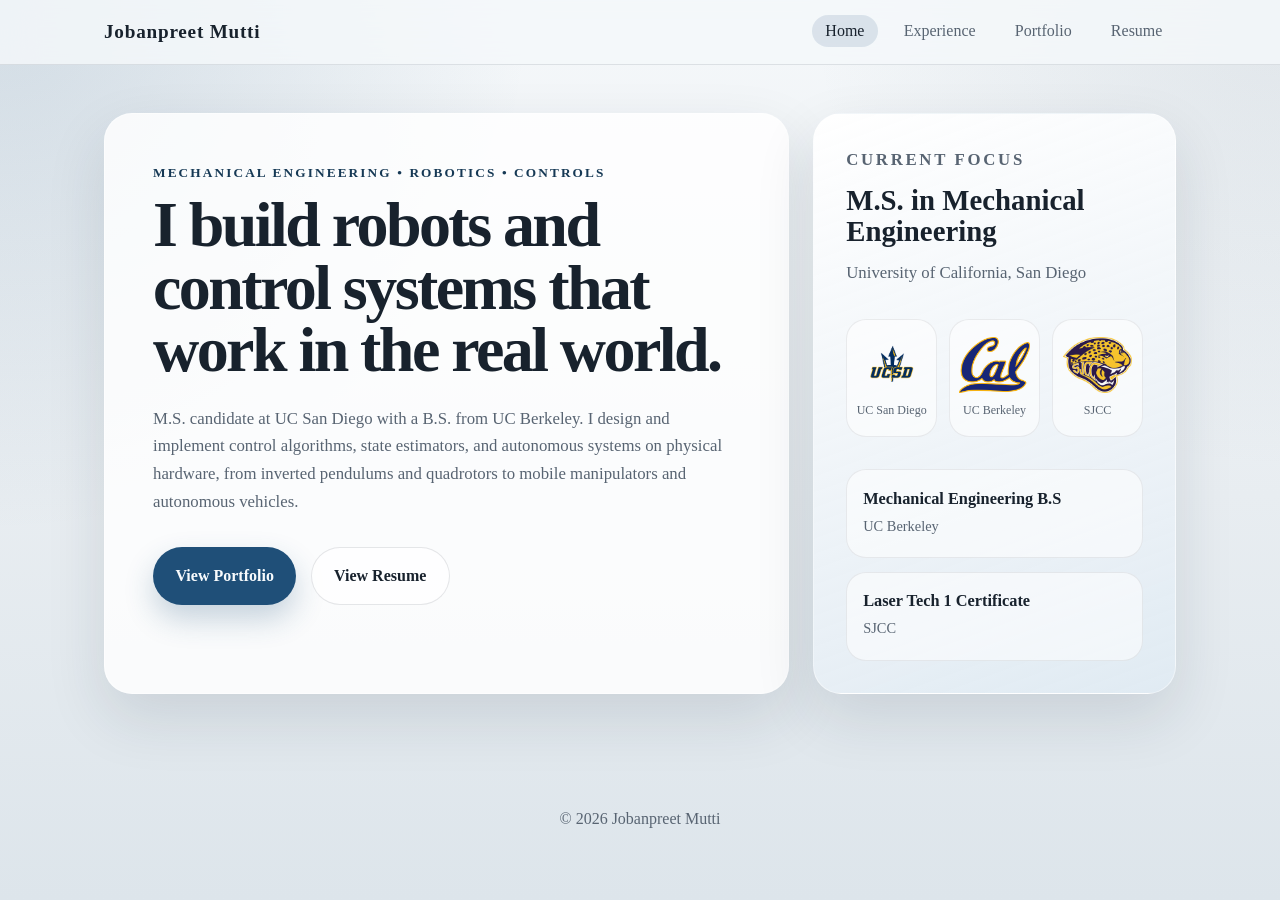
<file: index.html>
<!DOCTYPE html>
<html lang="en">
<head>
    <meta charset="UTF-8">
    <meta name="viewport" content="width=device-width, initial-scale=1.0">
    <title>Jobanpreet Mutti | Home</title>
    <script async src="https://www.googletagmanager.com/gtag/js?id=G-CJGQ388N40"></script>
    <script>
        window.dataLayer = window.dataLayer || [];
        function gtag(){dataLayer.push(arguments);}
        gtag('js', new Date());
        gtag('config', 'G-CJGQ388N40');
    </script>
    <link rel="stylesheet" href="style.css">
</head>
<body>
    <header class="site-header">
        <div class="nav-container">
            <a href="index.html" class="logo">Jobanpreet Mutti</a>
            <nav aria-label="Primary navigation">
                <ul class="nav-links">
                    <li><a href="index.html" class="active">Home</a></li>
                    <li><a href="experience.html">Experience</a></li>
                    <li><a href="portfolio.html">Portfolio</a></li>
                    <li><a href="resume.html">Resume</a></li>
                </ul>
            </nav>
        </div>
    </header>

    <main class="page-shell">
        <section class="hero-panel">
            <div class="hero-copy">
                <p class="eyebrow">Mechanical Engineering • Robotics • Controls</p>
                <h1>I build robots and control systems that work in the real world.</h1>
                <p class="hero-summary">
                    M.S. candidate at UC San Diego with a B.S. from UC Berkeley. I design and implement control algorithms,
                    state estimators, and autonomous systems on physical hardware, from inverted pendulums and quadrotors
                    to mobile manipulators and autonomous vehicles.
                </p>
                <div class="hero-actions">
                    <a class="button button-primary" href="portfolio.html">View Portfolio</a>
                    <a class="button button-secondary" href="resume.html">View Resume</a>
                </div>
            </div>

            <aside class="hero-card">
                <p class="card-label">Current Focus</p>
                <h2>M.S. in Mechanical Engineering</h2>
                <p>University of California, San Diego</p>
                <div class="credential-logos">
                    <div class="credential-logo-item">
                        <img src="assets/logos/ucsd-logo.png" alt="UC San Diego">
                        <span>UC San Diego</span>
                    </div>
                    <div class="credential-logo-item">
                        <img src="assets/logos/Cal_logo.png" alt="UC Berkeley">
                        <span>UC Berkeley</span>
                    </div>
                    <div class="credential-logo-item">
                        <img src="assets/logos/sjcc_logo.png" alt="SJCC">
                        <span>SJCC</span>
                    </div>
                </div>
                <div class="hero-stat-list">
                    <div>
                        <span class="stat-number">Mechanical Engineering B.S</span>
                        <span class="stat-label">UC Berkeley</span>
                    </div>
                    <div>
                        <span class="stat-number">Laser Tech 1 Certificate</span>
                        <span class="stat-label">SJCC</span>
                    </div>
                </div>
            </aside>
        </section>

    </main>

    <footer class="site-footer">
        <p>&copy; 2026 Jobanpreet Mutti</p>
    </footer>
</body>
</html>
</file>
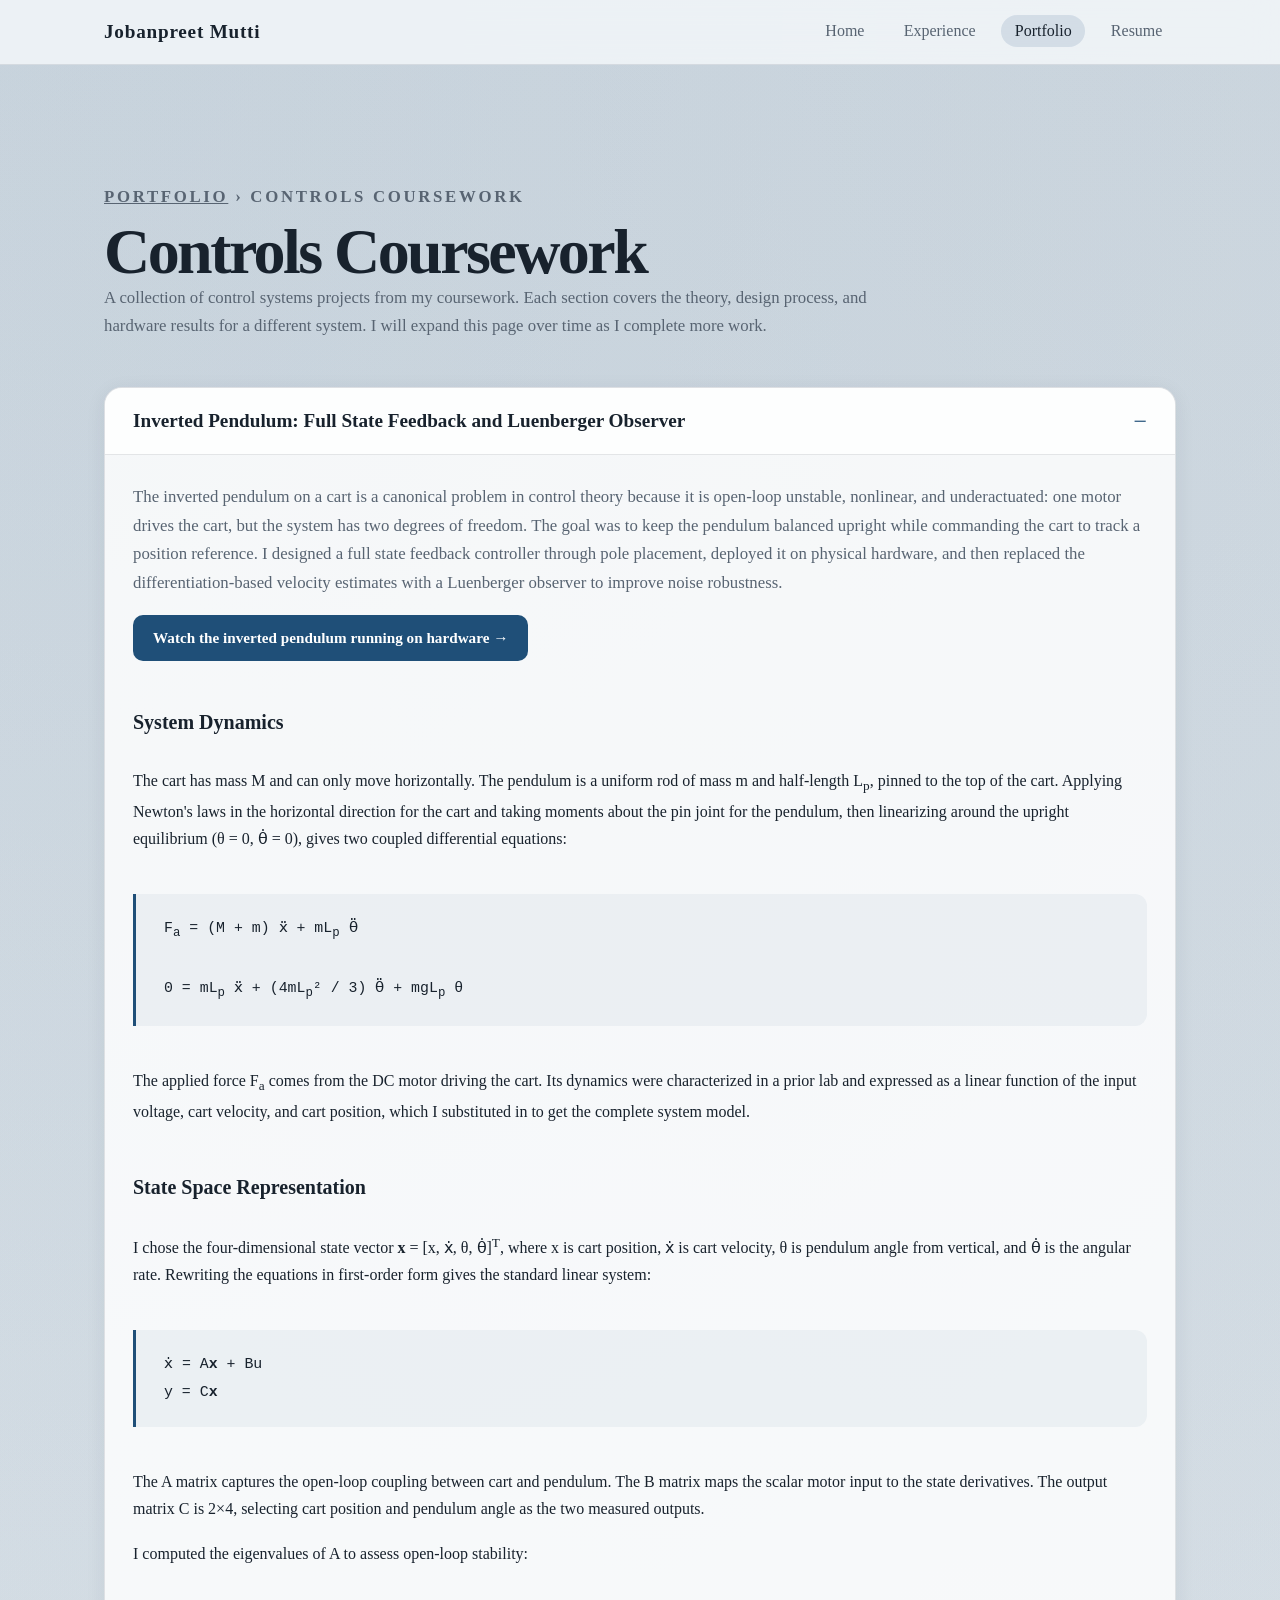
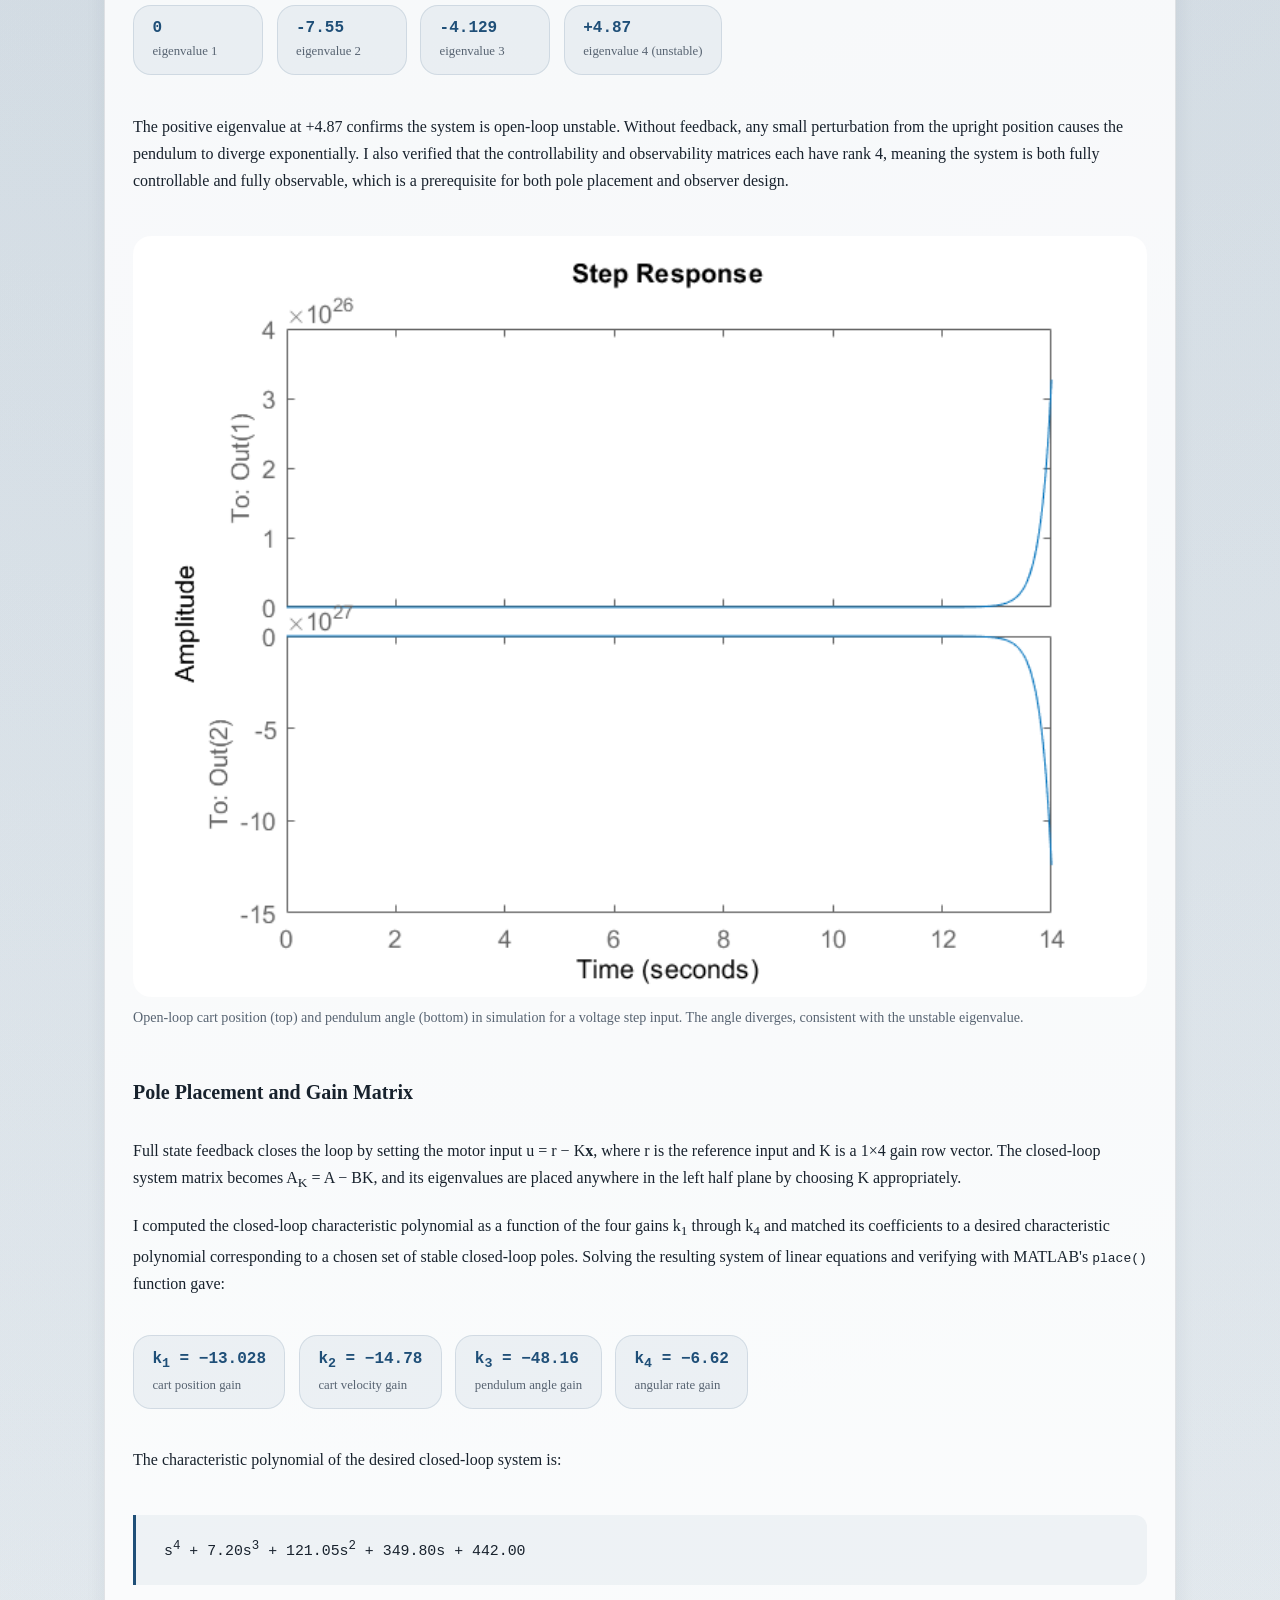
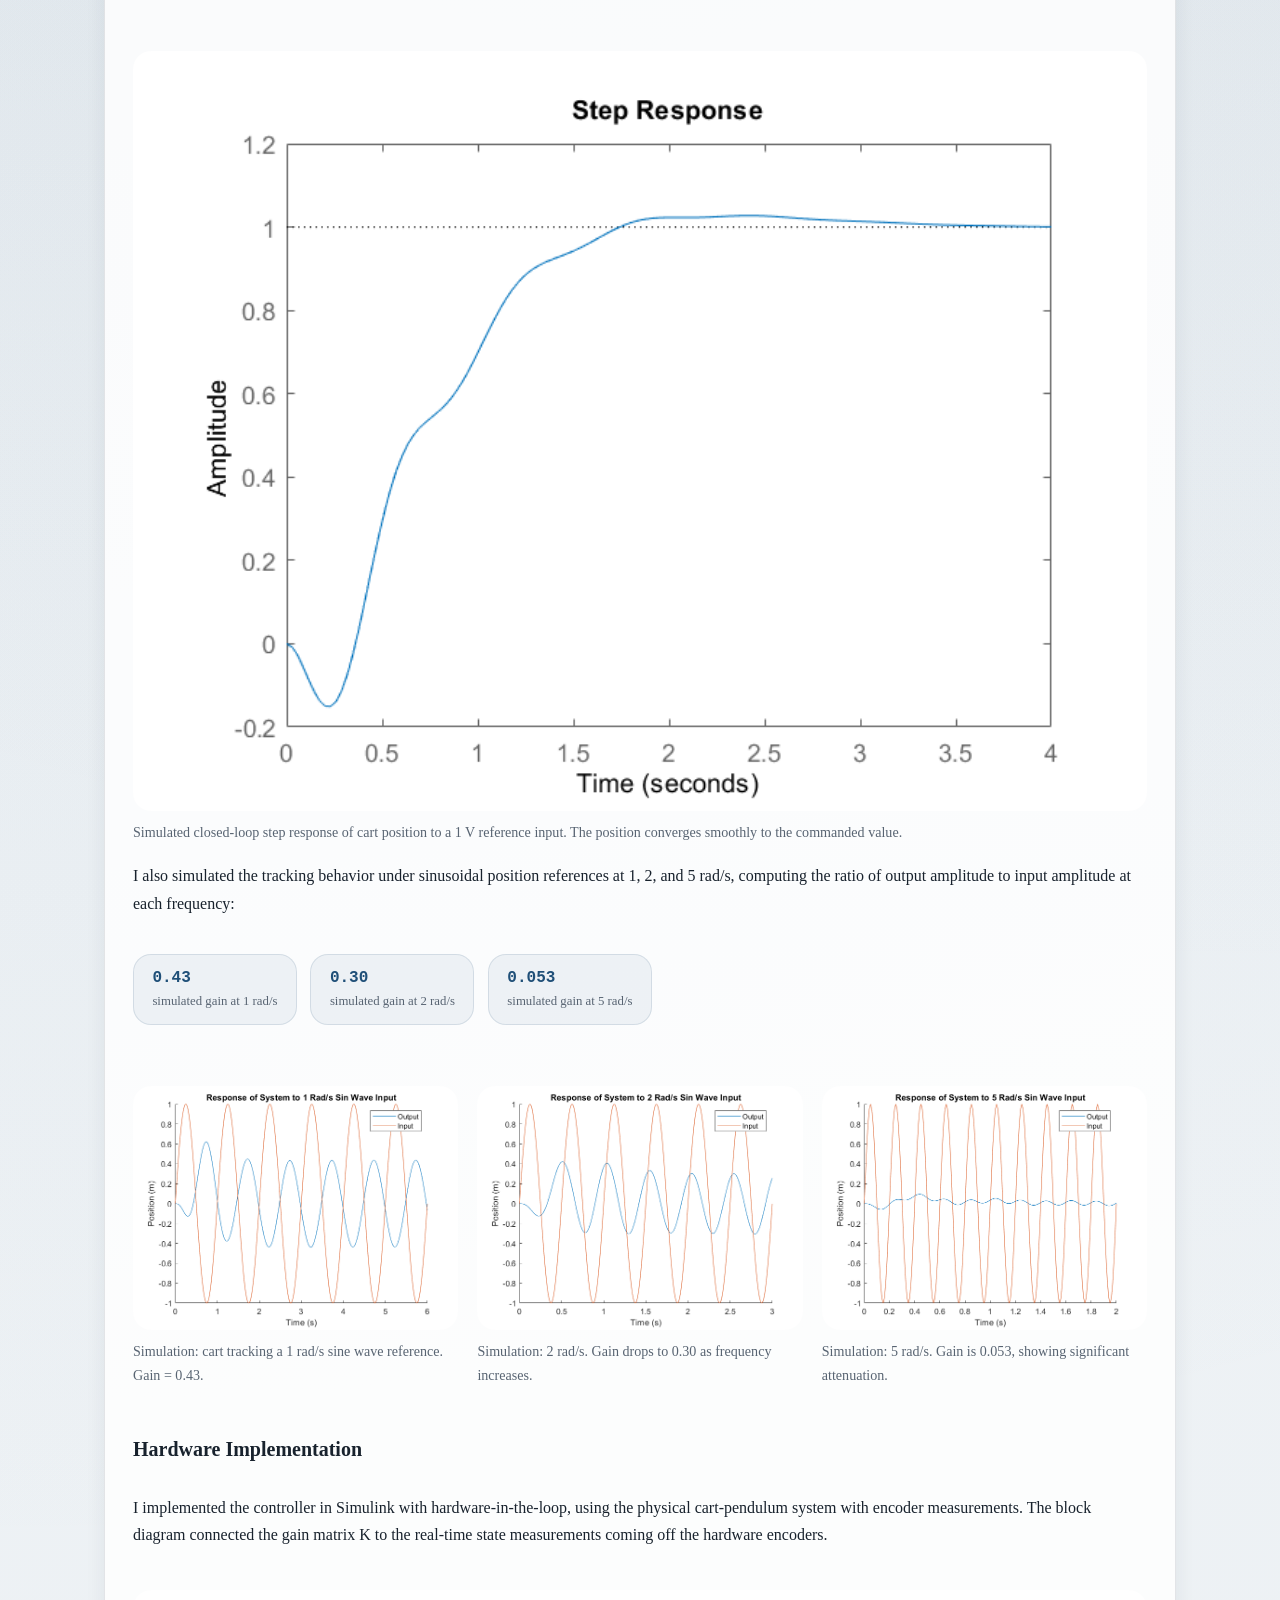
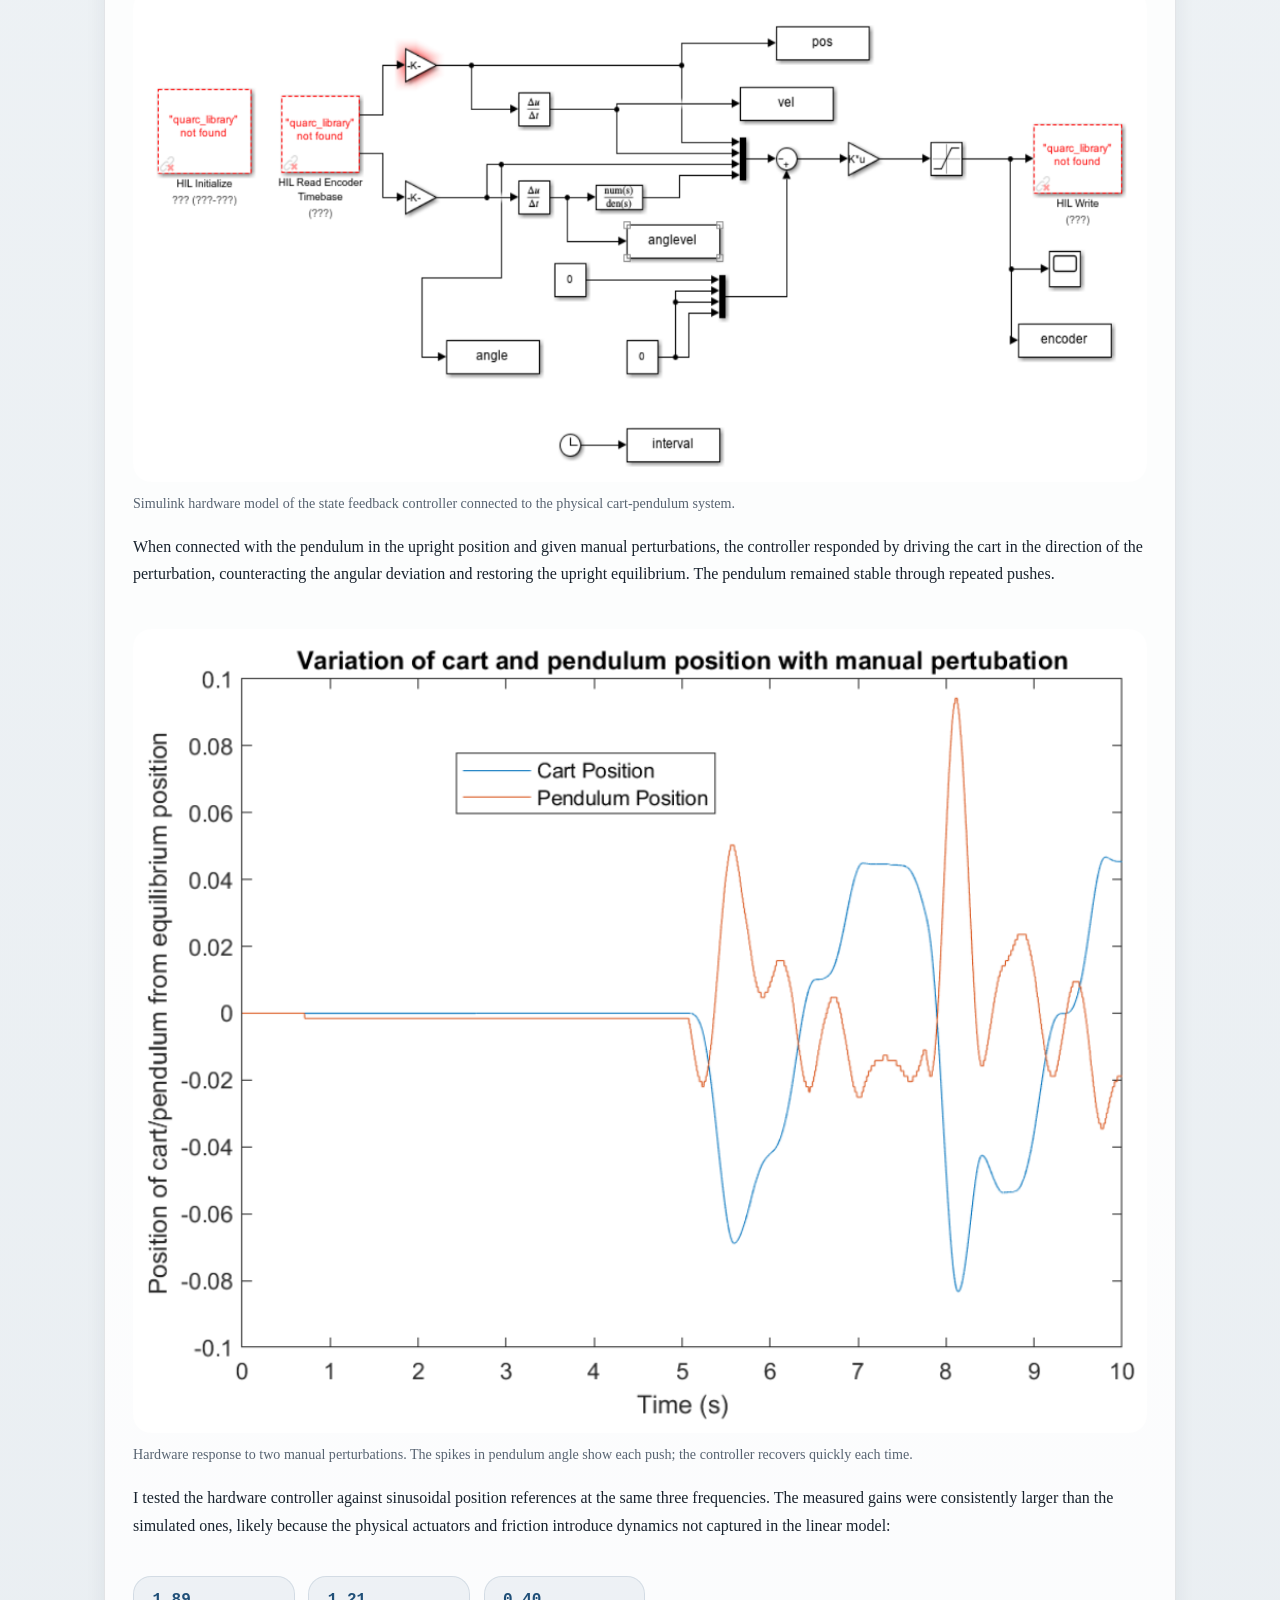
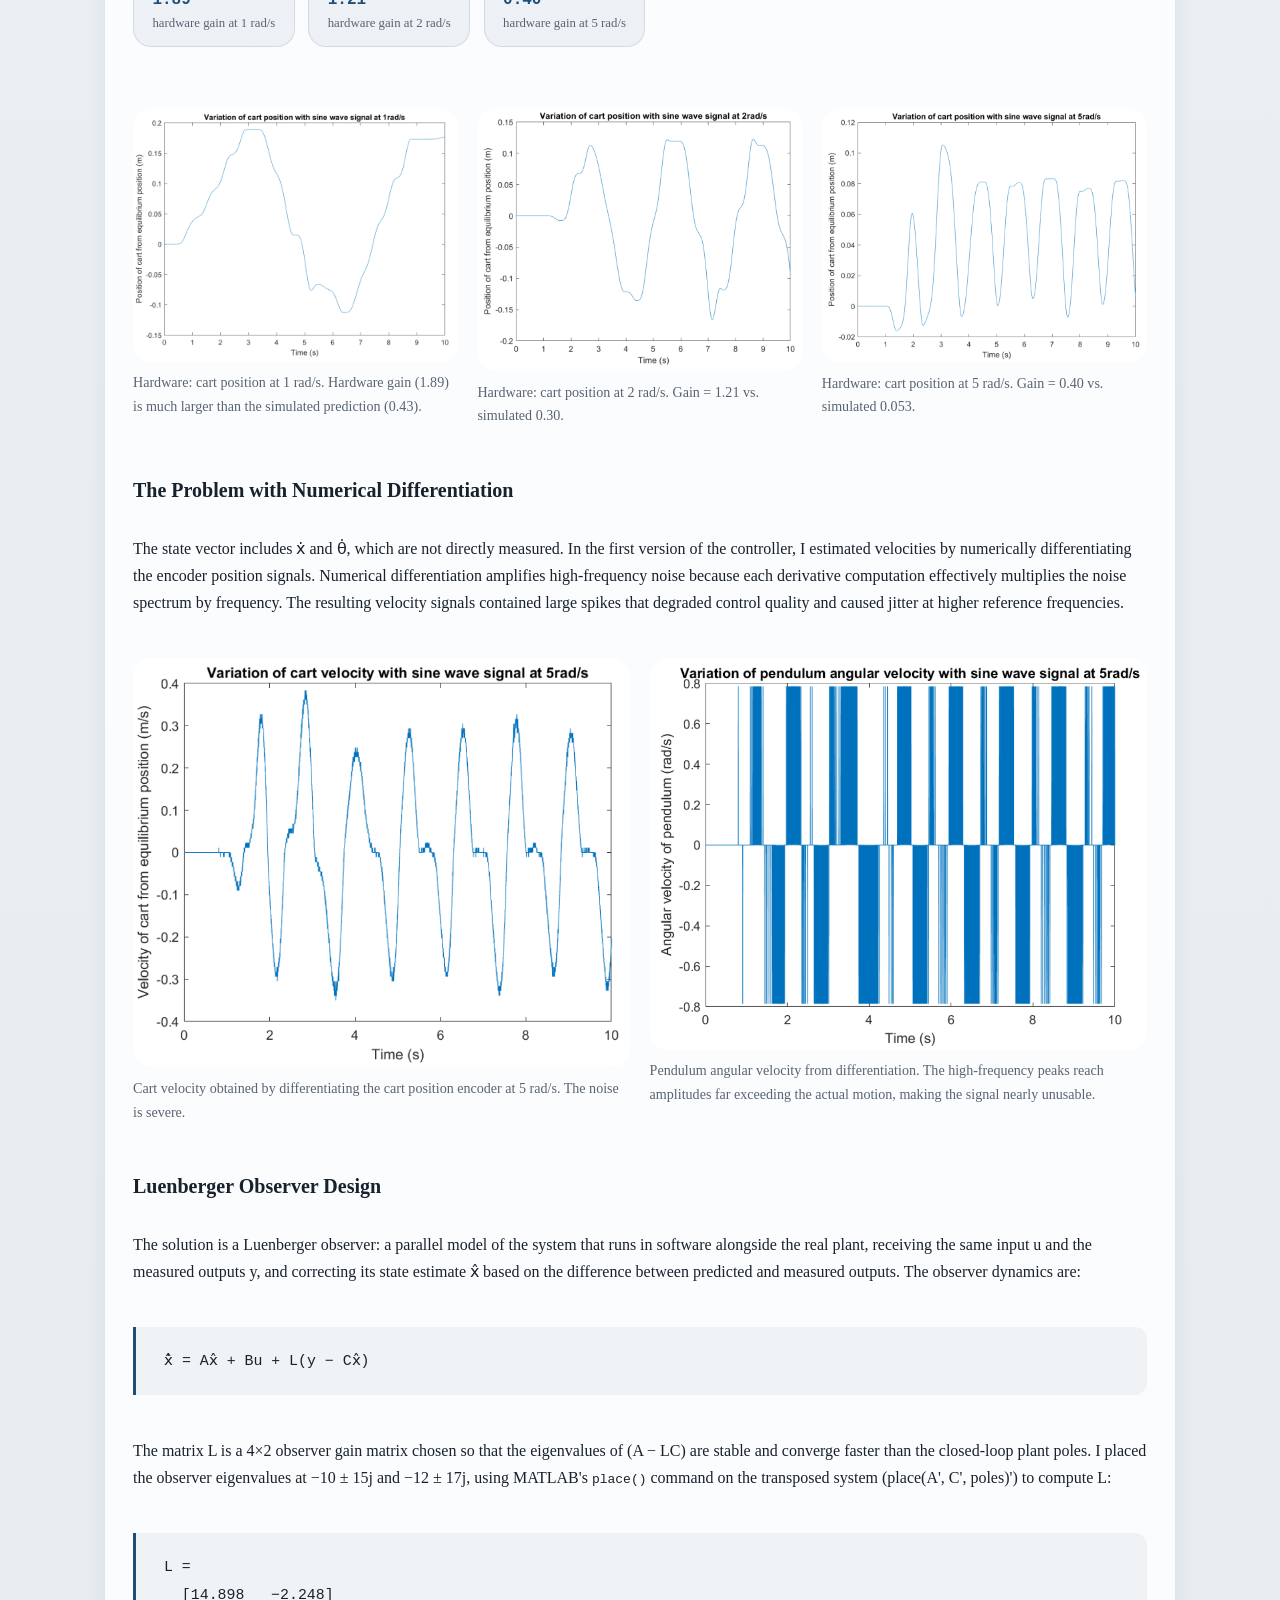
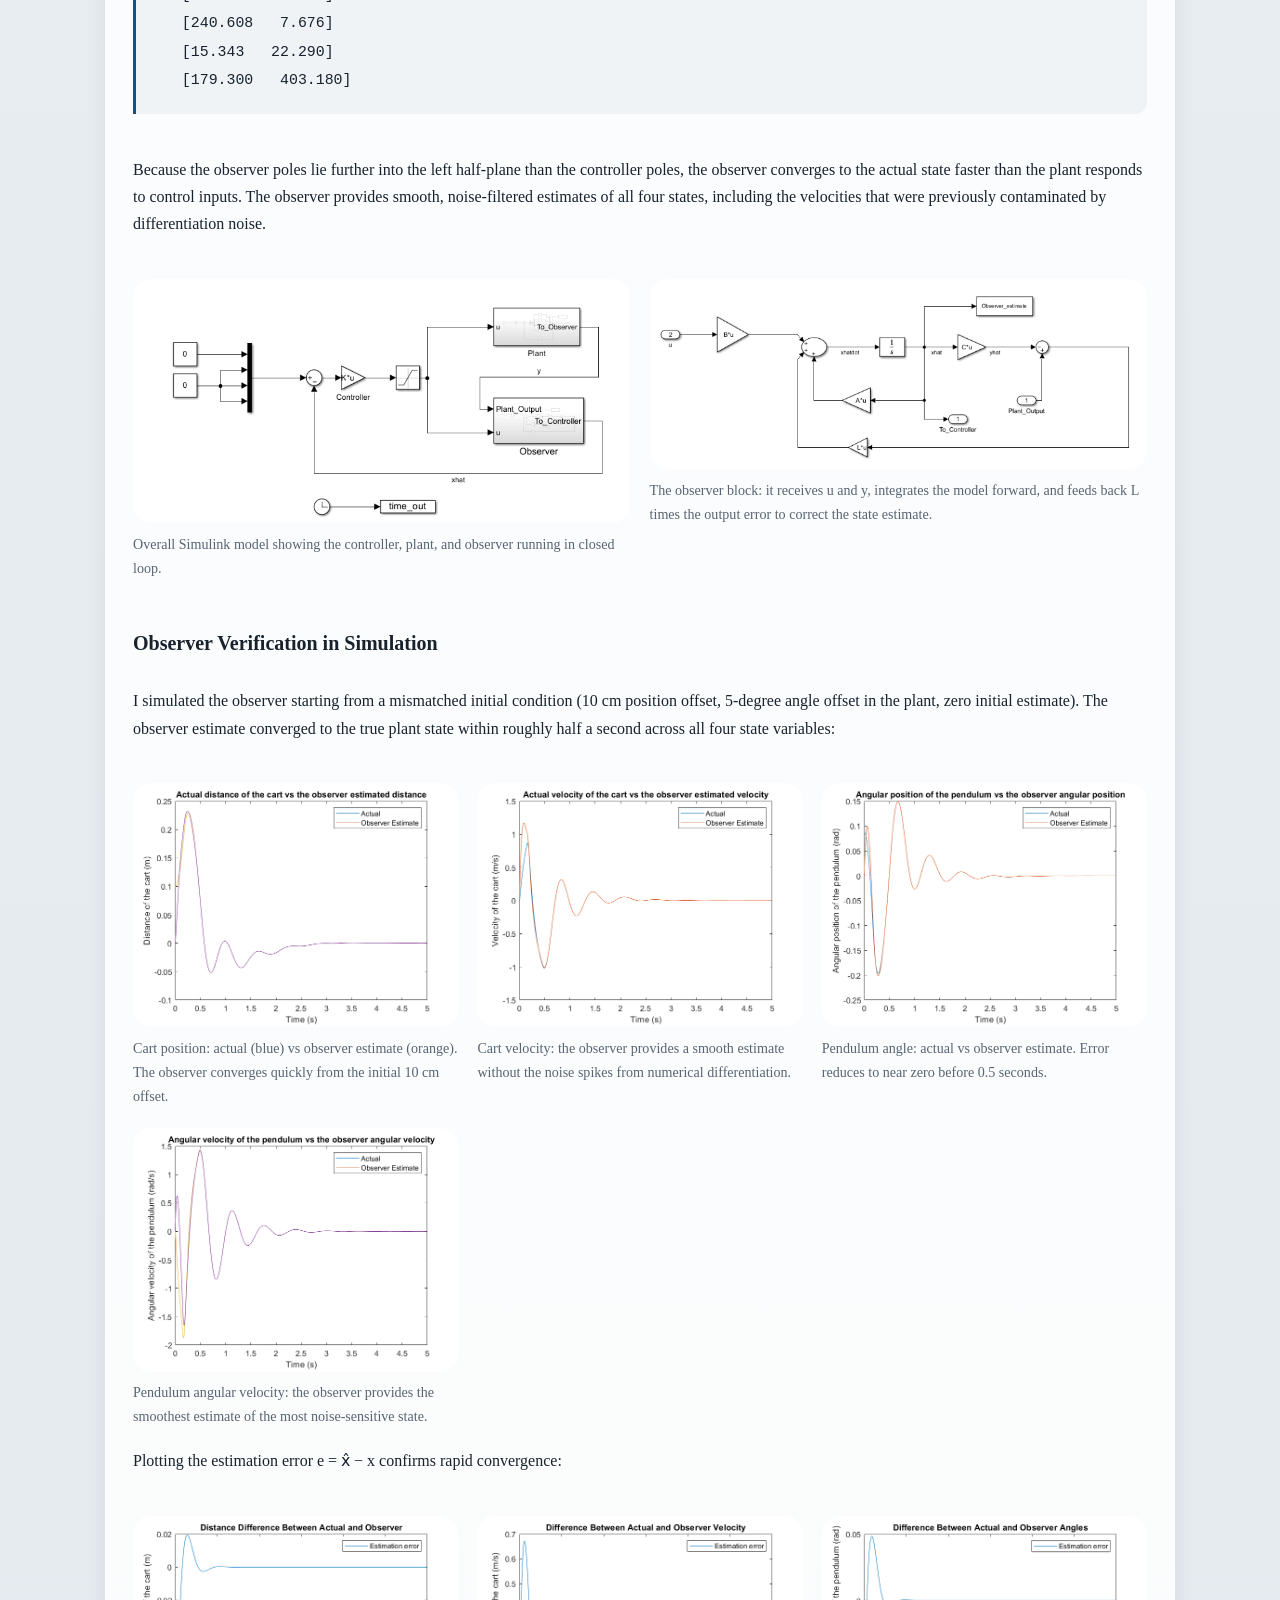
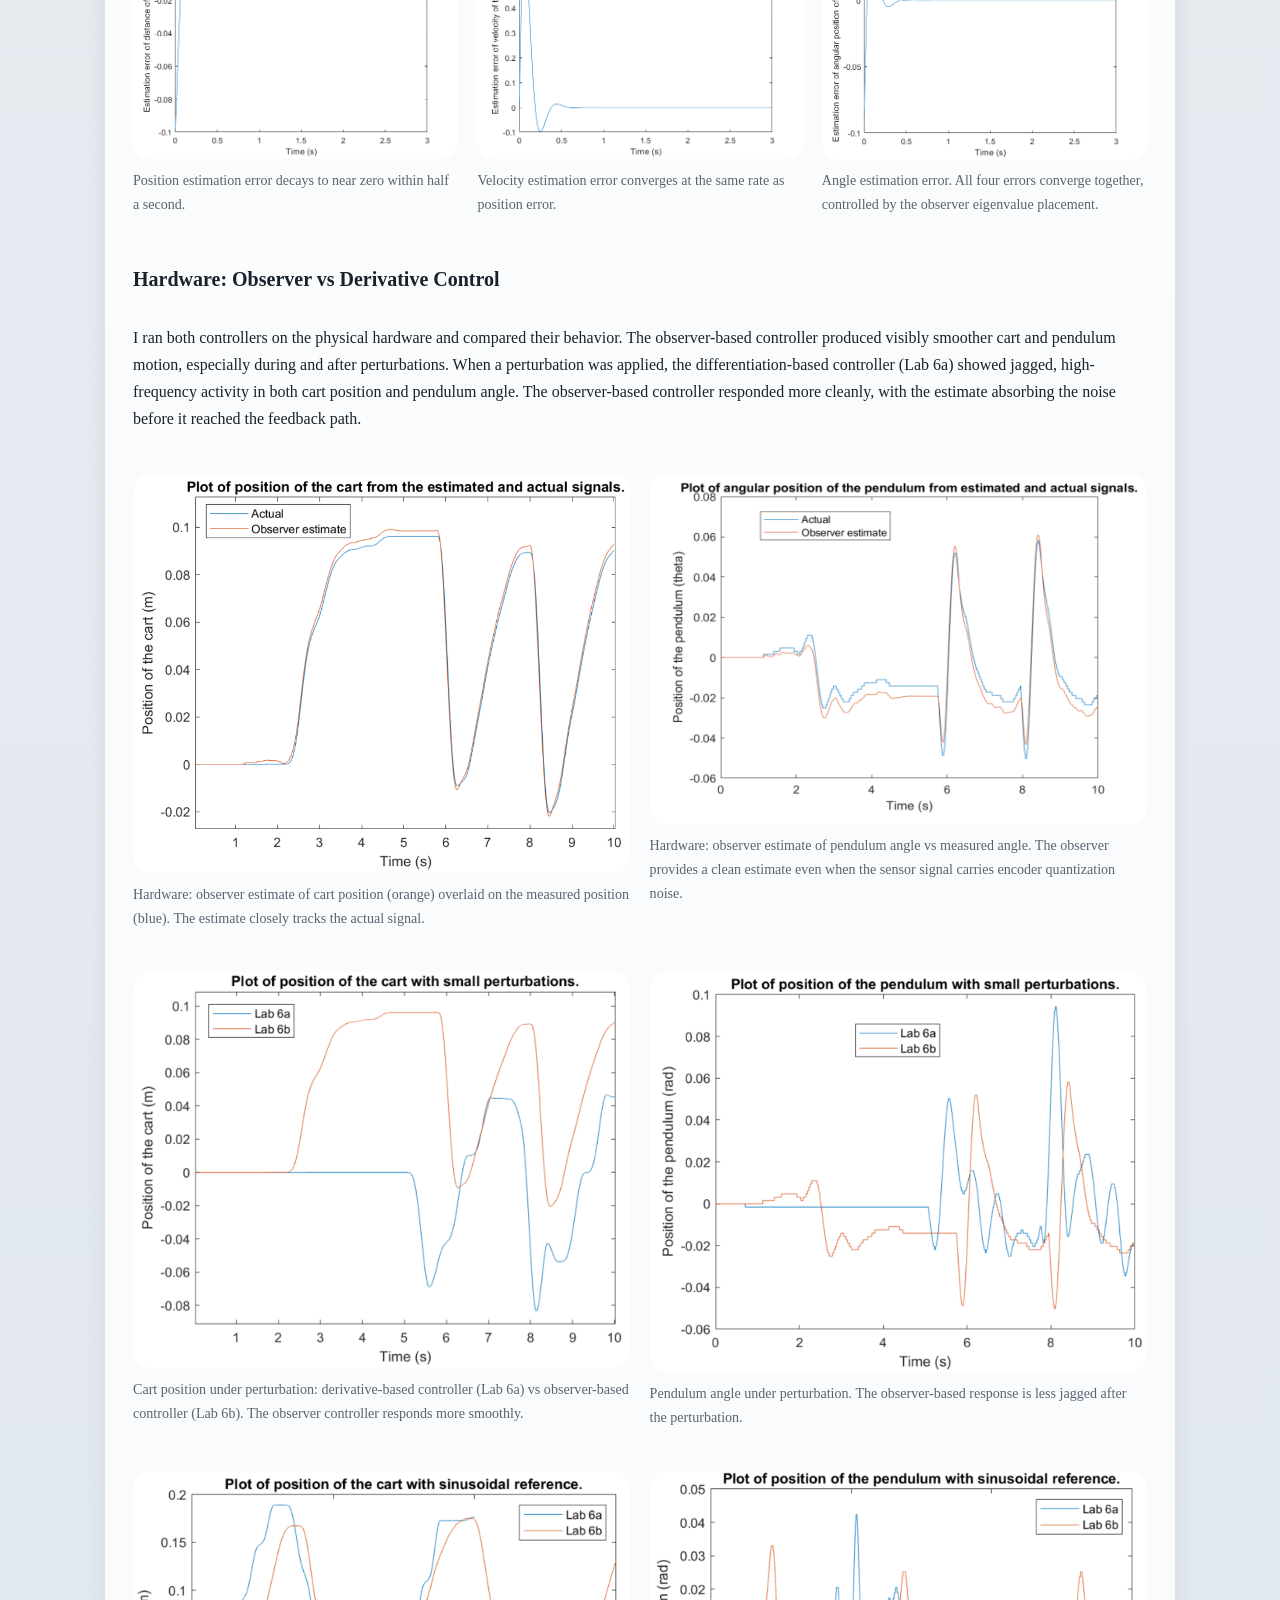
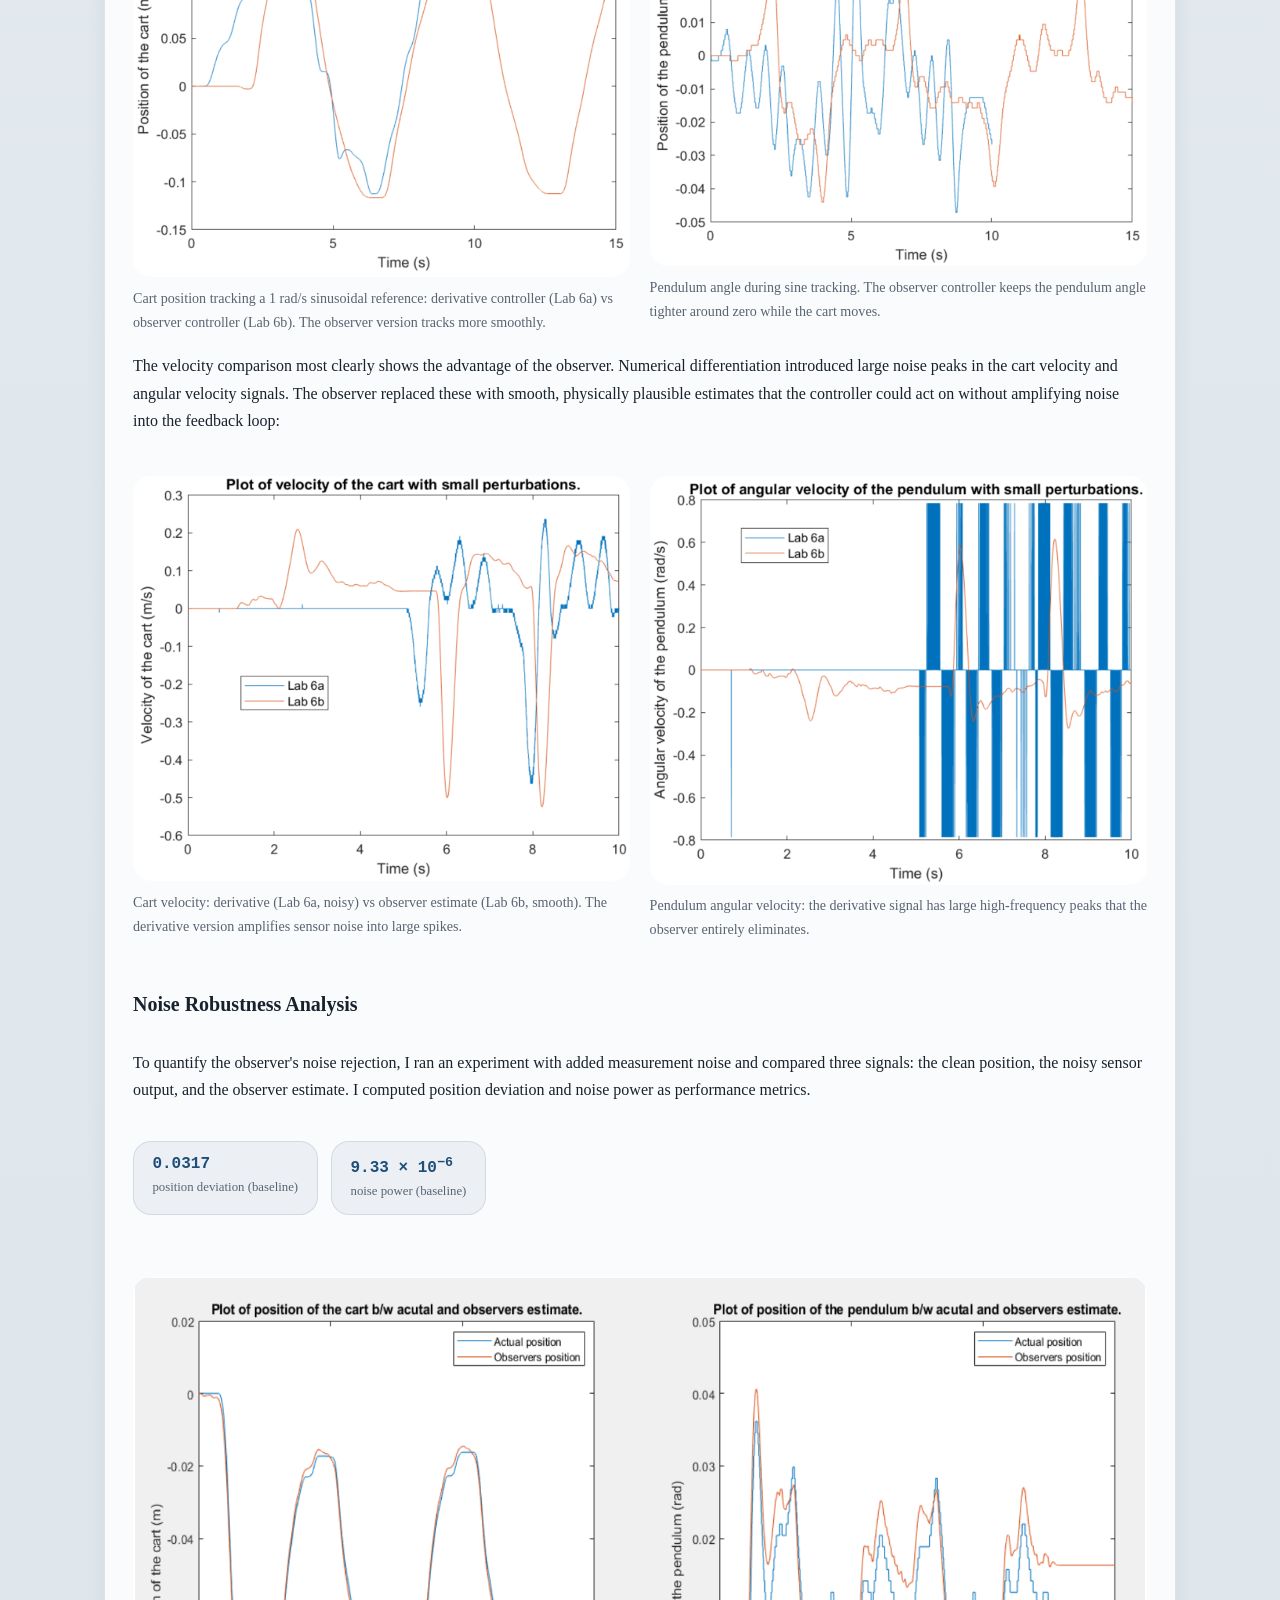
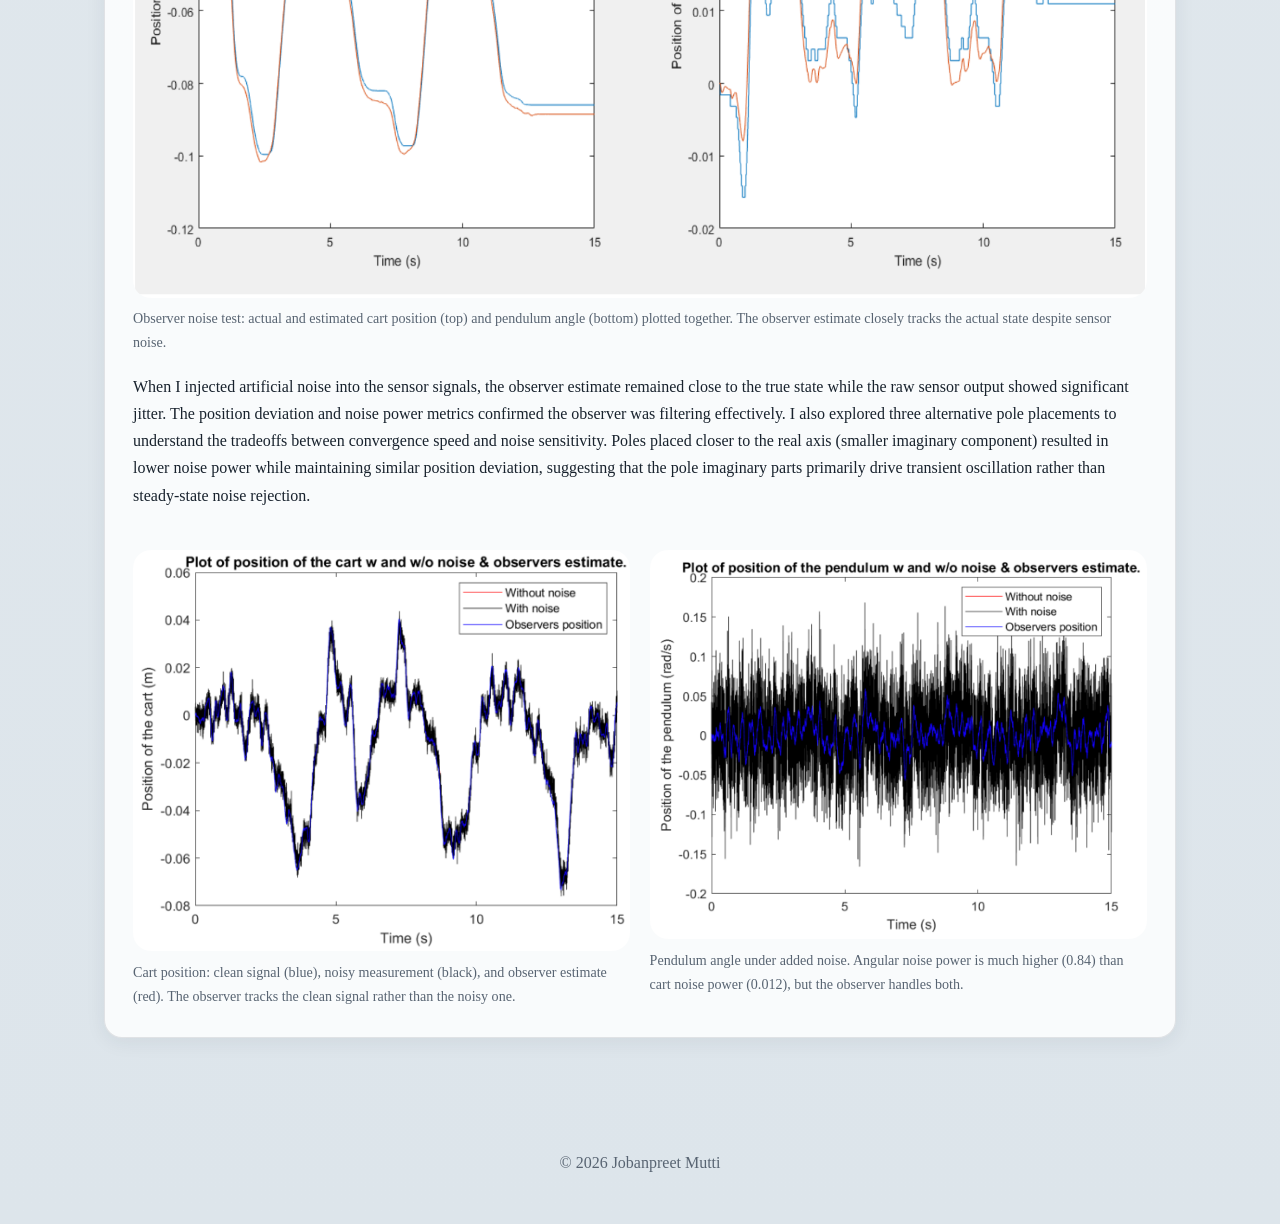
<file: controls-coursework.html>
<!DOCTYPE html>
<html lang="en">
<head>
    <meta charset="UTF-8">
    <meta name="viewport" content="width=device-width, initial-scale=1.0">
    <title>Jobanpreet Mutti | Controls Coursework</title>
    <script async src="https://www.googletagmanager.com/gtag/js?id=G-CJGQ388N40"></script>
    <script>
        window.dataLayer = window.dataLayer || [];
        function gtag(){dataLayer.push(arguments);}
        gtag('js', new Date());
        gtag('config', 'G-CJGQ388N40');
    </script>
    <link rel="stylesheet" href="style.css">
</head>
<body>
    <header class="site-header">
        <div class="nav-container">
            <a href="index.html" class="logo">Jobanpreet Mutti</a>
            <nav aria-label="Primary navigation">
                <ul class="nav-links">
                    <li><a href="index.html">Home</a></li>
                    <li><a href="experience.html">Experience</a></li>
                    <li><a href="portfolio.html" class="active">Portfolio</a></li>
                    <li><a href="resume.html">Resume</a></li>
                </ul>
            </nav>
        </div>
    </header>

    <main class="page-shell">
        <section class="page-intro">
            <p class="eyebrow"><a href="portfolio.html">Portfolio</a> &rsaquo; Controls Coursework</p>
            <h1>Controls Coursework</h1>
            <p>
                A collection of control systems projects from my coursework. Each section covers the theory, design process, and hardware results for a different system. I will expand this page over time as I complete more work.
            </p>
        </section>

        <div class="course-sections">

            <!-- ═══════════════════════════════════════════════════════════
                 INVERTED PENDULUM
            ═══════════════════════════════════════════════════════════ -->
            <details class="course-section" open>
                <summary>
                    <span>Inverted Pendulum: Full State Feedback and Luenberger Observer</span>
                </summary>
                <div class="course-section-body">

                    <p class="course-intro-text">
                        The inverted pendulum on a cart is a canonical problem in control theory because it is open-loop unstable, nonlinear, and underactuated: one motor drives the cart, but the system has two degrees of freedom. The goal was to keep the pendulum balanced upright while commanding the cart to track a position reference. I designed a full state feedback controller through pole placement, deployed it on physical hardware, and then replaced the differentiation-based velocity estimates with a Luenberger observer to improve noise robustness.
                    </p>

                    <a class="course-video-link" href="https://drive.google.com/file/d/1B-WVJoHYByL-YEHKXkV_KxiFaJQDfcd2/view?usp=sharing" target="_blank" rel="noreferrer">
                        Watch the inverted pendulum running on hardware &rarr;
                    </a>

                    <!-- ─── SECTION 1: SYSTEM DYNAMICS ─── -->
                    <h3 class="subsection-h3">System Dynamics</h3>
                    <p>
                        The cart has mass M and can only move horizontally. The pendulum is a uniform rod of mass m and half-length L<sub>p</sub>, pinned to the top of the cart. Applying Newton's laws in the horizontal direction for the cart and taking moments about the pin joint for the pendulum, then linearizing around the upright equilibrium (&theta; = 0, &theta;&#775; = 0), gives two coupled differential equations:
                    </p>
                    <div class="equation-block">
                        F<sub>a</sub> = (M + m) ẍ + mL<sub>p</sub> &theta;&#776;<br><br>
                        0 = mL<sub>p</sub> ẍ + (4mL<sub>p</sub>² / 3) &theta;&#776; + mgL<sub>p</sub> &theta;
                    </div>
                    <p>
                        The applied force F<sub>a</sub> comes from the DC motor driving the cart. Its dynamics were characterized in a prior lab and expressed as a linear function of the input voltage, cart velocity, and cart position, which I substituted in to get the complete system model.
                    </p>

                    <!-- ─── SECTION 2: STATE SPACE ─── -->
                    <h3 class="subsection-h3">State Space Representation</h3>
                    <p>
                        I chose the four-dimensional state vector <strong>x</strong> = [x, ẋ, &theta;, &theta;&#775;]<sup>T</sup>, where x is cart position, ẋ is cart velocity, &theta; is pendulum angle from vertical, and &theta;&#775; is the angular rate. Rewriting the equations in first-order form gives the standard linear system:
                    </p>
                    <div class="equation-block">
                        ẋ = A<strong>x</strong> + Bu<br>
                        y = C<strong>x</strong>
                    </div>
                    <p>
                        The A matrix captures the open-loop coupling between cart and pendulum. The B matrix maps the scalar motor input to the state derivatives. The output matrix C is 2&times;4, selecting cart position and pendulum angle as the two measured outputs.
                    </p>
                    <p>
                        I computed the eigenvalues of A to assess open-loop stability:
                    </p>
                    <div class="stat-row">
                        <div class="stat-pill">
                            <span class="pill-number">0</span>
                            <span class="pill-label">eigenvalue 1</span>
                        </div>
                        <div class="stat-pill">
                            <span class="pill-number">-7.55</span>
                            <span class="pill-label">eigenvalue 2</span>
                        </div>
                        <div class="stat-pill">
                            <span class="pill-number">-4.129</span>
                            <span class="pill-label">eigenvalue 3</span>
                        </div>
                        <div class="stat-pill">
                            <span class="pill-number">+4.87</span>
                            <span class="pill-label">eigenvalue 4 (unstable)</span>
                        </div>
                    </div>
                    <p>
                        The positive eigenvalue at +4.87 confirms the system is open-loop unstable. Without feedback, any small perturbation from the upright position causes the pendulum to diverge exponentially. I also verified that the controllability and observability matrices each have rank 4, meaning the system is both fully controllable and fully observable, which is a prerequisite for both pole placement and observer design.
                    </p>

                    <!-- Simulation: step response -->
                    <div class="figure-grid" style="grid-template-columns: 1fr;">
                        <div class="inline-figure">
                            <img src="assets/controls%20coursework/pendulum-step-response.png" alt="Cart position and pendulum angle response to a voltage step input">
                            <p class="figure-caption">Open-loop cart position (top) and pendulum angle (bottom) in simulation for a voltage step input. The angle diverges, consistent with the unstable eigenvalue.</p>
                        </div>
                    </div>

                    <!-- ─── SECTION 3: POLE PLACEMENT ─── -->
                    <h3 class="subsection-h3">Pole Placement and Gain Matrix</h3>
                    <p>
                        Full state feedback closes the loop by setting the motor input u = r &minus; K<strong>x</strong>, where r is the reference input and K is a 1&times;4 gain row vector. The closed-loop system matrix becomes A<sub>K</sub> = A &minus; BK, and its eigenvalues are placed anywhere in the left half plane by choosing K appropriately.
                    </p>
                    <p>
                        I computed the closed-loop characteristic polynomial as a function of the four gains k<sub>1</sub> through k<sub>4</sub> and matched its coefficients to a desired characteristic polynomial corresponding to a chosen set of stable closed-loop poles. Solving the resulting system of linear equations and verifying with MATLAB's <code>place()</code> function gave:
                    </p>
                    <div class="stat-row">
                        <div class="stat-pill">
                            <span class="pill-number">k<sub>1</sub> = &minus;13.028</span>
                            <span class="pill-label">cart position gain</span>
                        </div>
                        <div class="stat-pill">
                            <span class="pill-number">k<sub>2</sub> = &minus;14.78</span>
                            <span class="pill-label">cart velocity gain</span>
                        </div>
                        <div class="stat-pill">
                            <span class="pill-number">k<sub>3</sub> = &minus;48.16</span>
                            <span class="pill-label">pendulum angle gain</span>
                        </div>
                        <div class="stat-pill">
                            <span class="pill-number">k<sub>4</sub> = &minus;6.62</span>
                            <span class="pill-label">angular rate gain</span>
                        </div>
                    </div>
                    <p>
                        The characteristic polynomial of the desired closed-loop system is:
                    </p>
                    <div class="equation-block">
                        s<sup>4</sup> + 7.20s<sup>3</sup> + 121.05s<sup>2</sup> + 349.80s + 442.00
                    </div>

                    <!-- Simulation: unit step and sine wave -->
                    <div class="figure-grid" style="grid-template-columns: 1fr;">
                        <div class="inline-figure">
                            <img src="assets/controls%20coursework/pendulum-unit-step-response.png" alt="Closed-loop step response of cart position">
                            <p class="figure-caption">Simulated closed-loop step response of cart position to a 1 V reference input. The position converges smoothly to the commanded value.</p>
                        </div>
                    </div>
                    <p>
                        I also simulated the tracking behavior under sinusoidal position references at 1, 2, and 5 rad/s, computing the ratio of output amplitude to input amplitude at each frequency:
                    </p>
                    <div class="stat-row">
                        <div class="stat-pill">
                            <span class="pill-number">0.43</span>
                            <span class="pill-label">simulated gain at 1 rad/s</span>
                        </div>
                        <div class="stat-pill">
                            <span class="pill-number">0.30</span>
                            <span class="pill-label">simulated gain at 2 rad/s</span>
                        </div>
                        <div class="stat-pill">
                            <span class="pill-number">0.053</span>
                            <span class="pill-label">simulated gain at 5 rad/s</span>
                        </div>
                    </div>
                    <div class="figure-grid">
                        <div class="inline-figure">
                            <img src="assets/controls%20coursework/pendulum-sim-1rad.png" alt="Simulated cart position tracking a 1 rad/s sine wave">
                            <p class="figure-caption">Simulation: cart tracking a 1 rad/s sine wave reference. Gain = 0.43.</p>
                        </div>
                        <div class="inline-figure">
                            <img src="assets/controls%20coursework/pendulum-sim-2rad.png" alt="Simulated cart position tracking a 2 rad/s sine wave">
                            <p class="figure-caption">Simulation: 2 rad/s. Gain drops to 0.30 as frequency increases.</p>
                        </div>
                        <div class="inline-figure">
                            <img src="assets/controls%20coursework/pendulum-sim-5rad.png" alt="Simulated cart position tracking a 5 rad/s sine wave">
                            <p class="figure-caption">Simulation: 5 rad/s. Gain is 0.053, showing significant attenuation.</p>
                        </div>
                    </div>

                    <!-- ─── SECTION 4: HARDWARE ─── -->
                    <h3 class="subsection-h3">Hardware Implementation</h3>
                    <p>
                        I implemented the controller in Simulink with hardware-in-the-loop, using the physical cart-pendulum system with encoder measurements. The block diagram connected the gain matrix K to the real-time state measurements coming off the hardware encoders.
                    </p>
                    <div class="figure-grid" style="grid-template-columns: 1fr;">
                        <div class="inline-figure">
                            <img src="assets/controls%20coursework/pendulum-simulink-model.png" alt="Simulink hardware model of the full state feedback controller">
                            <p class="figure-caption">Simulink hardware model of the state feedback controller connected to the physical cart-pendulum system.</p>
                        </div>
                    </div>
                    <p>
                        When connected with the pendulum in the upright position and given manual perturbations, the controller responded by driving the cart in the direction of the perturbation, counteracting the angular deviation and restoring the upright equilibrium. The pendulum remained stable through repeated pushes.
                    </p>
                    <div class="figure-grid" style="grid-template-columns: 1fr;">
                        <div class="inline-figure">
                            <img src="assets/controls%20coursework/pendulum-hw-perturbation.png" alt="Cart position and pendulum angle with manual perturbations on hardware">
                            <p class="figure-caption">Hardware response to two manual perturbations. The spikes in pendulum angle show each push; the controller recovers quickly each time.</p>
                        </div>
                    </div>

                    <p>
                        I tested the hardware controller against sinusoidal position references at the same three frequencies. The measured gains were consistently larger than the simulated ones, likely because the physical actuators and friction introduce dynamics not captured in the linear model:
                    </p>
                    <div class="stat-row">
                        <div class="stat-pill">
                            <span class="pill-number">1.89</span>
                            <span class="pill-label">hardware gain at 1 rad/s</span>
                        </div>
                        <div class="stat-pill">
                            <span class="pill-number">1.21</span>
                            <span class="pill-label">hardware gain at 2 rad/s</span>
                        </div>
                        <div class="stat-pill">
                            <span class="pill-number">0.40</span>
                            <span class="pill-label">hardware gain at 5 rad/s</span>
                        </div>
                    </div>
                    <div class="figure-grid">
                        <div class="inline-figure">
                            <img src="assets/controls%20coursework/pendulum-hw-1rad-cart.png" alt="Hardware cart position tracking 1 rad/s sine wave">
                            <p class="figure-caption">Hardware: cart position at 1 rad/s. Hardware gain (1.89) is much larger than the simulated prediction (0.43).</p>
                        </div>
                        <div class="inline-figure">
                            <img src="assets/controls%20coursework/pendulum-hw-2rad-cart.png" alt="Hardware cart position tracking 2 rad/s sine wave">
                            <p class="figure-caption">Hardware: cart position at 2 rad/s. Gain = 1.21 vs. simulated 0.30.</p>
                        </div>
                        <div class="inline-figure">
                            <img src="assets/controls%20coursework/pendulum-hw-5rad-cart.png" alt="Hardware cart position tracking 5 rad/s sine wave">
                            <p class="figure-caption">Hardware: cart position at 5 rad/s. Gain = 0.40 vs. simulated 0.053.</p>
                        </div>
                    </div>

                    <!-- ─── SECTION 5: DIFFERENTIATION PROBLEM ─── -->
                    <h3 class="subsection-h3">The Problem with Numerical Differentiation</h3>
                    <p>
                        The state vector includes ẋ and &theta;&#775;, which are not directly measured. In the first version of the controller, I estimated velocities by numerically differentiating the encoder position signals. Numerical differentiation amplifies high-frequency noise because each derivative computation effectively multiplies the noise spectrum by frequency. The resulting velocity signals contained large spikes that degraded control quality and caused jitter at higher reference frequencies.
                    </p>
                    <div class="figure-grid">
                        <div class="inline-figure">
                            <img src="assets/controls%20coursework/pendulum-diff-velocity.png" alt="Cart velocity obtained by numerical differentiation at 5 rad/s">
                            <p class="figure-caption">Cart velocity obtained by differentiating the cart position encoder at 5 rad/s. The noise is severe.</p>
                        </div>
                        <div class="inline-figure">
                            <img src="assets/controls%20coursework/pendulum-diff-angvel.png" alt="Pendulum angular velocity obtained by numerical differentiation at 5 rad/s">
                            <p class="figure-caption">Pendulum angular velocity from differentiation. The high-frequency peaks reach amplitudes far exceeding the actual motion, making the signal nearly unusable.</p>
                        </div>
                    </div>

                    <!-- ─── SECTION 6: OBSERVER DESIGN ─── -->
                    <h3 class="subsection-h3">Luenberger Observer Design</h3>
                    <p>
                        The solution is a Luenberger observer: a parallel model of the system that runs in software alongside the real plant, receiving the same input u and the measured outputs y, and correcting its state estimate x&#770; based on the difference between predicted and measured outputs. The observer dynamics are:
                    </p>
                    <div class="equation-block">
                        x&#770;&#775; = Ax&#770; + Bu + L(y &minus; Cx&#770;)
                    </div>
                    <p>
                        The matrix L is a 4&times;2 observer gain matrix chosen so that the eigenvalues of (A &minus; LC) are stable and converge faster than the closed-loop plant poles. I placed the observer eigenvalues at &minus;10 &plusmn; 15j and &minus;12 &plusmn; 17j, using MATLAB's <code>place()</code> command on the transposed system (place(A', C', poles)') to compute L:
                    </p>
                    <div class="equation-block">
                        L = <br>
                        &nbsp;&nbsp;[14.898 &nbsp;&nbsp;&minus;2.248]<br>
                        &nbsp;&nbsp;[240.608 &nbsp; 7.676]<br>
                        &nbsp;&nbsp;[15.343 &nbsp; 22.290]<br>
                        &nbsp;&nbsp;[179.300 &nbsp; 403.180]
                    </div>
                    <p>
                        Because the observer poles lie further into the left half-plane than the controller poles, the observer converges to the actual state faster than the plant responds to control inputs. The observer provides smooth, noise-filtered estimates of all four states, including the velocities that were previously contaminated by differentiation noise.
                    </p>

                    <!-- Simulink observer models -->
                    <div class="figure-grid">
                        <div class="inline-figure">
                            <img src="assets/controls%20coursework/observer-simulink-overall.png" alt="Overall Simulink model with controller, plant, and observer">
                            <p class="figure-caption">Overall Simulink model showing the controller, plant, and observer running in closed loop.</p>
                        </div>
                        <div class="inline-figure">
                            <img src="assets/controls%20coursework/observer-simulink-block.png" alt="Simulink observer block internals">
                            <p class="figure-caption">The observer block: it receives u and y, integrates the model forward, and feeds back L times the output error to correct the state estimate.</p>
                        </div>
                    </div>

                    <!-- ─── SECTION 7: SIMULATION VERIFICATION ─── -->
                    <h3 class="subsection-h3">Observer Verification in Simulation</h3>
                    <p>
                        I simulated the observer starting from a mismatched initial condition (10 cm position offset, 5-degree angle offset in the plant, zero initial estimate). The observer estimate converged to the true plant state within roughly half a second across all four state variables:
                    </p>
                    <div class="figure-grid">
                        <div class="inline-figure">
                            <img src="assets/controls%20coursework/observer-sim-cart-pos.png" alt="Simulated cart position: actual vs observer estimate">
                            <p class="figure-caption">Cart position: actual (blue) vs observer estimate (orange). The observer converges quickly from the initial 10 cm offset.</p>
                        </div>
                        <div class="inline-figure">
                            <img src="assets/controls%20coursework/observer-sim-cart-vel.png" alt="Simulated cart velocity: actual vs observer estimate">
                            <p class="figure-caption">Cart velocity: the observer provides a smooth estimate without the noise spikes from numerical differentiation.</p>
                        </div>
                        <div class="inline-figure">
                            <img src="assets/controls%20coursework/observer-sim-pendulum-angle.png" alt="Simulated pendulum angle: actual vs observer estimate">
                            <p class="figure-caption">Pendulum angle: actual vs observer estimate. Error reduces to near zero before 0.5 seconds.</p>
                        </div>
                        <div class="inline-figure">
                            <img src="assets/controls%20coursework/observer-sim-pendulum-angvel.png" alt="Simulated pendulum angular velocity: actual vs observer estimate">
                            <p class="figure-caption">Pendulum angular velocity: the observer provides the smoothest estimate of the most noise-sensitive state.</p>
                        </div>
                    </div>
                    <p>
                        Plotting the estimation error e = x&#770; &minus; x confirms rapid convergence:
                    </p>
                    <div class="figure-grid">
                        <div class="inline-figure">
                            <img src="assets/controls%20coursework/observer-error-pos.png" alt="Observer position estimation error over time">
                            <p class="figure-caption">Position estimation error decays to near zero within half a second.</p>
                        </div>
                        <div class="inline-figure">
                            <img src="assets/controls%20coursework/observer-error-vel.png" alt="Observer velocity estimation error over time">
                            <p class="figure-caption">Velocity estimation error converges at the same rate as position error.</p>
                        </div>
                        <div class="inline-figure">
                            <img src="assets/controls%20coursework/observer-error-angle.png" alt="Observer angle estimation error over time">
                            <p class="figure-caption">Angle estimation error. All four errors converge together, controlled by the observer eigenvalue placement.</p>
                        </div>
                    </div>

                    <!-- ─── SECTION 8: HARDWARE COMPARISON ─── -->
                    <h3 class="subsection-h3">Hardware: Observer vs Derivative Control</h3>
                    <p>
                        I ran both controllers on the physical hardware and compared their behavior. The observer-based controller produced visibly smoother cart and pendulum motion, especially during and after perturbations. When a perturbation was applied, the differentiation-based controller (Lab 6a) showed jagged, high-frequency activity in both cart position and pendulum angle. The observer-based controller responded more cleanly, with the estimate absorbing the noise before it reached the feedback path.
                    </p>
                    <div class="figure-grid">
                        <div class="inline-figure">
                            <img src="assets/controls%20coursework/observer-hw-cart-pos.png" alt="Hardware: estimated vs actual cart position from observer">
                            <p class="figure-caption">Hardware: observer estimate of cart position (orange) overlaid on the measured position (blue). The estimate closely tracks the actual signal.</p>
                        </div>
                        <div class="inline-figure">
                            <img src="assets/controls%20coursework/observer-hw-pendulum-angle.png" alt="Hardware: estimated vs actual pendulum angle from observer">
                            <p class="figure-caption">Hardware: observer estimate of pendulum angle vs measured angle. The observer provides a clean estimate even when the sensor signal carries encoder quantization noise.</p>
                        </div>
                    </div>
                    <div class="figure-grid">
                        <div class="inline-figure">
                            <img src="assets/controls%20coursework/observer-compare-perturb-cart.png" alt="Cart position: Lab 6a vs Lab 6b under perturbation">
                            <p class="figure-caption">Cart position under perturbation: derivative-based controller (Lab 6a) vs observer-based controller (Lab 6b). The observer controller responds more smoothly.</p>
                        </div>
                        <div class="inline-figure">
                            <img src="assets/controls%20coursework/observer-compare-perturb-pendulum.png" alt="Pendulum angle: Lab 6a vs Lab 6b under perturbation">
                            <p class="figure-caption">Pendulum angle under perturbation. The observer-based response is less jagged after the perturbation.</p>
                        </div>
                    </div>
                    <div class="figure-grid">
                        <div class="inline-figure">
                            <img src="assets/controls%20coursework/observer-compare-sine-cart.png" alt="Cart position tracking a 1 rad/s sine wave: derivative vs observer controller">
                            <p class="figure-caption">Cart position tracking a 1 rad/s sinusoidal reference: derivative controller (Lab 6a) vs observer controller (Lab 6b). The observer version tracks more smoothly.</p>
                        </div>
                        <div class="inline-figure">
                            <img src="assets/controls%20coursework/observer-compare-sine-pendulum.png" alt="Pendulum angle during 1 rad/s sine tracking: derivative vs observer controller">
                            <p class="figure-caption">Pendulum angle during sine tracking. The observer controller keeps the pendulum angle tighter around zero while the cart moves.</p>
                        </div>
                    </div>

                    <!-- Velocity comparison -->
                    <p>
                        The velocity comparison most clearly shows the advantage of the observer. Numerical differentiation introduced large noise peaks in the cart velocity and angular velocity signals. The observer replaced these with smooth, physically plausible estimates that the controller could act on without amplifying noise into the feedback loop:
                    </p>
                    <div class="figure-grid">
                        <div class="inline-figure">
                            <img src="assets/controls%20coursework/observer-vel-compare-cart.png" alt="Cart velocity: numerical differentiation vs observer estimate">
                            <p class="figure-caption">Cart velocity: derivative (Lab 6a, noisy) vs observer estimate (Lab 6b, smooth). The derivative version amplifies sensor noise into large spikes.</p>
                        </div>
                        <div class="inline-figure">
                            <img src="assets/controls%20coursework/observer-vel-compare-pendulum.png" alt="Pendulum angular velocity: numerical differentiation vs observer estimate">
                            <p class="figure-caption">Pendulum angular velocity: the derivative signal has large high-frequency peaks that the observer entirely eliminates.</p>
                        </div>
                    </div>

                    <!-- ─── SECTION 9: NOISE ANALYSIS ─── -->
                    <h3 class="subsection-h3">Noise Robustness Analysis</h3>
                    <p>
                        To quantify the observer's noise rejection, I ran an experiment with added measurement noise and compared three signals: the clean position, the noisy sensor output, and the observer estimate. I computed position deviation and noise power as performance metrics.
                    </p>
                    <div class="stat-row">
                        <div class="stat-pill">
                            <span class="pill-number">0.0317</span>
                            <span class="pill-label">position deviation (baseline)</span>
                        </div>
                        <div class="stat-pill">
                            <span class="pill-number">9.33 &times; 10<sup>&minus;6</sup></span>
                            <span class="pill-label">noise power (baseline)</span>
                        </div>
                    </div>
                    <div class="figure-grid" style="grid-template-columns: 1fr;">
                        <div class="inline-figure">
                            <img src="assets/controls%20coursework/observer-noise-tracking.png" alt="Observer tracking: actual and estimated cart position and pendulum angle over time">
                            <p class="figure-caption">Observer noise test: actual and estimated cart position (top) and pendulum angle (bottom) plotted together. The observer estimate closely tracks the actual state despite sensor noise.</p>
                        </div>
                    </div>
                    <p>
                        When I injected artificial noise into the sensor signals, the observer estimate remained close to the true state while the raw sensor output showed significant jitter. The position deviation and noise power metrics confirmed the observer was filtering effectively. I also explored three alternative pole placements to understand the tradeoffs between convergence speed and noise sensitivity. Poles placed closer to the real axis (smaller imaginary component) resulted in lower noise power while maintaining similar position deviation, suggesting that the pole imaginary parts primarily drive transient oscillation rather than steady-state noise rejection.
                    </p>
                    <div class="figure-grid">
                        <div class="inline-figure">
                            <img src="assets/controls%20coursework/observer-noise-cart.png" alt="Cart position: without noise, with noise, and observer estimate">
                            <p class="figure-caption">Cart position: clean signal (blue), noisy measurement (black), and observer estimate (red). The observer tracks the clean signal rather than the noisy one.</p>
                        </div>
                        <div class="inline-figure">
                            <img src="assets/controls%20coursework/observer-noise-pendulum.png" alt="Pendulum angle: without noise, with noise, and observer estimate">
                            <p class="figure-caption">Pendulum angle under added noise. Angular noise power is much higher (0.84) than cart noise power (0.012), but the observer handles both.</p>
                        </div>
                    </div>

                </div>
            </details>

        </div>
    </main>

    <footer class="site-footer">
        <p>&copy; 2026 Jobanpreet Mutti</p>
    </footer>
</body>
</html>
</file>
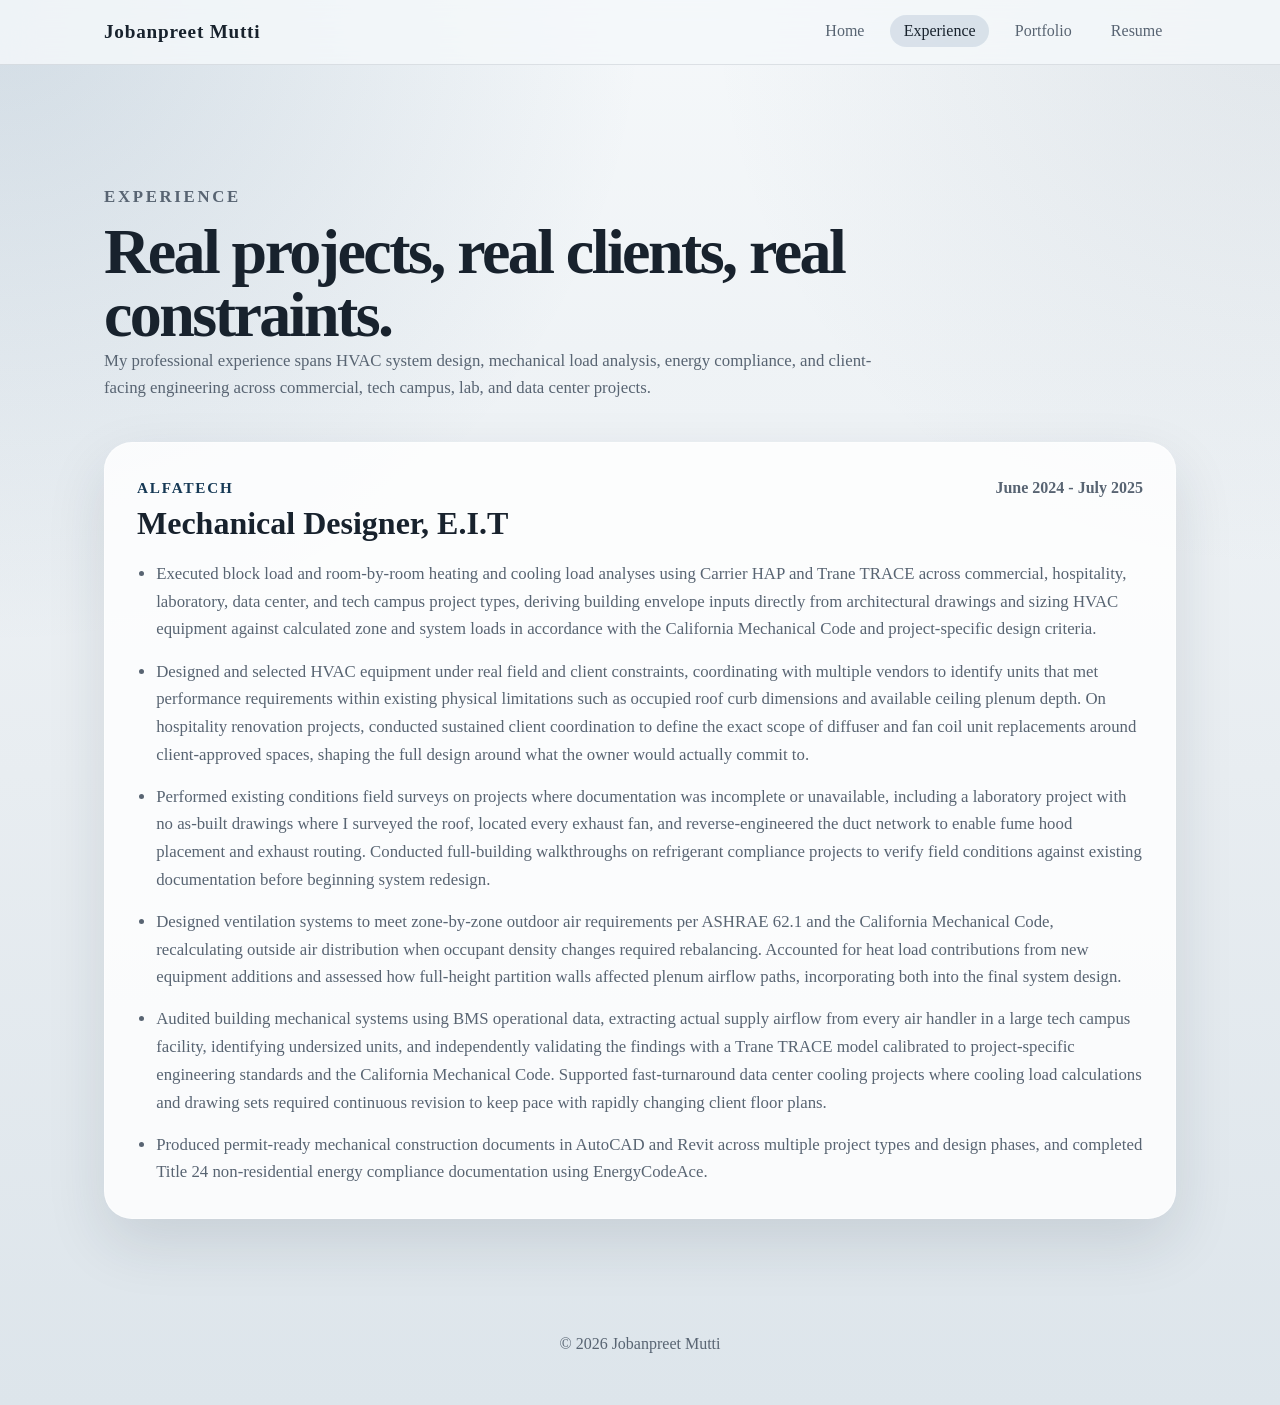
<file: experience.html>
<!DOCTYPE html>
<html lang="en">
<head>
    <meta charset="UTF-8">
    <meta name="viewport" content="width=device-width, initial-scale=1.0">
    <title>Jobanpreet Mutti | Experience</title>
    <script async src="https://www.googletagmanager.com/gtag/js?id=G-CJGQ388N40"></script>
    <script>
        window.dataLayer = window.dataLayer || [];
        function gtag(){dataLayer.push(arguments);}
        gtag('js', new Date());
        gtag('config', 'G-CJGQ388N40');
    </script>
    <link rel="stylesheet" href="style.css">
</head>
<body>
    <header class="site-header">
        <div class="nav-container">
            <a href="index.html" class="logo">Jobanpreet Mutti</a>
            <nav aria-label="Primary navigation">
                <ul class="nav-links">
                    <li><a href="index.html">Home</a></li>
                    <li><a href="experience.html" class="active">Experience</a></li>
                    <li><a href="portfolio.html">Portfolio</a></li>
                    <li><a href="resume.html">Resume</a></li>
                </ul>
            </nav>
        </div>
    </header>

    <main class="page-shell">
        <section class="page-intro">
            <p class="eyebrow">Experience</p>
            <h1>Real projects, real clients, real constraints.</h1>
            <p>
                My professional experience spans HVAC system design, mechanical load analysis, energy compliance, and client-facing engineering across commercial, tech campus, lab, and data center projects.
            </p>
        </section>

        <section class="timeline-card">
            <div class="timeline-header">
                <div>
                    <p class="role-company">ALFATECH</p>
                    <h2>Mechanical Designer, E.I.T</h2>
                </div>
                <p class="role-dates">June 2024 - July 2025</p>
            </div>
            <ul class="detail-list">
                <li>Executed block load and room-by-room heating and cooling load analyses using Carrier HAP and Trane TRACE across commercial, hospitality, laboratory, data center, and tech campus project types, deriving building envelope inputs directly from architectural drawings and sizing HVAC equipment against calculated zone and system loads in accordance with the California Mechanical Code and project-specific design criteria.</li>
                <li>Designed and selected HVAC equipment under real field and client constraints, coordinating with multiple vendors to identify units that met performance requirements within existing physical limitations such as occupied roof curb dimensions and available ceiling plenum depth. On hospitality renovation projects, conducted sustained client coordination to define the exact scope of diffuser and fan coil unit replacements around client-approved spaces, shaping the full design around what the owner would actually commit to.</li>
                <li>Performed existing conditions field surveys on projects where documentation was incomplete or unavailable, including a laboratory project with no as-built drawings where I surveyed the roof, located every exhaust fan, and reverse-engineered the duct network to enable fume hood placement and exhaust routing. Conducted full-building walkthroughs on refrigerant compliance projects to verify field conditions against existing documentation before beginning system redesign.</li>
                <li>Designed ventilation systems to meet zone-by-zone outdoor air requirements per ASHRAE 62.1 and the California Mechanical Code, recalculating outside air distribution when occupant density changes required rebalancing. Accounted for heat load contributions from new equipment additions and assessed how full-height partition walls affected plenum airflow paths, incorporating both into the final system design.</li>
                <li>Audited building mechanical systems using BMS operational data, extracting actual supply airflow from every air handler in a large tech campus facility, identifying undersized units, and independently validating the findings with a Trane TRACE model calibrated to project-specific engineering standards and the California Mechanical Code. Supported fast-turnaround data center cooling projects where cooling load calculations and drawing sets required continuous revision to keep pace with rapidly changing client floor plans.</li>
                <li>Produced permit-ready mechanical construction documents in AutoCAD and Revit across multiple project types and design phases, and completed Title 24 non-residential energy compliance documentation using EnergyCodeAce.</li>
            </ul>
        </section>
    </main>

    <footer class="site-footer">
        <p>&copy; 2026 Jobanpreet Mutti</p>
    </footer>
</body>
</html>
</file>
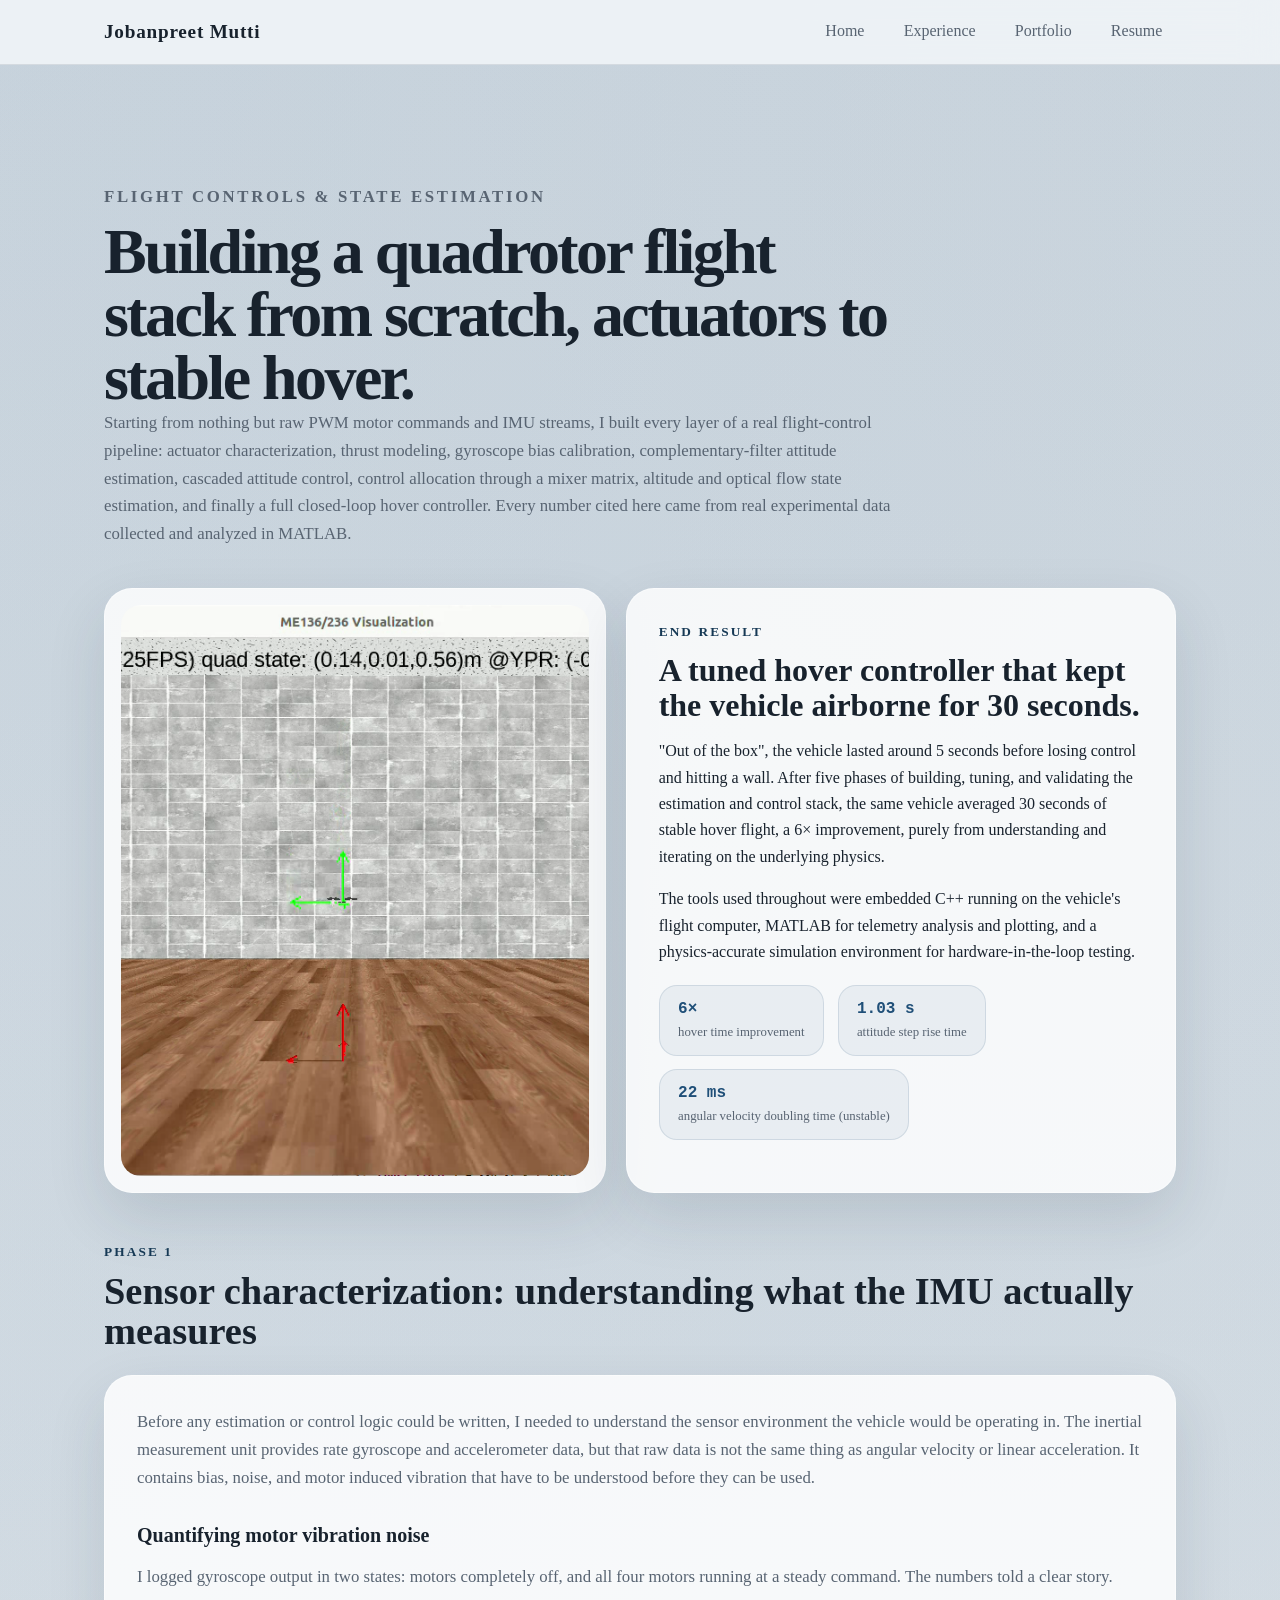
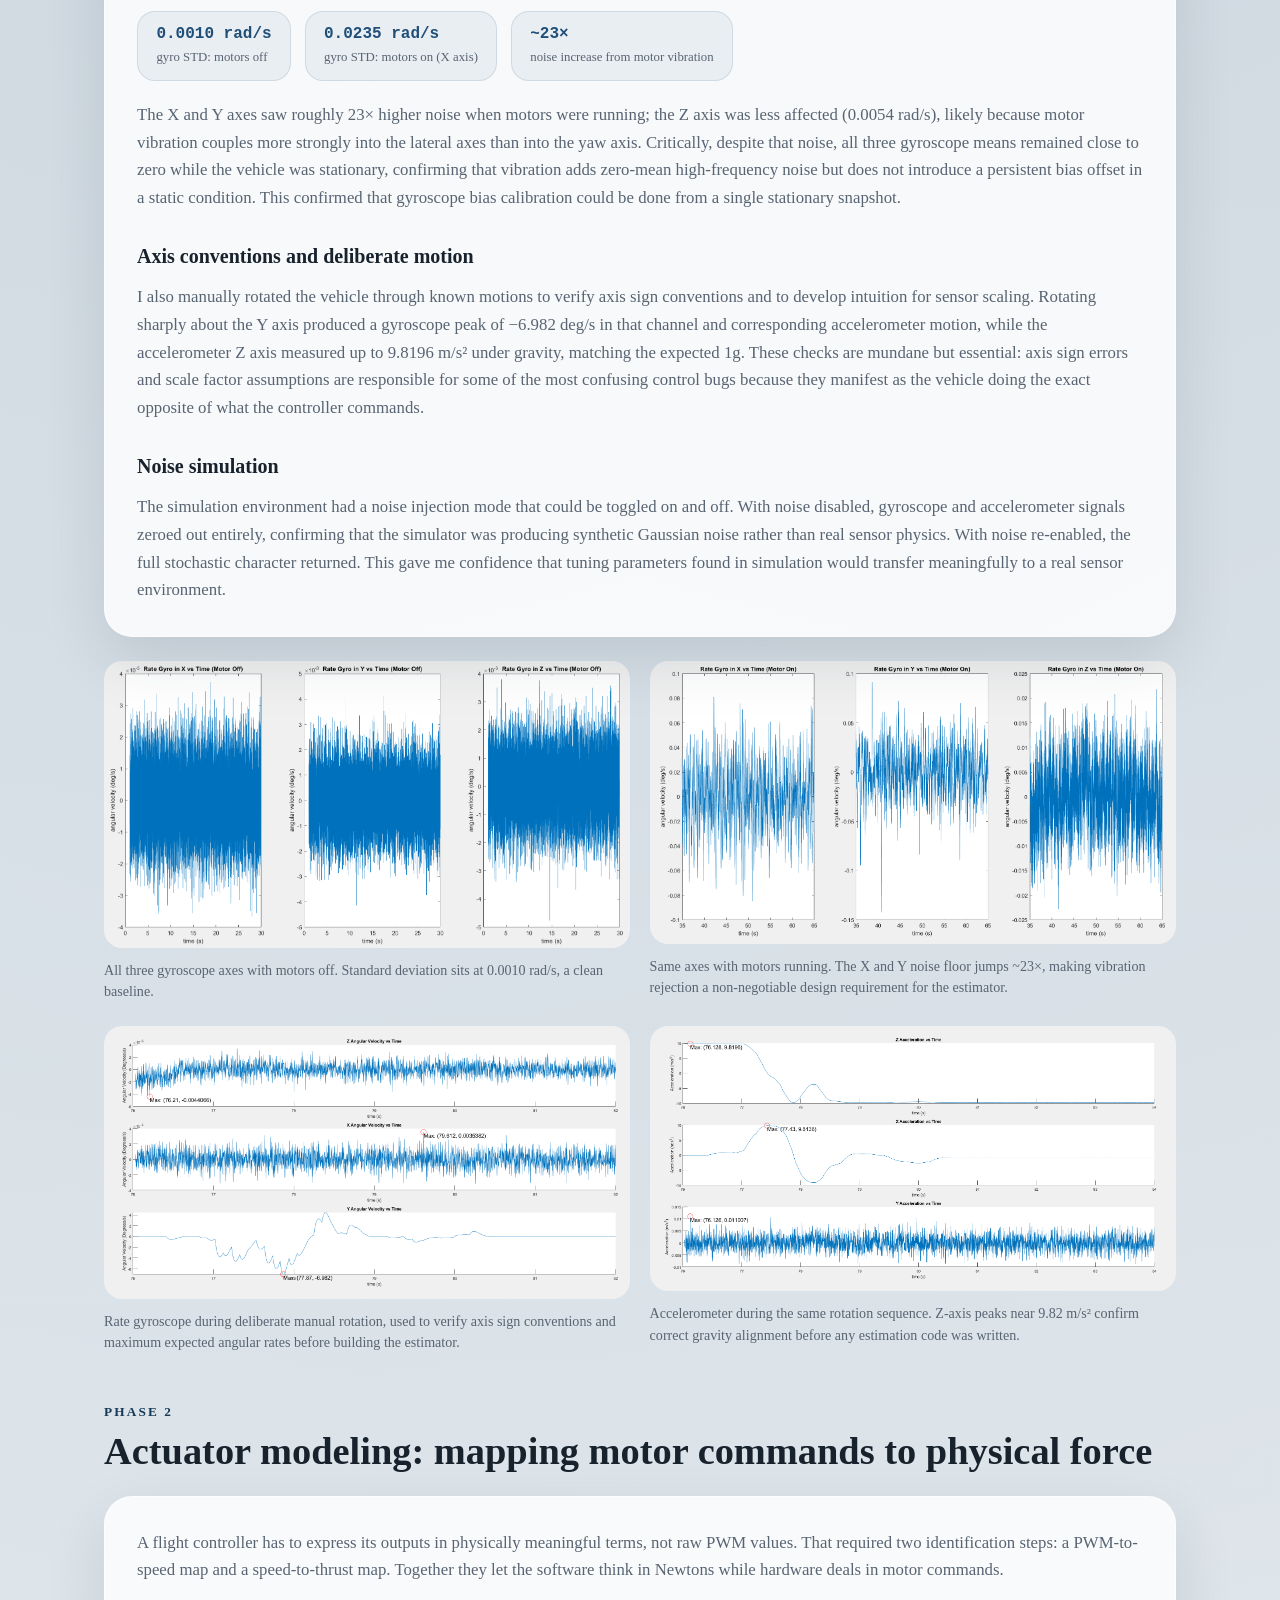
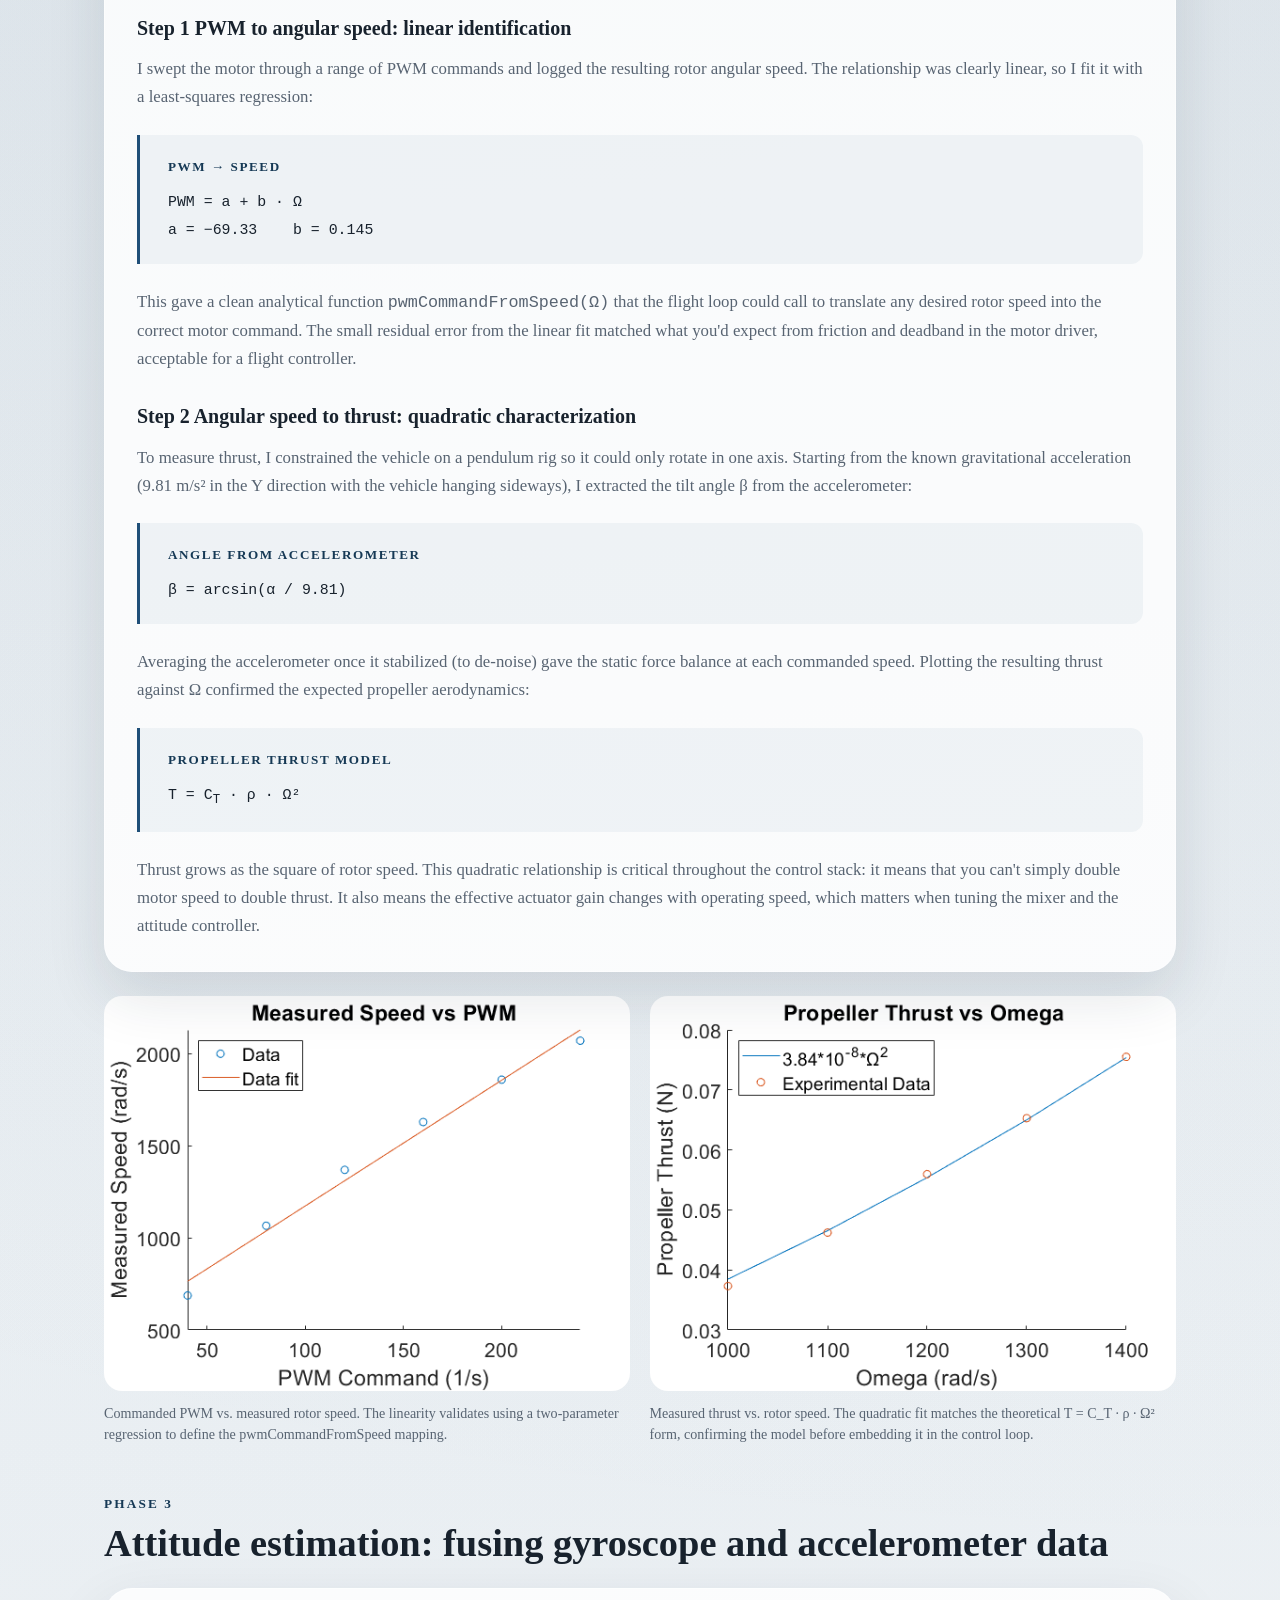
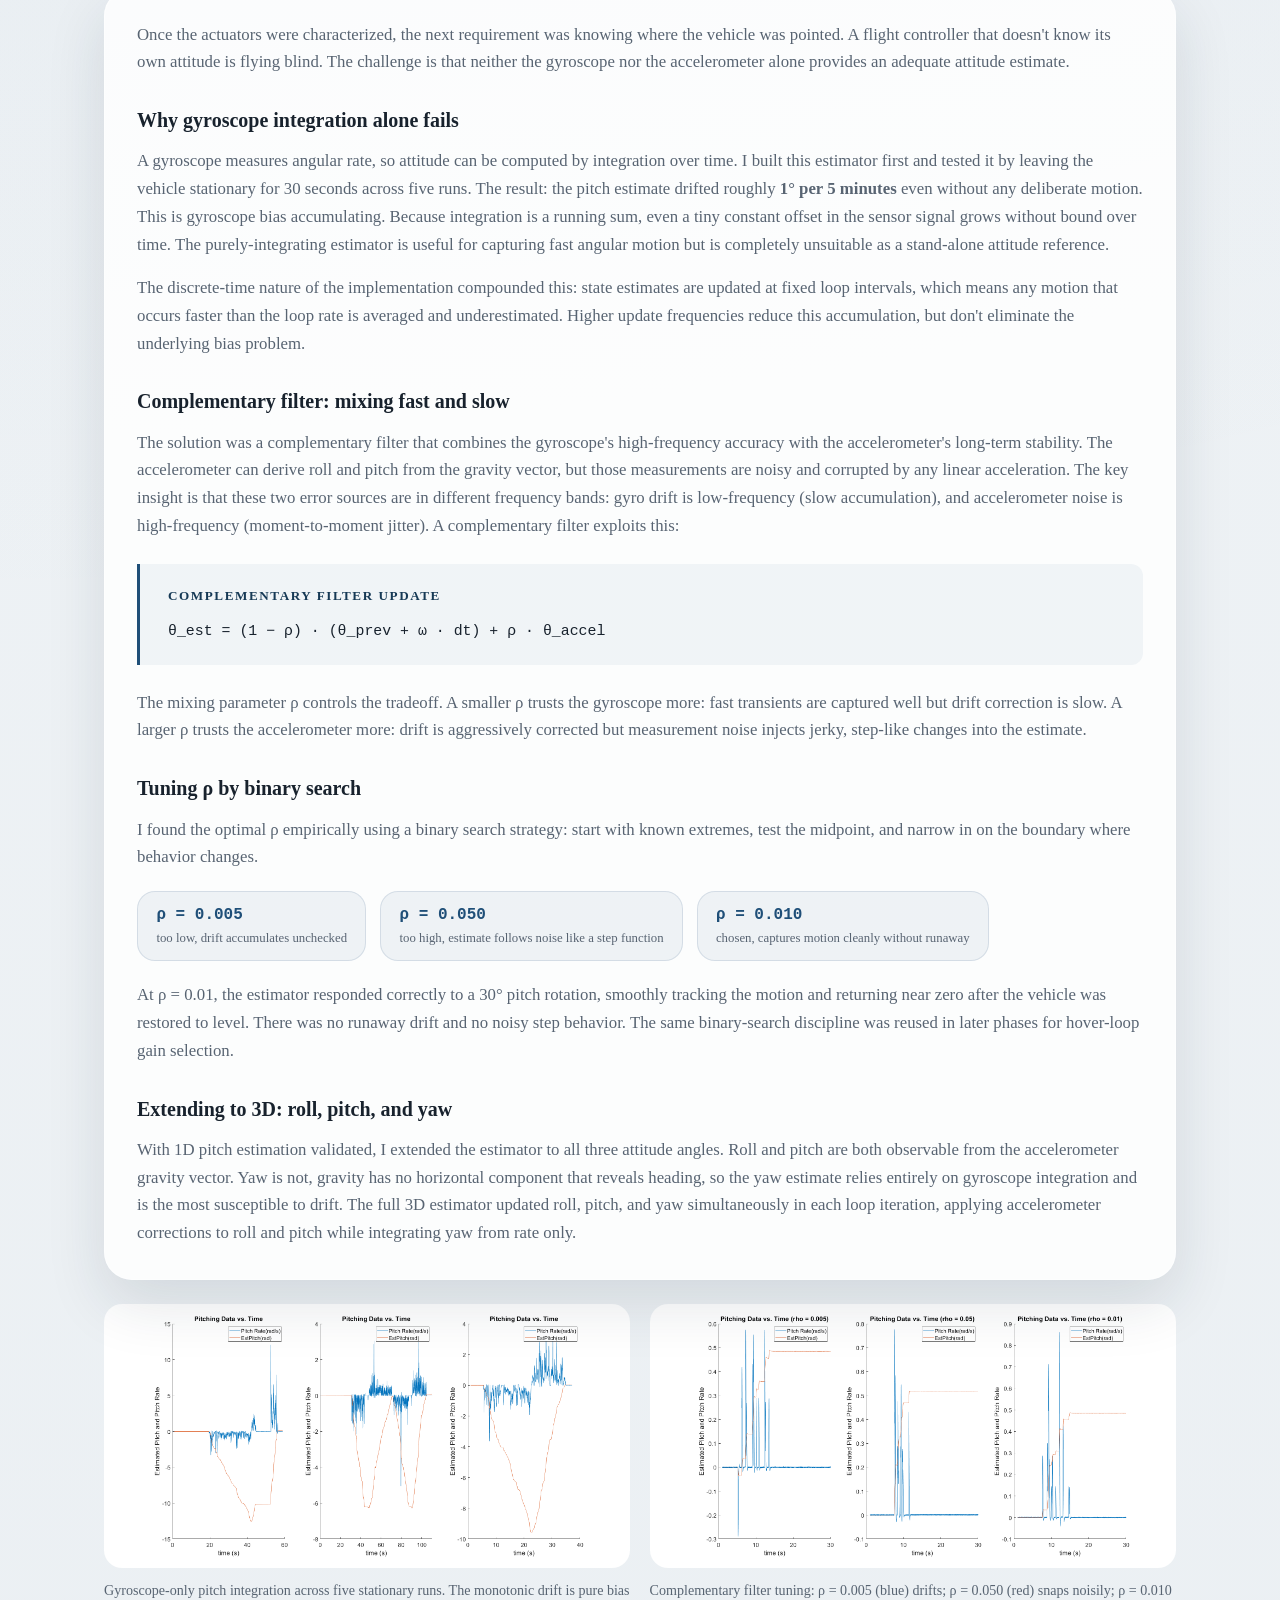
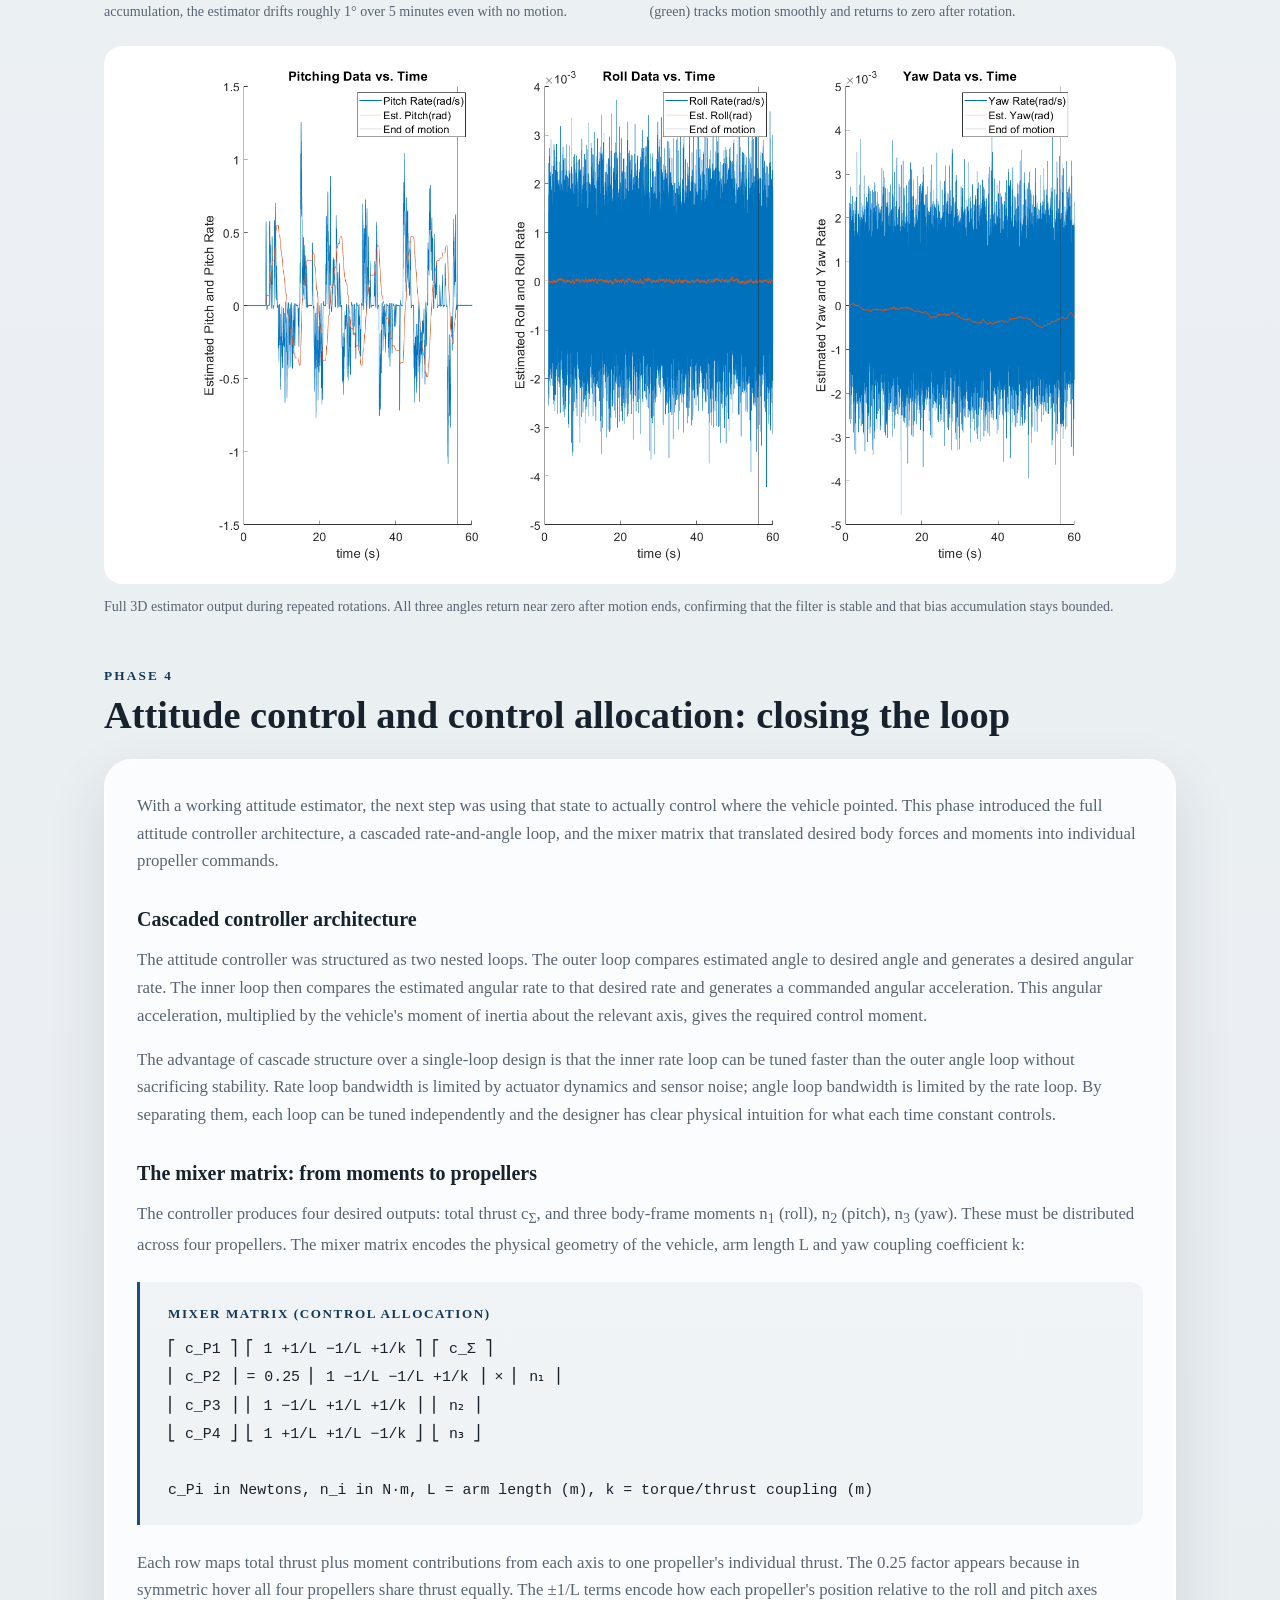
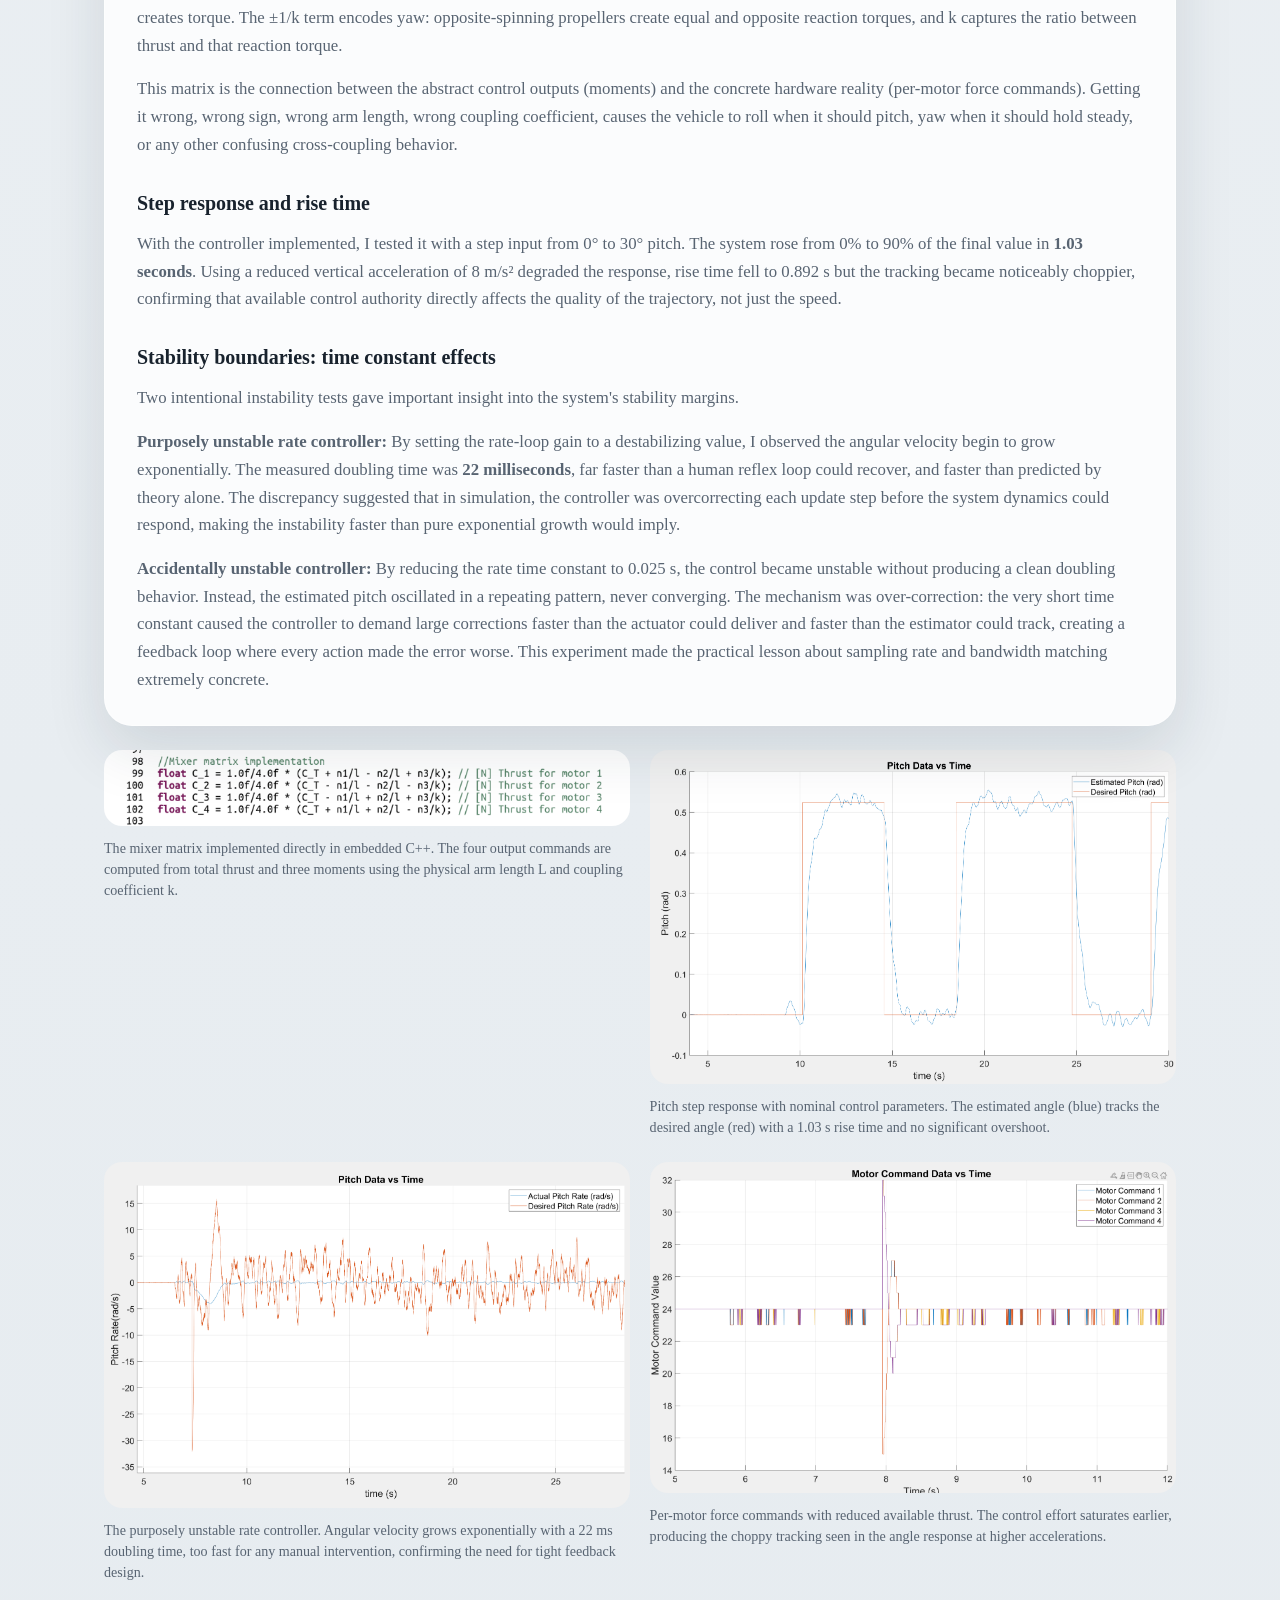
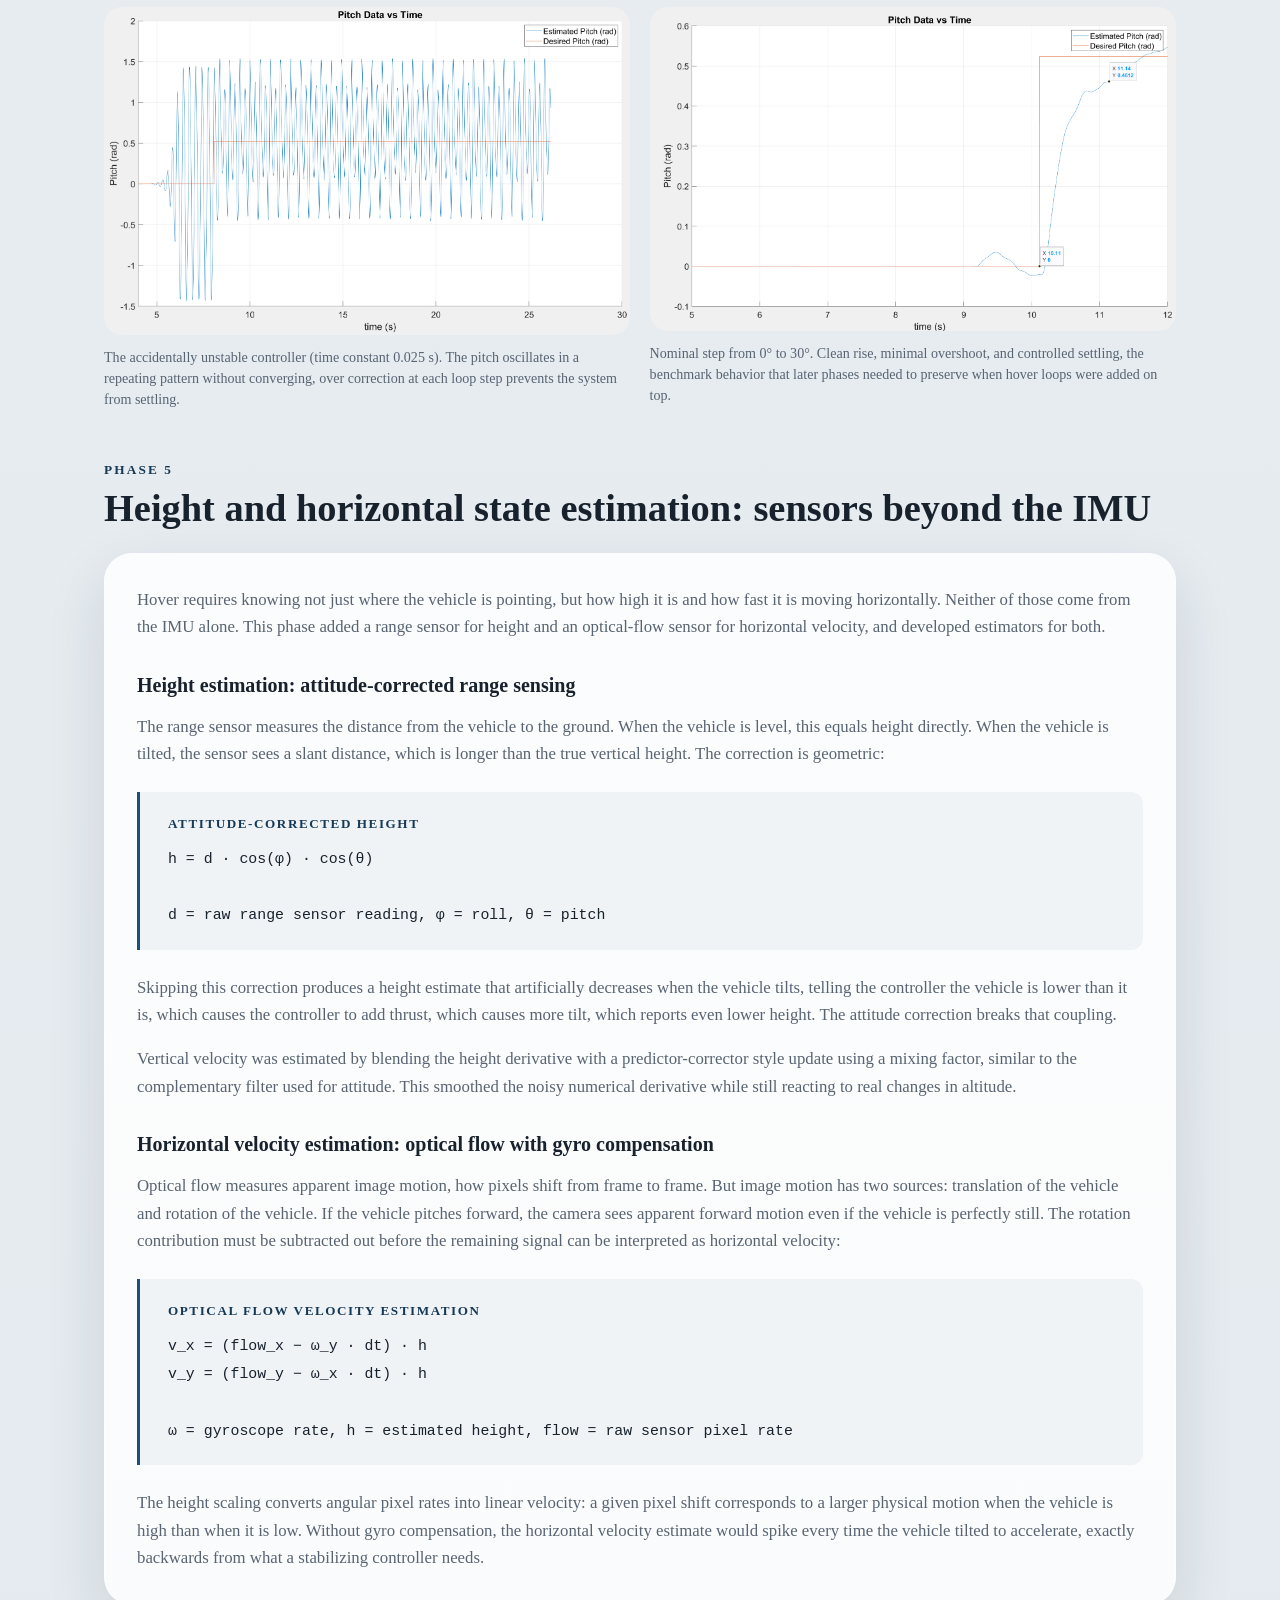
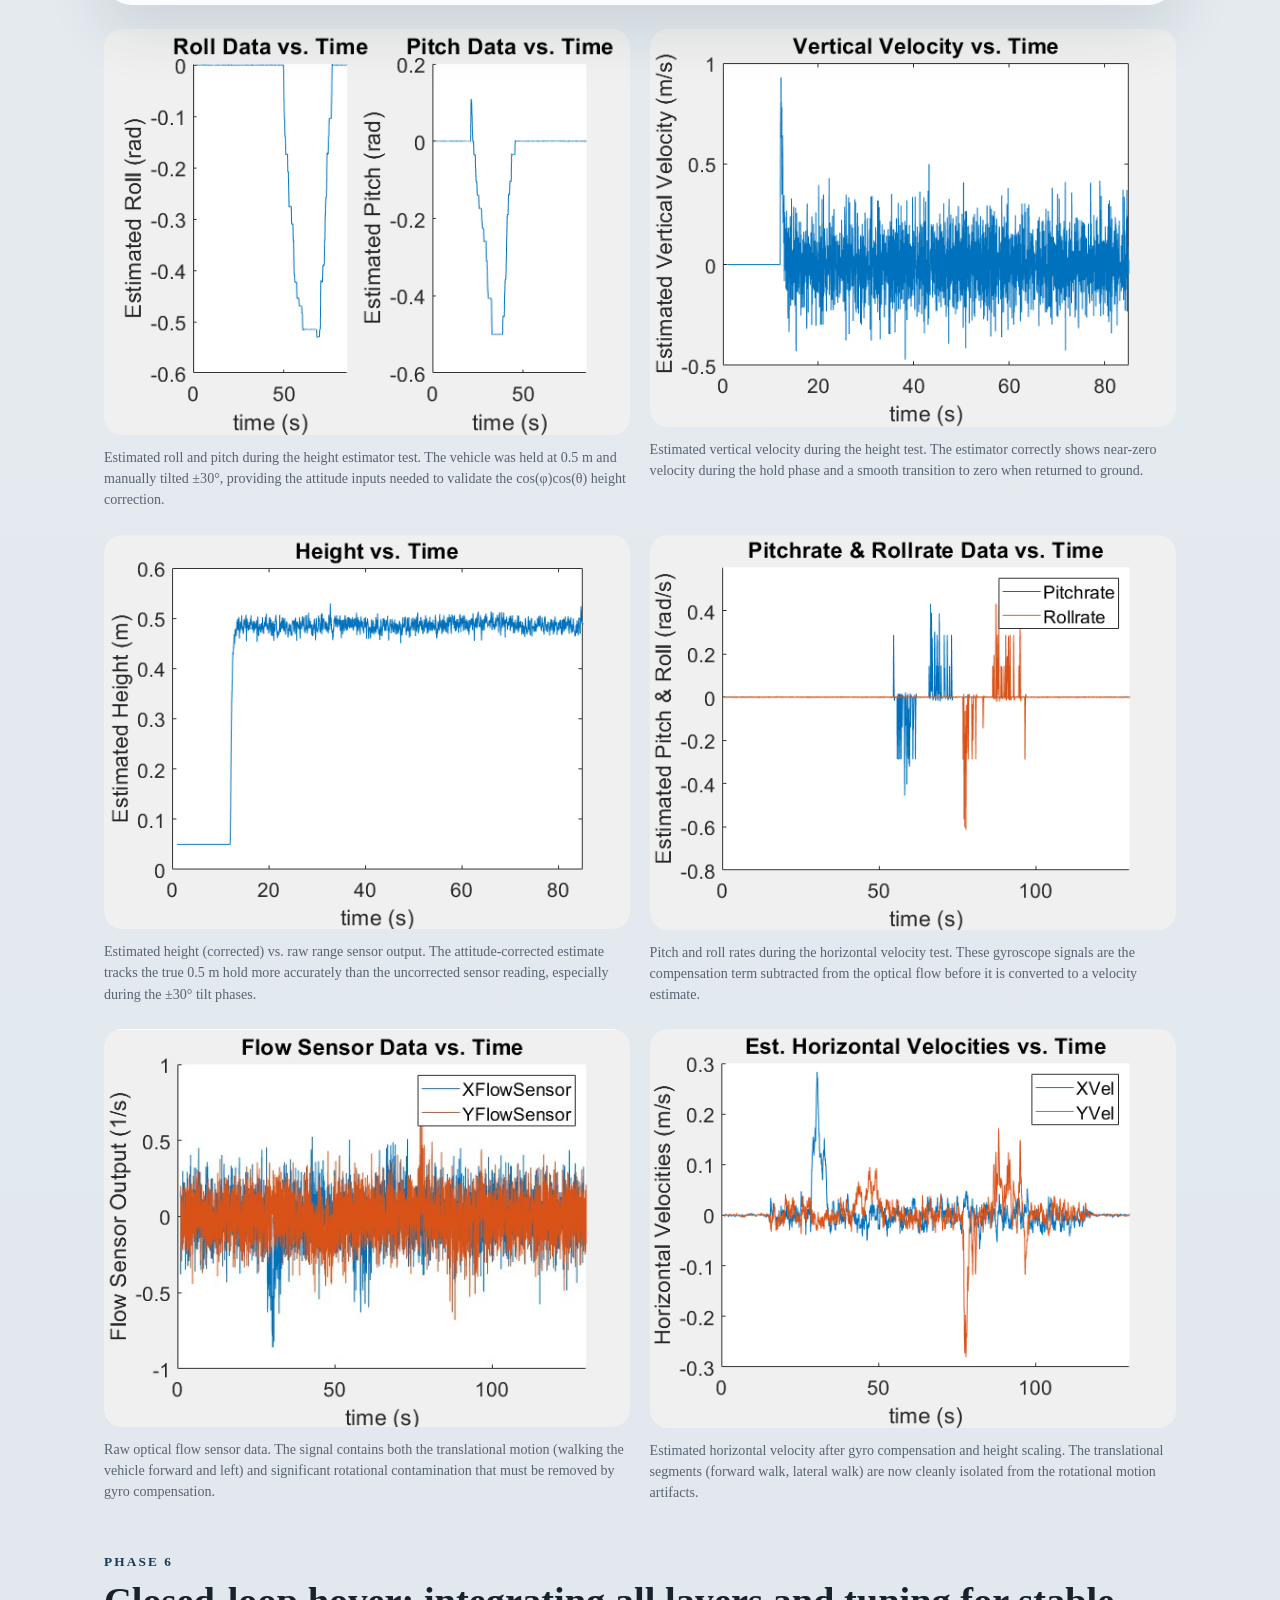
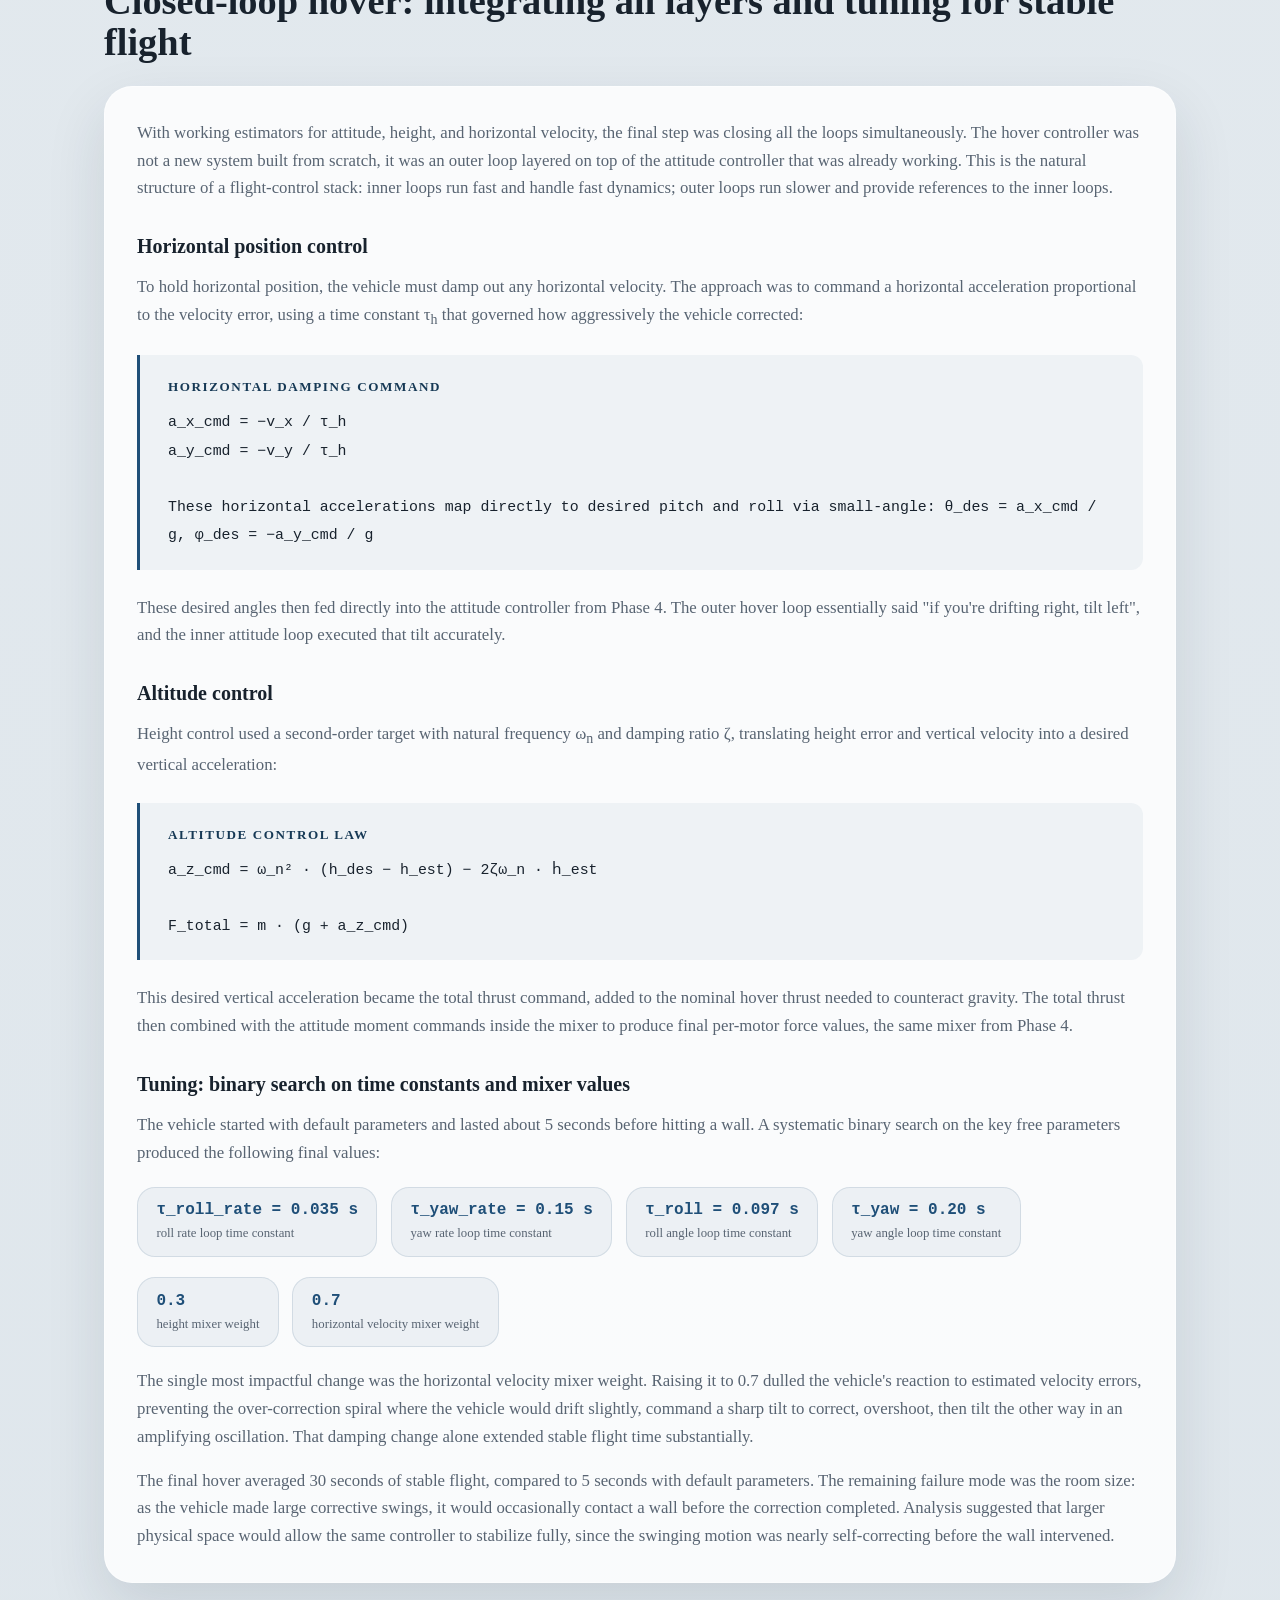
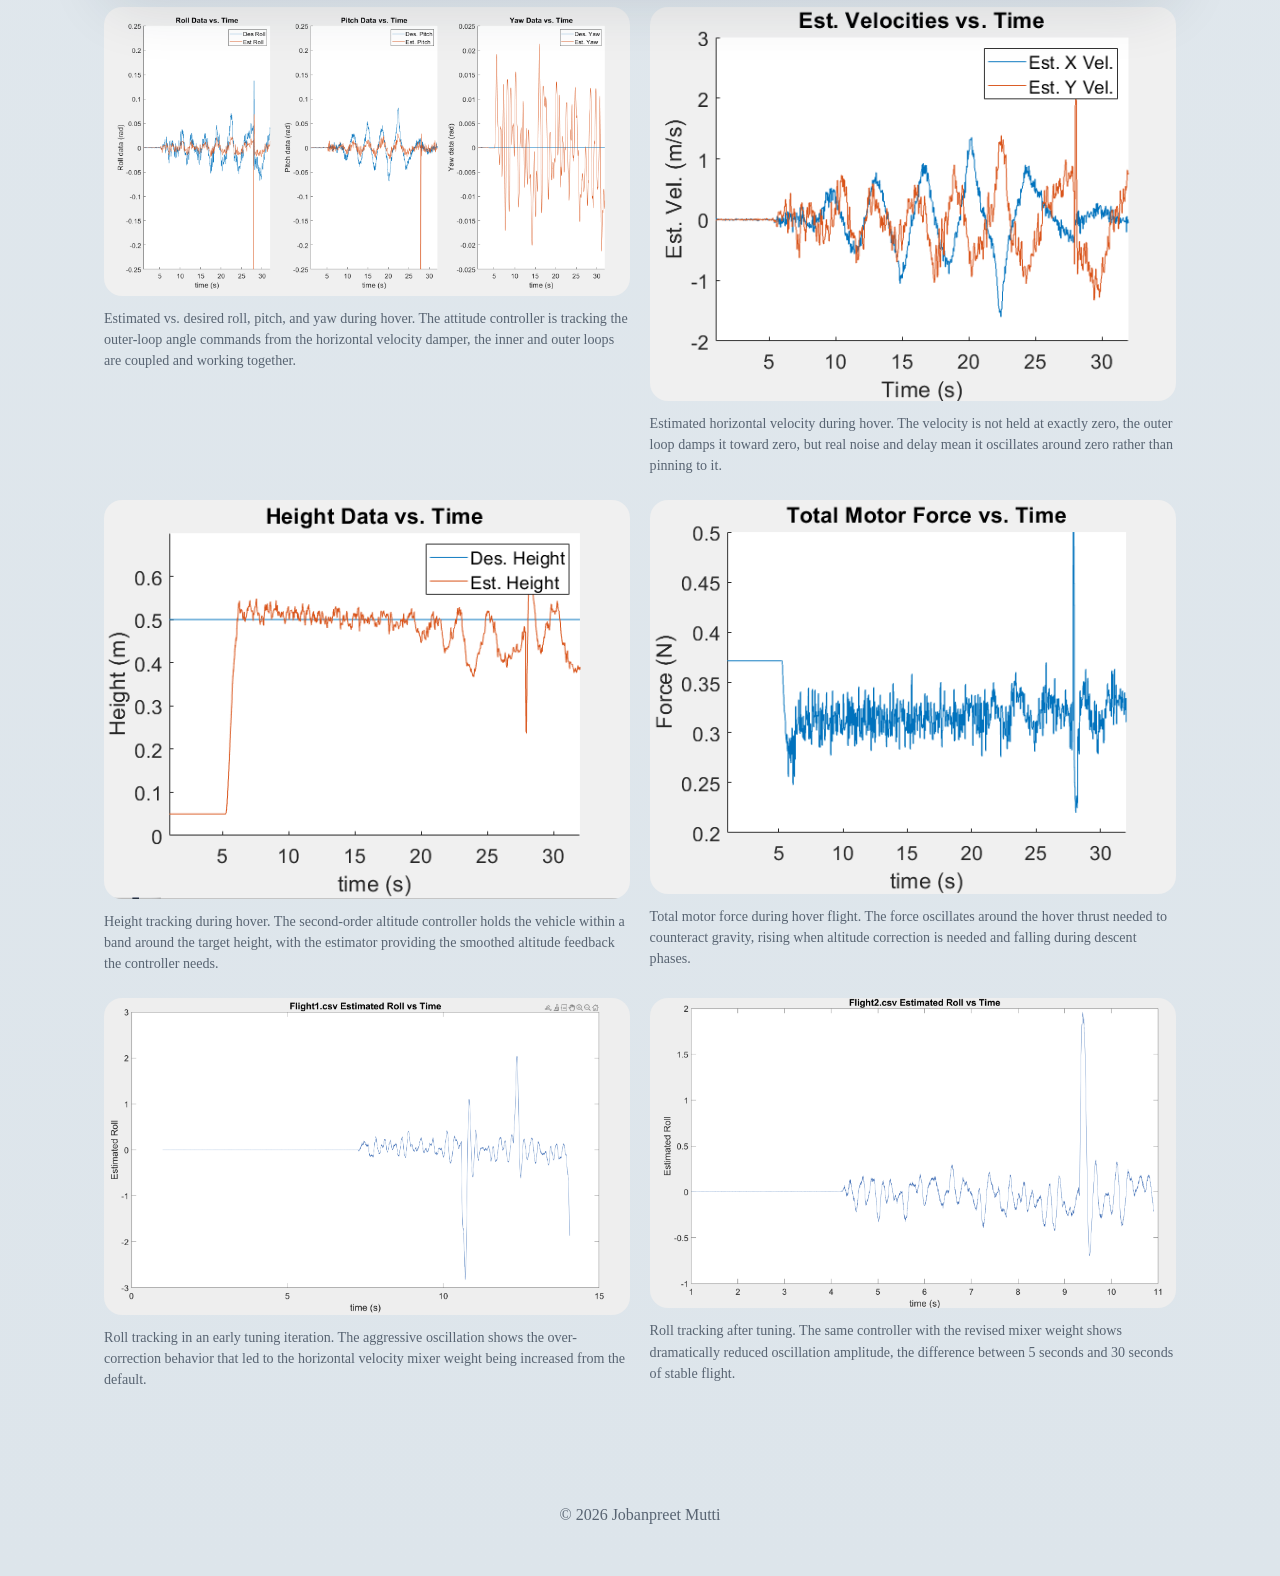
<file: flight-controls.html>
<!DOCTYPE html>
<html lang="en">
<head>
    <meta charset="UTF-8">
    <meta name="viewport" content="width=device-width, initial-scale=1.0">
    <title>Jobanpreet Mutti | Quadrotor Flight Controls & State Estimation</title>
    <script async src="https://www.googletagmanager.com/gtag/js?id=G-CJGQ388N40"></script>
    <script>
        window.dataLayer = window.dataLayer || [];
        function gtag(){dataLayer.push(arguments);}
        gtag('js', new Date());
        gtag('config', 'G-CJGQ388N40');
    </script>
    <link rel="stylesheet" href="style.css">
</head>
<body>
    <header class="site-header">
        <div class="nav-container">
            <a href="index.html" class="logo">Jobanpreet Mutti</a>
            <nav aria-label="Primary navigation">
                <ul class="nav-links">
                    <li><a href="index.html">Home</a></li>
                    <li><a href="experience.html">Experience</a></li>
                    <li><a href="portfolio.html">Portfolio</a></li>
                    <li><a href="resume.html">Resume</a></li>
                </ul>
            </nav>
        </div>
    </header>

    <main class="page-shell">

        <!-- ── Hero ───────────────────────────────── -->
        <section class="page-intro">
            <p class="eyebrow">Flight Controls &amp; State Estimation</p>
            <h1>Building a quadrotor flight stack from scratch, actuators to stable hover.</h1>
            <p>
                Starting from nothing but raw PWM motor commands and IMU streams, I built every layer of a
                real flight-control pipeline: actuator characterization, thrust modeling, gyroscope bias
                calibration, complementary-filter attitude estimation, cascaded attitude control, control
                allocation through a mixer matrix, altitude and optical flow state estimation, and finally
                a full closed-loop hover controller. Every number cited here came from real experimental
                data collected and analyzed in MATLAB.
            </p>
        </section>

        <section class="feature-panel">
            <div class="feature-visual-card">
                <img class="feature-image"
                     src="assets/flight-controls/hover-screenshot.png"
                     alt="Quadrotor hovering in simulation">
            </div>
            <div class="feature-text-card">
                <p class="card-label">End Result</p>
                <h2>A tuned hover controller that kept the vehicle airborne for 30 seconds.</h2>
                <p>
                    "Out of the box", the vehicle lasted around 5 seconds before losing control and hitting a wall.
                    After five phases of building, tuning, and validating the estimation and control stack,
                    the same vehicle averaged 30 seconds of stable hover flight, a 6× improvement, purely
                    from understanding and iterating on the underlying physics.
                </p>
                <p>
                    The tools used throughout were embedded C++ running on the vehicle's flight computer,
                    MATLAB for telemetry analysis and plotting, and a physics-accurate simulation environment
                    for hardware-in-the-loop testing.
                </p>
                <div class="stat-row">
                    <div class="stat-pill">
                        <span class="pill-number">6×</span>
                        <span class="pill-label">hover time improvement</span>
                    </div>
                    <div class="stat-pill">
                        <span class="pill-number">1.03 s</span>
                        <span class="pill-label">attitude step rise time</span>
                    </div>
                    <div class="stat-pill">
                        <span class="pill-number">22 ms</span>
                        <span class="pill-label">angular velocity doubling time (unstable)</span>
                    </div>
                </div>
            </div>
        </section>


        <!-- ── Phase 1: Sensor Characterization ──── -->
        <section class="story-section">
            <div class="section-heading">
                <p class="eyebrow">Phase 1</p>
                <h2>Sensor characterization: understanding what the IMU actually measures</h2>
            </div>
            <div class="text-card story-card">
                <p>
                    Before any estimation or control logic could be written, I needed to understand the sensor
                    environment the vehicle would be operating in. The inertial measurement unit provides rate
                    gyroscope and accelerometer data, but that raw data is not the same thing as angular velocity
                    or linear acceleration. It contains bias, noise, and motor induced vibration that have to be
                    understood before they can be used.
                </p>

                <h3 class="subsection-h3">Quantifying motor vibration noise</h3>
                <p>
                    I logged gyroscope output in two states: motors completely off, and all four motors running
                    at a steady command. The numbers told a clear story.
                </p>
                <div class="stat-row">
                    <div class="stat-pill">
                        <span class="pill-number">0.0010 rad/s</span>
                        <span class="pill-label">gyro STD: motors off</span>
                    </div>
                    <div class="stat-pill">
                        <span class="pill-number">0.0235 rad/s</span>
                        <span class="pill-label">gyro STD: motors on (X axis)</span>
                    </div>
                    <div class="stat-pill">
                        <span class="pill-number">~23×</span>
                        <span class="pill-label">noise increase from motor vibration</span>
                    </div>
                </div>
                <p>
                    The X and Y axes saw roughly 23× higher noise when motors were running; the Z axis was less
                    affected (0.0054 rad/s), likely because motor vibration couples more strongly into the lateral
                    axes than into the yaw axis. Critically, despite that noise, all three gyroscope means remained
                    close to zero while the vehicle was stationary, confirming that vibration adds zero-mean
                    high-frequency noise but does not introduce a persistent bias offset in a static condition.
                    This confirmed that gyroscope bias calibration could be done from a single stationary snapshot.
                </p>

                <h3 class="subsection-h3">Axis conventions and deliberate motion</h3>
                <p>
                    I also manually rotated the vehicle through known motions to verify axis sign conventions and
                    to develop intuition for sensor scaling. Rotating sharply about the Y axis produced a gyroscope
                    peak of −6.982 deg/s in that channel and corresponding accelerometer motion, while the
                    accelerometer Z axis measured up to 9.8196 m/s² under gravity, matching the expected 1g.
                    These checks are mundane but essential: axis sign errors and scale factor assumptions are
                    responsible for some of the most confusing control bugs because they manifest as the vehicle
                    doing the exact opposite of what the controller commands.
                </p>

                <h3 class="subsection-h3">Noise simulation</h3>
                <p>
                    The simulation environment had a noise injection mode that could be toggled on and off. With
                    noise disabled, gyroscope and accelerometer signals zeroed out entirely, confirming that the
                    simulator was producing synthetic Gaussian noise rather than real sensor physics. With noise
                    re-enabled, the full stochastic character returned. This gave me confidence that tuning
                    parameters found in simulation would transfer meaningfully to a real sensor environment.
                </p>
            </div>
            <div class="figure-grid">
                <figure class="inline-figure">
                    <img src="assets/flight-controls/gyro-motors-off.png"
                         alt="Gyroscope output with motors off">
                    <figcaption>All three gyroscope axes with motors off. Standard deviation sits at 0.0010 rad/s, a clean baseline.</figcaption>
                </figure>
                <figure class="inline-figure">
                    <img src="assets/flight-controls/gyro-motors-on.png"
                         alt="Gyroscope output with motors on">
                    <figcaption>Same axes with motors running. The X and Y noise floor jumps ~23×, making vibration rejection a non-negotiable design requirement for the estimator.</figcaption>
                </figure>
            </div>
            <div class="figure-grid">
                <figure class="inline-figure">
                    <img src="assets/flight-controls/gyro-manual-rotation.png"
                         alt="Gyroscope response during deliberate vehicle rotation">
                    <figcaption>Rate gyroscope during deliberate manual rotation, used to verify axis sign conventions and maximum expected angular rates before building the estimator.</figcaption>
                </figure>
                <figure class="inline-figure">
                    <img src="assets/flight-controls/accel-manual-rotation.png"
                         alt="Accelerometer response during deliberate vehicle rotation">
                    <figcaption>Accelerometer during the same rotation sequence. Z-axis peaks near 9.82 m/s² confirm correct gravity alignment before any estimation code was written.</figcaption>
                </figure>
            </div>
        </section>


        <!-- ── Phase 2: Actuator Modeling ─────────── -->
        <section class="story-section">
            <div class="section-heading">
                <p class="eyebrow">Phase 2</p>
                <h2>Actuator modeling: mapping motor commands to physical force</h2>
            </div>
            <div class="text-card story-card">
                <p>
                    A flight controller has to express its outputs in physically meaningful terms, not raw PWM
                    values. That required two identification steps: a PWM-to-speed map and a speed-to-thrust map.
                    Together they let the software think in Newtons while hardware deals in motor commands.
                </p>

                <h3 class="subsection-h3">Step 1 PWM to angular speed: linear identification</h3>
                <p>
                    I swept the motor through a range of PWM commands and logged the resulting rotor angular speed.
                    The relationship was clearly linear, so I fit it with a least-squares regression:
                </p>
                <div class="equation-block">
                    <span class="eq-label">PWM → Speed</span>
                    PWM = a + b · Ω<br>
                    a = −69.33 &nbsp;&nbsp; b = 0.145
                </div>
                <p>
                    This gave a clean analytical function <code>pwmCommandFromSpeed(Ω)</code> that the
                    flight loop could call to translate any desired rotor speed into the correct motor
                    command. The small residual error from the linear fit matched what you'd expect from
                    friction and deadband in the motor driver, acceptable for a flight controller.
                </p>

                <h3 class="subsection-h3">Step 2 Angular speed to thrust: quadratic characterization</h3>
                <p>
                    To measure thrust, I constrained the vehicle on a pendulum rig so it could only rotate in
                    one axis. Starting from the known gravitational acceleration (9.81 m/s² in the Y direction
                    with the vehicle hanging sideways), I extracted the tilt angle β from the accelerometer:
                </p>
                <div class="equation-block">
                    <span class="eq-label">Angle from accelerometer</span>
                    β = arcsin(α / 9.81)
                </div>
                <p>
                    Averaging the accelerometer once it stabilized (to de-noise) gave the static force balance
                    at each commanded speed. Plotting the resulting thrust against Ω confirmed the expected
                    propeller aerodynamics:
                </p>
                <div class="equation-block">
                    <span class="eq-label">Propeller thrust model</span>
                    T = C<sub>T</sub> · ρ · Ω²
                </div>
                <p>
                    Thrust grows as the square of rotor speed. This quadratic relationship is critical
                    throughout the control stack: it means that you can't simply double motor speed to double
                    thrust. It also means the effective actuator gain changes with operating speed, which
                    matters when tuning the mixer and the attitude controller.
                </p>
            </div>
            <div class="figure-grid">
                <figure class="inline-figure">
                    <img src="assets/flight-controls/pwm-speed-map.png"
                         alt="Measured rotor speed versus commanded PWM">
                    <figcaption>Commanded PWM vs. measured rotor speed. The linearity validates using a two-parameter regression to define the pwmCommandFromSpeed mapping.</figcaption>
                </figure>
                <figure class="inline-figure">
                    <img src="assets/flight-controls/thrust-vs-omega.png"
                         alt="Propeller thrust versus angular velocity">
                    <figcaption>Measured thrust vs. rotor speed. The quadratic fit matches the theoretical T = C_T · ρ · Ω² form, confirming the model before embedding it in the control loop.</figcaption>
                </figure>
            </div>
        </section>


        <!-- ── Phase 3: Attitude Estimation ──────── -->
        <section class="story-section">
            <div class="section-heading">
                <p class="eyebrow">Phase 3</p>
                <h2>Attitude estimation: fusing gyroscope and accelerometer data</h2>
            </div>
            <div class="text-card story-card">
                <p>
                    Once the actuators were characterized, the next requirement was knowing where the vehicle
                    was pointed. A flight controller that doesn't know its own attitude is flying blind.
                    The challenge is that neither the gyroscope nor the accelerometer alone provides an
                    adequate attitude estimate.
                </p>

                <h3 class="subsection-h3">Why gyroscope integration alone fails</h3>
                <p>
                    A gyroscope measures angular rate, so attitude can be computed by integration over time.
                    I built this estimator first and tested it by leaving the vehicle stationary for 30 seconds
                    across five runs. The result: the pitch estimate drifted roughly <strong>1° per 5
                    minutes</strong> even without any deliberate motion. This is gyroscope bias accumulating.
                    Because integration is a running sum, even a tiny constant offset in the sensor signal
                    grows without bound over time. The purely-integrating estimator is useful for capturing
                    fast angular motion but is completely unsuitable as a stand-alone attitude reference.
                </p>
                <p>
                    The discrete-time nature of the implementation compounded this: state estimates are
                    updated at fixed loop intervals, which means any motion that occurs faster than the loop
                    rate is averaged and underestimated. Higher update frequencies reduce this accumulation,
                    but don't eliminate the underlying bias problem.
                </p>

                <h3 class="subsection-h3">Complementary filter: mixing fast and slow</h3>
                <p>
                    The solution was a complementary filter that combines the gyroscope's high-frequency
                    accuracy with the accelerometer's long-term stability. The accelerometer can derive
                    roll and pitch from the gravity vector, but those measurements are noisy and corrupted
                    by any linear acceleration. The key insight is that these two error sources are in
                    different frequency bands: gyro drift is low-frequency (slow accumulation), and
                    accelerometer noise is high-frequency (moment-to-moment jitter). A complementary
                    filter exploits this:
                </p>
                <div class="equation-block">
                    <span class="eq-label">Complementary filter update</span>
                    θ_est = (1 − ρ) · (θ_prev + ω · dt)  +  ρ · θ_accel
                </div>
                <p>
                    The mixing parameter ρ controls the tradeoff. A smaller ρ trusts the gyroscope more:
                    fast transients are captured well but drift correction is slow. A larger ρ trusts
                    the accelerometer more: drift is aggressively corrected but measurement noise injects
                    jerky, step-like changes into the estimate.
                </p>

                <h3 class="subsection-h3">Tuning ρ by binary search</h3>
                <p>
                    I found the optimal ρ empirically using a binary search strategy: start with known
                    extremes, test the midpoint, and narrow in on the boundary where behavior changes.
                </p>
                <div class="stat-row">
                    <div class="stat-pill">
                        <span class="pill-number">ρ = 0.005</span>
                        <span class="pill-label">too low, drift accumulates unchecked</span>
                    </div>
                    <div class="stat-pill">
                        <span class="pill-number">ρ = 0.050</span>
                        <span class="pill-label">too high, estimate follows noise like a step function</span>
                    </div>
                    <div class="stat-pill">
                        <span class="pill-number">ρ = 0.010</span>
                        <span class="pill-label">chosen, captures motion cleanly without runaway</span>
                    </div>
                </div>
                <p>
                    At ρ = 0.01, the estimator responded correctly to a 30° pitch rotation, smoothly
                    tracking the motion and returning near zero after the vehicle was restored to level.
                    There was no runaway drift and no noisy step behavior. The same binary-search discipline
                    was reused in later phases for hover-loop gain selection.
                </p>

                <h3 class="subsection-h3">Extending to 3D: roll, pitch, and yaw</h3>
                <p>
                    With 1D pitch estimation validated, I extended the estimator to all three attitude angles.
                    Roll and pitch are both observable from the accelerometer gravity vector. Yaw is not,
                    gravity has no horizontal component that reveals heading, so the yaw estimate relies
                    entirely on gyroscope integration and is the most susceptible to drift. The full 3D
                    estimator updated roll, pitch, and yaw simultaneously in each loop iteration, applying
                    accelerometer corrections to roll and pitch while integrating yaw from rate only.
                </p>
            </div>
            <div class="figure-grid">
                <figure class="inline-figure">
                    <img src="assets/flight-controls/gyro-drift-runs.png"
                         alt="Pitch angle estimate from gyroscope integration only from runs 3, 4, 5">
                    <figcaption>Gyroscope-only pitch integration across five stationary runs. The monotonic drift is pure bias accumulation, the estimator drifts roughly 1° over 5 minutes even with no motion.</figcaption>
                </figure>
                <figure class="inline-figure">
                    <img src="assets/flight-controls/rho-tuning.png"
                         alt="Complementary filter response for three values of rho">
                    <figcaption>Complementary filter tuning: ρ = 0.005 (blue) drifts; ρ = 0.050 (red) snaps noisily; ρ = 0.010 (green) tracks motion smoothly and returns to zero after rotation.</figcaption>
                </figure>
            </div>
            <div class="figure-grid">
                <figure class="inline-figure">
                    <img src="assets/flight-controls/attitude-3d-estimator.png"
                         alt="3D estimator roll, pitch, and yaw over time">
                    <figcaption>Full 3D estimator output during repeated rotations. All three angles return near zero after motion ends, confirming that the filter is stable and that bias accumulation stays bounded.</figcaption>
                </figure>
            </div>
        </section>


        <!-- ── Phase 4: Attitude Control ─────────── -->
        <section class="story-section">
            <div class="section-heading">
                <p class="eyebrow">Phase 4</p>
                <h2>Attitude control and control allocation: closing the loop</h2>
            </div>
            <div class="text-card story-card">
                <p>
                    With a working attitude estimator, the next step was using that state to actually
                    control where the vehicle pointed. This phase introduced the full attitude controller
                    architecture, a cascaded rate-and-angle loop, and the mixer matrix that translated
                    desired body forces and moments into individual propeller commands.
                </p>

                <h3 class="subsection-h3">Cascaded controller architecture</h3>
                <p>
                    The attitude controller was structured as two nested loops. The outer loop compares
                    estimated angle to desired angle and generates a desired angular rate. The inner loop
                    then compares the estimated angular rate to that desired rate and generates a commanded
                    angular acceleration. This angular acceleration, multiplied by the vehicle's moment of
                    inertia about the relevant axis, gives the required control moment.
                </p>
                <p>
                    The advantage of cascade structure over a single-loop design is that the inner rate loop
                    can be tuned faster than the outer angle loop without sacrificing stability. Rate loop
                    bandwidth is limited by actuator dynamics and sensor noise; angle loop bandwidth is limited
                    by the rate loop. By separating them, each loop can be tuned independently and the
                    designer has clear physical intuition for what each time constant controls.
                </p>

                <h3 class="subsection-h3">The mixer matrix: from moments to propellers</h3>
                <p>
                    The controller produces four desired outputs: total thrust c<sub>Σ</sub>, and three
                    body-frame moments n<sub>1</sub> (roll), n<sub>2</sub> (pitch), n<sub>3</sub> (yaw).
                    These must be distributed across four propellers. The mixer matrix encodes the physical
                    geometry of the vehicle, arm length L and yaw coupling coefficient k:
                </p>

                <div class="equation-block">
                    <span class="eq-label">Mixer matrix (control allocation)</span>
                    ⎡ c_P1 ⎤         ⎡ 1   +1/L   −1/L   +1/k ⎤   ⎡ c_Σ ⎤<br>
                    ⎢ c_P2 ⎥  = 0.25 ⎢ 1   −1/L   −1/L   +1/k ⎥ × ⎢ n₁  ⎥<br>
                    ⎢ c_P3 ⎥         ⎢ 1   −1/L   +1/L   +1/k ⎥   ⎢ n₂  ⎥<br>
                    ⎣ c_P4 ⎦         ⎣ 1   +1/L   +1/L   −1/k ⎦   ⎣ n₃  ⎦<br>
                    <br>
                    c_Pi in Newtons, n_i in N·m, L = arm length (m), k = torque/thrust coupling (m)
                </div>

                <p>
                    Each row maps total thrust plus moment contributions from each axis to one propeller's
                    individual thrust. The 0.25 factor appears because in symmetric hover all four propellers
                    share thrust equally. The ±1/L terms encode how each propeller's position relative to
                    the roll and pitch axes creates torque. The ±1/k term encodes yaw: opposite-spinning
                    propellers create equal and opposite reaction torques, and k captures the ratio between
                    thrust and that reaction torque.
                </p>
                <p>
                    This matrix is the connection between the abstract control outputs (moments) and the
                    concrete hardware reality (per-motor force commands). Getting it wrong, wrong sign,
                    wrong arm length, wrong coupling coefficient, causes the vehicle to roll when it should
                    pitch, yaw when it should hold steady, or any other confusing cross-coupling behavior.
                </p>

                <h3 class="subsection-h3">Step response and rise time</h3>
                <p>
                    With the controller implemented, I tested it with a step input from 0° to 30° pitch.
                    The system rose from 0% to 90% of the final value in <strong>1.03 seconds</strong>.
                    Using a reduced vertical acceleration of 8 m/s² degraded the response, rise time fell
                    to 0.892 s but the tracking became noticeably choppier, confirming that available
                    control authority directly affects the quality of the trajectory, not just the speed.
                </p>

                <h3 class="subsection-h3">Stability boundaries: time constant effects</h3>
                <p>
                    Two intentional instability tests gave important insight into the system's stability margins.
                </p>
                <p>
                    <strong>Purposely unstable rate controller:</strong> By setting the rate-loop gain to a
                    destabilizing value, I observed the angular velocity begin to grow exponentially. The
                    measured doubling time was <strong>22 milliseconds</strong>, far faster than a human
                    reflex loop could recover, and faster than predicted by theory alone. The discrepancy
                    suggested that in simulation, the controller was overcorrecting each update step before
                    the system dynamics could respond, making the instability faster than pure exponential
                    growth would imply.
                </p>
                <p>
                    <strong>Accidentally unstable controller:</strong> By reducing the rate time constant to
                    0.025 s, the control became unstable without producing a clean doubling behavior. Instead,
                    the estimated pitch oscillated in a repeating pattern, never converging. The mechanism
                    was over-correction: the very short time constant caused the controller to demand large
                    corrections faster than the actuator could deliver and faster than the estimator could
                    track, creating a feedback loop where every action made the error worse. This experiment
                    made the practical lesson about sampling rate and bandwidth matching extremely concrete.
                </p>
            </div>
            <div class="figure-grid">
                <figure class="inline-figure">
                    <img src="assets/flight-controls/mixer-matrix.png"
                         alt="Mixer matrix implementation in embedded C++">
                    <figcaption>The mixer matrix implemented directly in embedded C++. The four output commands are computed from total thrust and three moments using the physical arm length L and coupling coefficient k.</figcaption>
                </figure>
                <figure class="inline-figure">
                    <img src="assets/flight-controls/pitch-step-response.png"
                         alt="Estimated and desired pitch step response">
                    <figcaption>Pitch step response with nominal control parameters. The estimated angle (blue) tracks the desired angle (red) with a 1.03 s rise time and no significant overshoot.</figcaption>
                </figure>
            </div>
            <div class="figure-grid">
                <figure class="inline-figure">
                    <img src="assets/flight-controls/unstable-rate-ctrl.png"
                         alt="Purposely unstable rate controller">
                    <figcaption>The purposely unstable rate controller. Angular velocity grows exponentially with a 22 ms doubling time, too fast for any manual intervention, confirming the need for tight feedback design.</figcaption>
                </figure>
                <figure class="inline-figure">
                    <img src="assets/flight-controls/motor-cmds-low-thrust.png"
                         alt="Per-motor command values under reduced thrust">
                    <figcaption>Per-motor force commands with reduced available thrust. The control effort saturates earlier, producing the choppy tracking seen in the angle response at higher accelerations.</figcaption>
                </figure>
            </div>
            <div class="figure-grid">
                <figure class="inline-figure">
                    <img src="assets/flight-controls/accidental-instability.png"
                         alt="Accidentally unstable controller">
                    <figcaption>The accidentally unstable controller (time constant 0.025 s). The pitch oscillates in a repeating pattern without converging, over correction at each loop step prevents the system from settling.</figcaption>
                </figure>
                <figure class="inline-figure">
                    <img src="assets/flight-controls/pitch-step-0-30deg.png"
                         alt="Nominal step response 0 to 30 degrees">
                    <figcaption>Nominal step from 0° to 30°. Clean rise, minimal overshoot, and controlled settling, the benchmark behavior that later phases needed to preserve when hover loops were added on top.</figcaption>
                </figure>
            </div>
        </section>


        <!-- ── Phase 5: Full State Estimation ──────── -->
        <section class="story-section">
            <div class="section-heading">
                <p class="eyebrow">Phase 5</p>
                <h2>Height and horizontal state estimation: sensors beyond the IMU</h2>
            </div>
            <div class="text-card story-card">
                <p>
                    Hover requires knowing not just where the vehicle is pointing, but how high it is and
                    how fast it is moving horizontally. Neither of those come from the IMU alone. This
                    phase added a range sensor for height and an optical-flow sensor for horizontal velocity,
                    and developed estimators for both.
                </p>

                <h3 class="subsection-h3">Height estimation: attitude-corrected range sensing</h3>
                <p>
                    The range sensor measures the distance from the vehicle to the ground. When the vehicle
                    is level, this equals height directly. When the vehicle is tilted, the sensor sees a
                    slant distance, which is longer than the true vertical height. The correction is
                    geometric:
                </p>
                <div class="equation-block">
                    <span class="eq-label">Attitude-corrected height</span>
                    h = d · cos(φ) · cos(θ)<br>
                    <br>
                    d = raw range sensor reading, φ = roll, θ = pitch
                </div>
                <p>
                    Skipping this correction produces a height estimate that artificially decreases when the
                    vehicle tilts, telling the controller the vehicle is lower than it is, which causes the
                    controller to add thrust, which causes more tilt, which reports even lower height.
                    The attitude correction breaks that coupling.
                </p>
                <p>
                    Vertical velocity was estimated by blending the height derivative with a predictor-corrector
                    style update using a mixing factor, similar to the complementary filter used for attitude.
                    This smoothed the noisy numerical derivative while still reacting to real changes in altitude.
                </p>

                <h3 class="subsection-h3">Horizontal velocity estimation: optical flow with gyro compensation</h3>
                <p>
                    Optical flow measures apparent image motion, how pixels shift from frame to frame. But
                    image motion has two sources: translation of the vehicle and rotation of the vehicle.
                    If the vehicle pitches forward, the camera sees apparent forward motion even if the
                    vehicle is perfectly still. The rotation contribution must be subtracted out before
                    the remaining signal can be interpreted as horizontal velocity:
                </p>
                <div class="equation-block">
                    <span class="eq-label">Optical flow velocity estimation</span>
                    v_x = (flow_x − ω_y · dt) · h<br>
                    v_y = (flow_y − ω_x · dt) · h<br>
                    <br>
                    ω = gyroscope rate, h = estimated height, flow = raw sensor pixel rate
                </div>
                <p>
                    The height scaling converts angular pixel rates into linear velocity: a given pixel shift
                    corresponds to a larger physical motion when the vehicle is high than when it is low.
                    Without gyro compensation, the horizontal velocity estimate would spike every time the
                    vehicle tilted to accelerate, exactly backwards from what a stabilizing controller needs.
                </p>
            </div>
            <div class="figure-grid">
                <figure class="inline-figure">
                    <img src="assets/flight-controls/height-test-attitude.png"
                         alt="Estimated roll and pitch while testing height estimator">
                    <figcaption>Estimated roll and pitch during the height estimator test. The vehicle was held at 0.5 m and manually tilted ±30°, providing the attitude inputs needed to validate the cos(φ)cos(θ) height correction.</figcaption>
                </figure>
                <figure class="inline-figure">
                    <img src="assets/flight-controls/height-test-vvel.png"
                         alt="Estimated vertical velocity versus time">
                    <figcaption>Estimated vertical velocity during the height test. The estimator correctly shows near-zero velocity during the hold phase and a smooth transition to zero when returned to ground.</figcaption>
                </figure>
            </div>
            <div class="figure-grid">
                <figure class="inline-figure">
                    <img src="assets/flight-controls/height-test-estimate.png"
                         alt="Estimated height and raw range sensor versus time">
                    <figcaption>Estimated height (corrected) vs. raw range sensor output. The attitude-corrected estimate tracks the true 0.5 m hold more accurately than the uncorrected sensor reading, especially during the ±30° tilt phases.</figcaption>
                </figure>
                <figure class="inline-figure">
                    <img src="assets/flight-controls/horiz-test-gyro.png"
                         alt="Pitch rate and roll rate during horizontal estimator test">
                    <figcaption>Pitch and roll rates during the horizontal velocity test. These gyroscope signals are the compensation term subtracted from the optical flow before it is converted to a velocity estimate.</figcaption>
                </figure>
            </div>
            <div class="figure-grid">
                <figure class="inline-figure">
                    <img src="assets/flight-controls/optical-flow-raw.jpg"
                         alt="Raw optical flow sensor output versus time">
                    <figcaption>Raw optical flow sensor data. The signal contains both the translational motion (walking the vehicle forward and left) and significant rotational contamination that must be removed by gyro compensation.</figcaption>
                </figure>
                <figure class="inline-figure">
                    <img src="assets/flight-controls/horiz-velocity-estimate.png"
                         alt="Estimated horizontal velocity after gyro compensation">
                    <figcaption>Estimated horizontal velocity after gyro compensation and height scaling. The translational segments (forward walk, lateral walk) are now cleanly isolated from the rotational motion artifacts.</figcaption>
                </figure>
            </div>
        </section>


        <!-- ── Phase 6: Hover ─────────────────────── -->
        <section class="story-section">
            <div class="section-heading">
                <p class="eyebrow">Phase 6</p>
                <h2>Closed-loop hover: integrating all layers and tuning for stable flight</h2>
            </div>
            <div class="text-card story-card">
                <p>
                    With working estimators for attitude, height, and horizontal velocity, the final step was
                    closing all the loops simultaneously. The hover controller was not a new system built from
                    scratch, it was an outer loop layered on top of the attitude controller that was already
                    working. This is the natural structure of a flight-control stack: inner loops run fast and
                    handle fast dynamics; outer loops run slower and provide references to the inner loops.
                </p>

                <h3 class="subsection-h3">Horizontal position control</h3>
                <p>
                    To hold horizontal position, the vehicle must damp out any horizontal velocity. The
                    approach was to command a horizontal acceleration proportional to the velocity error,
                    using a time constant τ<sub>h</sub> that governed how aggressively the vehicle corrected:
                </p>
                <div class="equation-block">
                    <span class="eq-label">Horizontal damping command</span>
                    a_x_cmd = −v_x / τ_h<br>
                    a_y_cmd = −v_y / τ_h<br>
                    <br>
                    These horizontal accelerations map directly to desired pitch and roll via small-angle:
                    θ_des = a_x_cmd / g,  φ_des = −a_y_cmd / g
                </div>
                <p>
                    These desired angles then fed directly into the attitude controller from Phase 4.
                    The outer hover loop essentially said "if you're drifting right, tilt left", and
                    the inner attitude loop executed that tilt accurately.
                </p>

                <h3 class="subsection-h3">Altitude control</h3>
                <p>
                    Height control used a second-order target with natural frequency ω<sub>n</sub> and
                    damping ratio ζ, translating height error and vertical velocity into a desired vertical
                    acceleration:
                </p>
                <div class="equation-block">
                    <span class="eq-label">Altitude control law</span>
                    a_z_cmd = ω_n² · (h_des − h_est) − 2ζω_n · ḣ_est<br>
                    <br>
                    F_total = m · (g + a_z_cmd)
                </div>
                <p>
                    This desired vertical acceleration became the total thrust command, added to the
                    nominal hover thrust needed to counteract gravity. The total thrust then combined
                    with the attitude moment commands inside the mixer to produce final per-motor force
                    values, the same mixer from Phase 4.
                </p>

                <h3 class="subsection-h3">Tuning: binary search on time constants and mixer values</h3>
                <p>
                    The vehicle started with default parameters and lasted about 5 seconds before hitting a
                    wall. A systematic binary search on the key free parameters produced the following
                    final values:
                </p>
                <div class="stat-row">
                    <div class="stat-pill">
                        <span class="pill-number">τ_roll_rate = 0.035 s</span>
                        <span class="pill-label">roll rate loop time constant</span>
                    </div>
                    <div class="stat-pill">
                        <span class="pill-number">τ_yaw_rate = 0.15 s</span>
                        <span class="pill-label">yaw rate loop time constant</span>
                    </div>
                    <div class="stat-pill">
                        <span class="pill-number">τ_roll = 0.097 s</span>
                        <span class="pill-label">roll angle loop time constant</span>
                    </div>
                    <div class="stat-pill">
                        <span class="pill-number">τ_yaw = 0.20 s</span>
                        <span class="pill-label">yaw angle loop time constant</span>
                    </div>
                </div>
                <div class="stat-row">
                    <div class="stat-pill">
                        <span class="pill-number">0.3</span>
                        <span class="pill-label">height mixer weight</span>
                    </div>
                    <div class="stat-pill">
                        <span class="pill-number">0.7</span>
                        <span class="pill-label">horizontal velocity mixer weight</span>
                    </div>
                </div>
                <p>
                    The single most impactful change was the horizontal velocity mixer weight. Raising it to
                    0.7 dulled the vehicle's reaction to estimated velocity errors, preventing the
                    over-correction spiral where the vehicle would drift slightly, command a sharp tilt to
                    correct, overshoot, then tilt the other way in an amplifying oscillation. That damping
                    change alone extended stable flight time substantially.
                </p>
                <p>
                    The final hover averaged 30 seconds of stable flight, compared to 5 seconds with default
                    parameters. The remaining failure mode was the room size: as the vehicle made large
                    corrective swings, it would occasionally contact a wall before the correction completed.
                    Analysis suggested that larger physical space would allow the same controller to stabilize
                    fully, since the swinging motion was nearly self-correcting before the wall intervened.
                </p>
            </div>
            <div class="figure-grid">
                <figure class="inline-figure">
                    <img src="assets/flight-controls/hover-angles.png"
                         alt="Estimated and desired angles during hover">
                    <figcaption>Estimated vs. desired roll, pitch, and yaw during hover. The attitude controller is tracking the outer-loop angle commands from the horizontal velocity damper, the inner and outer loops are coupled and working together.</figcaption>
                </figure>
                <figure class="inline-figure">
                    <img src="assets/flight-controls/hover-velocity.png"
                         alt="Estimated horizontal velocities during hover">
                    <figcaption>Estimated horizontal velocity during hover. The velocity is not held at exactly zero, the outer loop damps it toward zero, but real noise and delay mean it oscillates around zero rather than pinning to it.</figcaption>
                </figure>
            </div>
            <div class="figure-grid">
                <figure class="inline-figure">
                    <img src="assets/flight-controls/hover-height.png"
                         alt="Estimated and desired height during hover">
                    <figcaption>Height tracking during hover. The second-order altitude controller holds the vehicle within a band around the target height, with the estimator providing the smoothed altitude feedback the controller needs.</figcaption>
                </figure>
                <figure class="inline-figure">
                    <img src="assets/flight-controls/hover-motor-force.png"
                         alt="Total motor force during hover">
                    <figcaption>Total motor force during hover flight. The force oscillates around the hover thrust needed to counteract gravity, rising when altitude correction is needed and falling during descent phases.</figcaption>
                </figure>
            </div>
            <div class="figure-grid">
                <figure class="inline-figure">
                    <img src="assets/flight-controls/roll-tuning-before.png"
                         alt="Roll versus time in early tuning iteration">
                    <figcaption>Roll tracking in an early tuning iteration. The aggressive oscillation shows the over-correction behavior that led to the horizontal velocity mixer weight being increased from the default.</figcaption>
                </figure>
                <figure class="inline-figure">
                    <img src="assets/flight-controls/roll-tuning-after.png"
                         alt="Roll versus time after tuning">
                    <figcaption>Roll tracking after tuning. The same controller with the revised mixer weight shows dramatically reduced oscillation amplitude, the difference between 5 seconds and 30 seconds of stable flight.</figcaption>
                </figure>
            </div>
        </section>


    </main>

    <footer class="site-footer">
        <p>&copy; 2026 Jobanpreet Mutti</p>
    </footer>
</body>
</html>
</file>
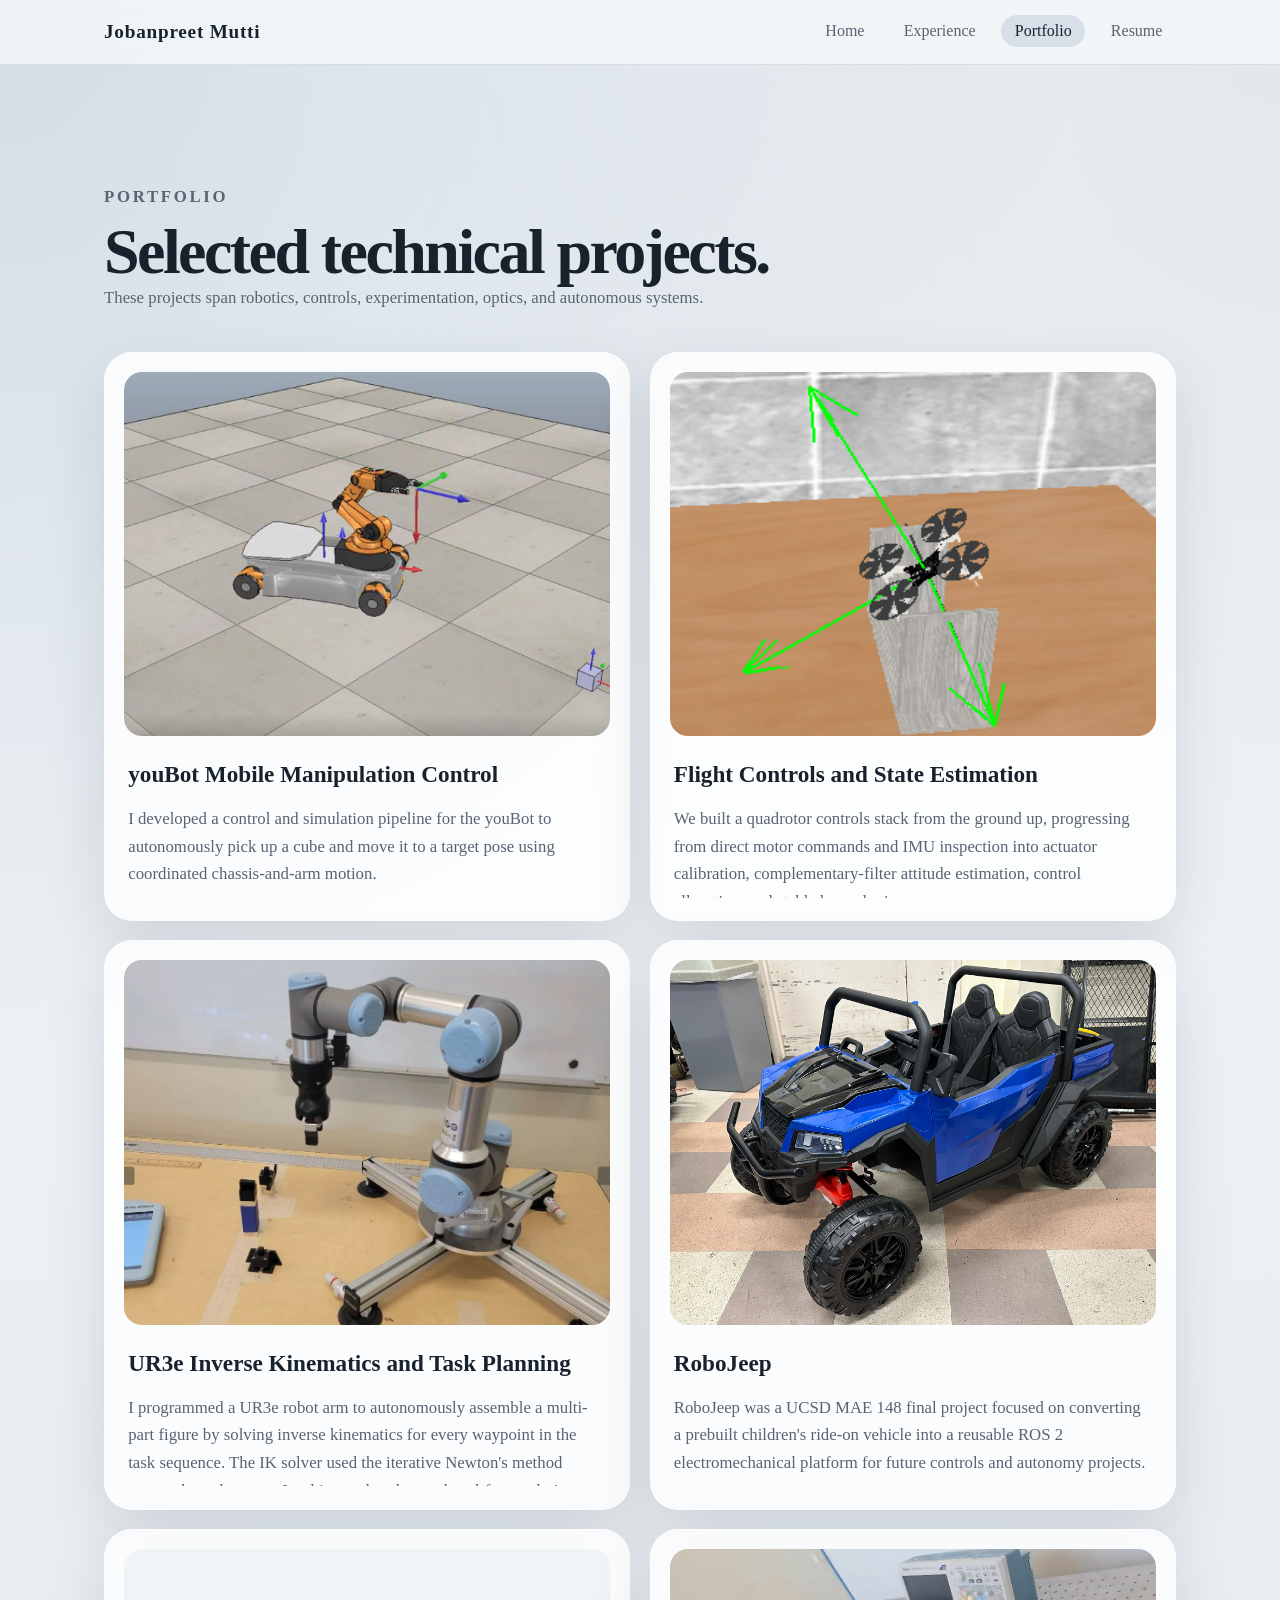
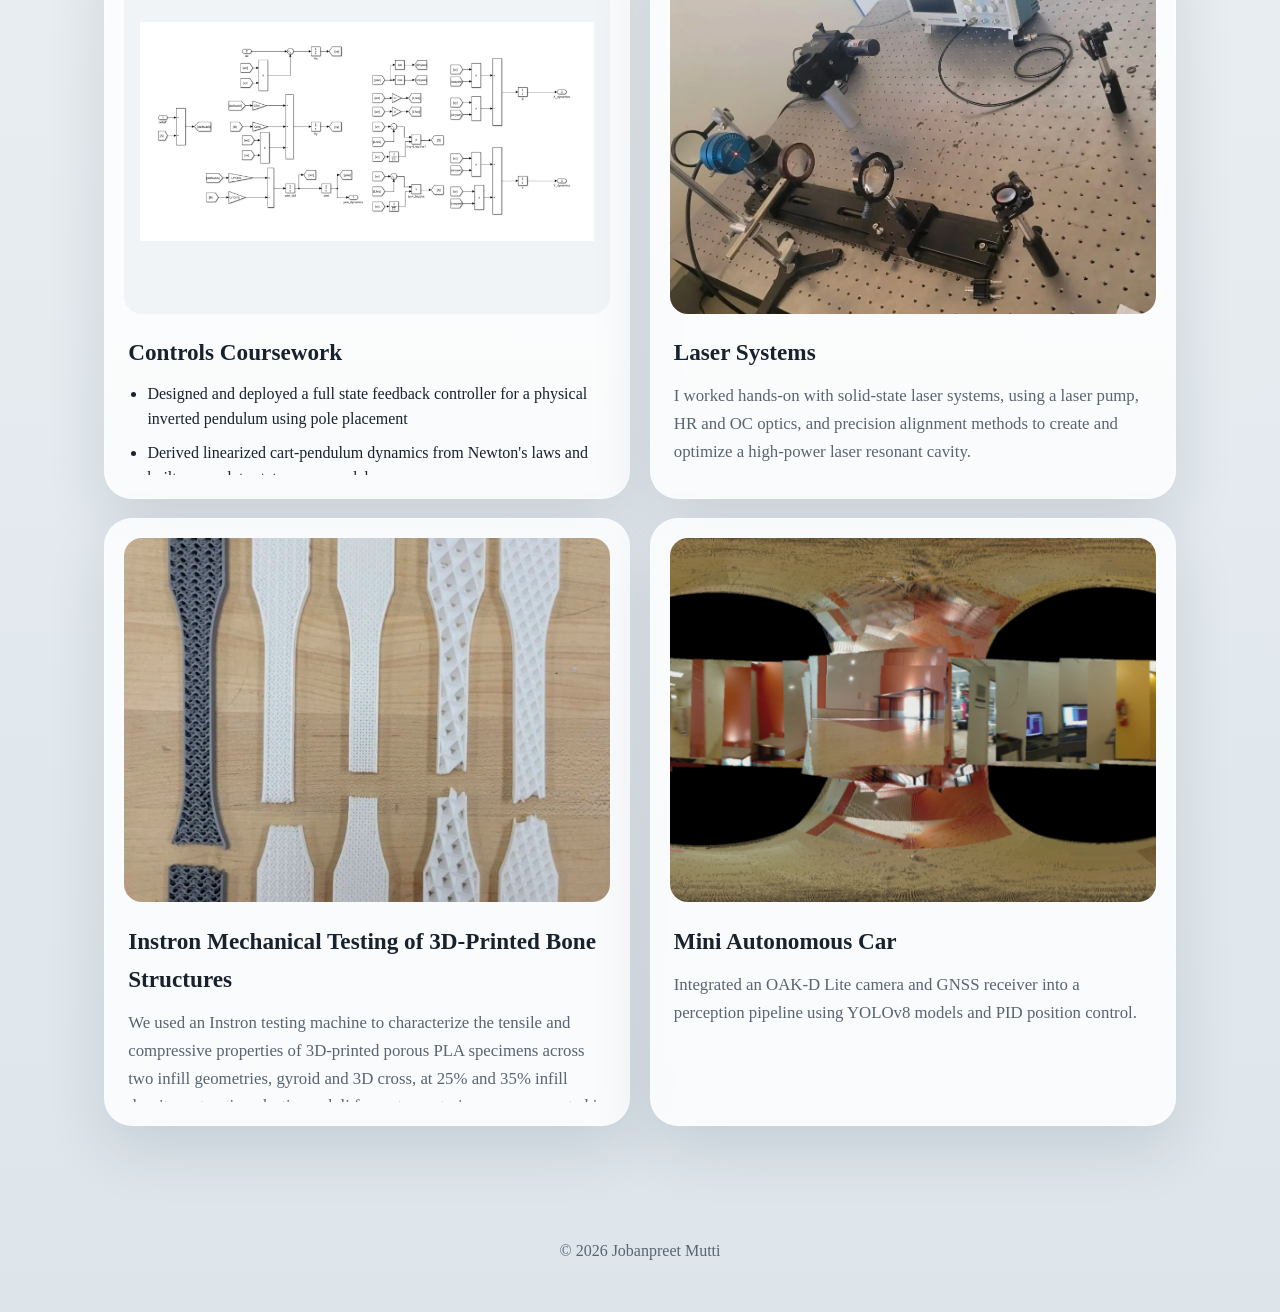
<file: portfolio.html>
<!DOCTYPE html>
<html lang="en">
<head>
    <meta charset="UTF-8">
    <meta name="viewport" content="width=device-width, initial-scale=1.0">
    <title>Jobanpreet Mutti | Portfolio</title>
    <script async src="https://www.googletagmanager.com/gtag/js?id=G-CJGQ388N40"></script>
    <script>
        window.dataLayer = window.dataLayer || [];
        function gtag(){dataLayer.push(arguments);}
        gtag('js', new Date());
        gtag('config', 'G-CJGQ388N40');
    </script>
    <link rel="stylesheet" href="style.css">
</head>
<body>
    <header class="site-header">
        <div class="nav-container">
            <a href="index.html" class="logo">Jobanpreet Mutti</a>
            <nav aria-label="Primary navigation">
                <ul class="nav-links">
                    <li><a href="index.html">Home</a></li>
                    <li><a href="experience.html">Experience</a></li>
                    <li><a href="portfolio.html" class="active">Portfolio</a></li>
                    <li><a href="resume.html">Resume</a></li>
                </ul>
            </nav>
        </div>
    </header>

    <main class="page-shell">
        <section class="page-intro">
            <p class="eyebrow">Portfolio</p>
            <h1>Selected technical projects.</h1>
            <p>
                These projects span robotics, controls, experimentation, optics, and autonomous systems.
            </p>
        </section>

        <section class="portfolio-grid">

            <a class="project-card project-link project-card-expand" href="https://drive.google.com/file/d/1XoF7mYHcFBwHeTWI1AUr1x_V7Nx3rNLj/view?usp=drive_link" target="_blank" rel="noreferrer">
                <img class="project-image" src="bot.png" alt="Project preview for youBot mobile manipulation control">
                <div class="project-content">
                    <h2>youBot Mobile Manipulation Control</h2>
                    <div class="project-details">
                        <p>I developed a control and simulation pipeline for the youBot to autonomously pick up a cube and move it to a target pose using coordinated chassis-and-arm motion.</p>
                        <p>The project separated the task into state prediction, trajectory generation, and feedback control. I used ScrewTrajectory from the Modern Robotics MATLAB library to generate smooth eight-segment reference motion, then implemented a feedforward plus feedback controller that combined proportional and integral error correction to track the desired end-effector path.</p>
                        <p>To convert commanded end-effector twists into robot motion, I used the pseudoinverse of the mobile manipulator Jacobian to distribute responsibility across the four Mecanum wheels and five arm joints. I also enforced actuator velocity limits in the simulation through first-order Euler integration and command saturation so the system behaved more like a physically realizable robot instead of an unconstrained mathematical model.</p>
                        <p>I evaluated best-case, overshoot, and new-task scenarios, compared tracking behavior through Xerr plots, and analyzed how controller gains, singularity proximity, and joint speed limits affected performance. The linked video shows the best-case execution of the task.</p>
                    </div>
                </div>
            </a>

            <a class="project-card project-link project-card-expand" href="flight-controls.html">
                <img class="project-image" src="assets/flight-controls/flight-controlsblockimage.PNG" alt="Project preview for flight controls and state estimation work">
                <div class="project-content">
                    <h2>Flight Controls and State Estimation</h2>
                    <div class="project-details">
                        <p>We built a quadrotor controls stack from the ground up, progressing from direct motor commands and IMU inspection into actuator calibration, complementary-filter attitude estimation, control allocation, and stable hover logic.</p>
                        <p>The linked page turns that work into one long-form technical project story, including the underlying control and estimation theory, representative plots, and the embedded code and MATLAB analysis used to validate the system.</p>
                    </div>
                </div>
            </a>

            <a class="project-card project-link project-card-expand" href="https://drive.google.com/file/d/1XkH1dzVJvGLIwpKd3xzEIAUK-oDxOjrA/view?usp=sharing" target="_blank" rel="noreferrer">
                <img class="project-image" src="assets/robot%20arm/robotarm.webp" alt="Project preview for UR3e inverse kinematics">
                <div class="project-content">
                    <h2>UR3e Inverse Kinematics and Task Planning</h2>
                    <div class="project-details">
                        <p>I programmed a UR3e robot arm to autonomously assemble a multi-part figure by solving inverse kinematics for every waypoint in the task sequence. The IK solver used the iterative Newton's method approach on the space Jacobian, rather than a closed-form solution, with screw axes and SE(3) coordinate transforms defining the robot's geometry.</p>
                        <p>Waypoints were defined as full SE(3) target poses with gripper state, and intermediate staging waypoints at a fixed Z height were introduced to guarantee collision-free transitions between pick and place locations. Every waypoint converged within 20 iterations, and the full sequence was uploaded to the physical robot via a Python script and executed successfully.</p>
                    </div>
                </div>
            </a>

            <a class="project-card project-link project-card-expand" href="https://youtube.com/playlist?list=PLUkwIOCThVas6LDGFrjdmkLAr4umysZr8&si=WxuTpxrSq5qoFKWC" target="_blank" rel="noreferrer">
                <img class="project-image" src="full_car.jpeg" alt="Project preview for RoboJeep">
                <div class="project-content">
                    <h2>RoboJeep</h2>
                    <div class="project-details">
                        <p>RoboJeep was a UCSD MAE 148 final project focused on converting a prebuilt children's ride-on vehicle into a reusable ROS 2 electromechanical platform for future controls and autonomy projects.</p>
                        <p>I also constructed and launched a Dockerized ROS 2 workspace, integrated serial bridges to the Arduino controllers for real-time vehicle control and debugging, and supported closed-loop steering, skid-steer operation, and low-level drive command execution.</p>
                        <p>On the sensing and validation side, I procured and integrated AS5600 magnetic encoders across all four drive motors, characterized encoder performance up to 9,600 RPM, and validated behavior by confirming the expected linear relationship between applied voltage and angular speed. I also helped incorporate a hardware fail-safe E-stop that disables the 5V enable signal to every motor driver for safer operation.</p>
                    </div>
                </div>
            </a>

            <a class="project-card project-link project-card-expand" href="controls-coursework.html">
                <img class="project-image project-image-contain" src="assets/controls%20coursework/controlspic.png" alt="Project preview for Controls Coursework">
                <div class="project-content">
                    <h2>Controls Coursework</h2>
                    <div class="project-details">
                        <ul>
                            <li>Designed and deployed a full state feedback controller for a physical inverted pendulum using pole placement</li>
                            <li>Derived linearized cart-pendulum dynamics from Newton's laws and built a complete state-space model</li>
                            <li>Designed a Luenberger observer to estimate cart velocity and pendulum angular rate without numerical differentiation</li>
                            <li>Compared observer-based and differentiation-based controllers on hardware, showing the observer significantly reduced noise amplification in the velocity feedback path</li>
                        </ul>
                    </div>
                </div>
            </a>

            <a class="project-card project-link project-card-expand" href="Laser.pdf" target="_blank" rel="noreferrer">
                <img class="project-image" src="assets/laser/laser.webp" alt="Project preview for Laser Lab Research">
                <div class="project-content">
                    <h2>Laser Systems</h2>
                    <div class="project-details">
                        <p>I worked hands-on with solid-state laser systems, using a laser pump, HR and OC optics, and precision alignment methods to create and optimize a high-power laser resonant cavity.</p>
                        <p>I aligned beams through an X-Y mirror setup, measured polarization ratios using polarizers and optical detectors, and performed beam profiling to evaluate diameter, divergence, and beam quality. I also operated Shimadzu spectrometers and oscilloscopes to capture spectral behavior, transmission properties, and pulse-related measurements across the optical setup.</p>
                        <p>Beyond running the experiments, I documented factory-style test procedures for crystal spectrum scans, mirror spectrographs, resonant cavity alignment, power optimization, and beam collimation. That work required careful optical alignment, wavelength-based analysis of crystals and mirrors, and repeated adjustment of the HR and OC mirrors to maximize output power while maintaining safe lab operation.</p>
                    </div>
                </div>
            </a>

            <a class="project-card project-link project-card-expand" href="assets/experiments%20and%20measurements%20/poster.pdf" target="_blank" rel="noreferrer">
                <img class="project-image" src="assets/experiments%20and%20measurements%20/emblockphoto.webp" alt="Project preview for Instron mechanical testing">
                <div class="project-content">
                    <h2>Instron Mechanical Testing of 3D-Printed Bone Structures</h2>
                    <div class="project-details">
                        <p>We used an Instron testing machine to characterize the tensile and compressive properties of 3D-printed porous PLA specimens across two infill geometries, gyroid and 3D cross, at 25% and 35% infill density, extracting elastic moduli from stress-strain curves generated in MATLAB.</p>
                        <p>Beyond mechanical testing, we designed a gravity-fed water flow experiment to rank the permeability of each geometry, measuring the time for 80% of a 100 mL column to pass through each specimen. The gyroid outperformed the 3D cross in every category: higher tensile modulus, higher compressive modulus, and substantially faster fluid flow, with the permeability advantage reaching nearly 6x at equivalent density.</p>
                    </div>
                </div>
            </a>

            <a class="project-card project-link" href="#">
                <img class="project-image" src="Pasted%20image.png" alt="Project preview for Mini Autonomous Car">
                <div class="project-content">
                    <h2>Mini Autonomous Car</h2>
                    <p>Integrated an OAK-D Lite camera and GNSS receiver into a perception pipeline using YOLOv8 models and PID position control.</p>
                </div>
            </a>

        </section>
    </main>

    <footer class="site-footer">
        <p>&copy; 2026 Jobanpreet Mutti</p>
    </footer>
</body>
</html>
</file>
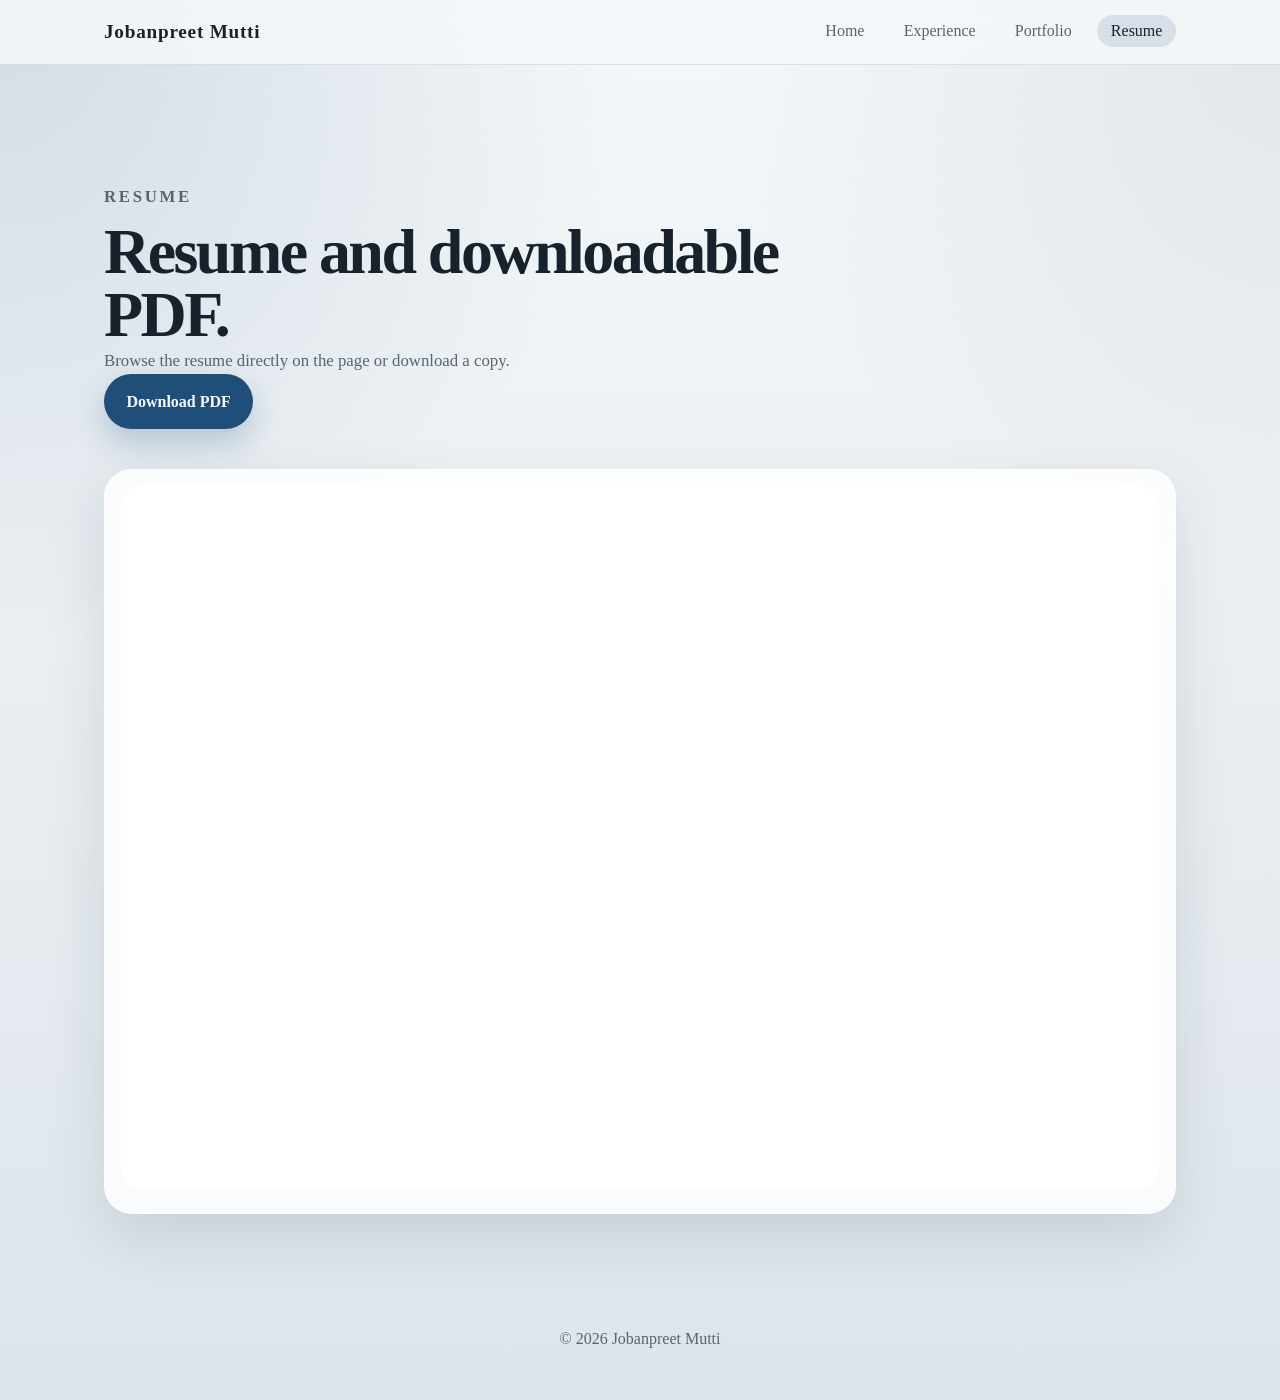
<file: resume.html>
<!DOCTYPE html>
<html lang="en">
<head>
    <meta charset="UTF-8">
    <meta name="viewport" content="width=device-width, initial-scale=1.0">
    <title>Jobanpreet Mutti | Resume</title>
    <script async src="https://www.googletagmanager.com/gtag/js?id=G-CJGQ388N40"></script>
    <script>
        window.dataLayer = window.dataLayer || [];
        function gtag(){dataLayer.push(arguments);}
        gtag('js', new Date());
        gtag('config', 'G-CJGQ388N40');
    </script>
    <link rel="stylesheet" href="style.css">
</head>
<body>
    <header class="site-header">
        <div class="nav-container">
            <a href="index.html" class="logo">Jobanpreet Mutti</a>
            <nav aria-label="Primary navigation">
                <ul class="nav-links">
                    <li><a href="index.html">Home</a></li>
                    <li><a href="experience.html">Experience</a></li>
                    <li><a href="portfolio.html">Portfolio</a></li>
                    <li><a href="resume.html" class="active">Resume</a></li>
                </ul>
            </nav>
        </div>
    </header>

    <main class="page-shell">
        <section class="page-intro">
            <p class="eyebrow">Resume</p>
            <h1>Resume and downloadable PDF.</h1>
            <p>Browse the resume directly on the page or download a copy.</p>
            <a class="button button-primary" href="Jobanpreet%20S.%20Mutti%20Resume%20Controls%20.pdf" download>Download PDF</a>
        </section>

        <section class="resume-frame-card">
            <iframe
                class="resume-frame"
                src="Jobanpreet%20S.%20Mutti%20Resume%20Controls%20.pdf"
                title="Jobanpreet Mutti Resume PDF">
            </iframe>
        </section>
    </main>

    <footer class="site-footer">
        <p>&copy; 2026 Jobanpreet Mutti</p>
    </footer>
</body>
</html>
</file>
<file: style.css>
:root {
    --bg: #e8edf1;
    --surface: rgba(255, 255, 255, 0.82);
    --surface-strong: #fdfefe;
    --ink: #18222d;
    --muted: #586472;
    --line: rgba(24, 34, 45, 0.11);
    --accent: #1f4f78;
    --accent-deep: #163955;
    --accent-soft: #d6e3ee;
    --shadow: 0 24px 60px rgba(27, 45, 61, 0.12);
}

* {
    box-sizing: border-box;
    margin: 0;
    padding: 0;
}

html {
    scroll-behavior: smooth;
}

body {
    min-height: 100vh;
    color: var(--ink);
    font-family: Georgia, "Times New Roman", serif;
    line-height: 1.65;
    background:
        radial-gradient(circle at top left, rgba(31, 79, 120, 0.16), transparent 34%),
        radial-gradient(circle at top right, rgba(85, 107, 128, 0.12), transparent 30%),
        linear-gradient(180deg, #f5f8fa 0%, var(--bg) 55%, #dde5eb 100%);
}

a {
    color: inherit;
}

.site-header {
    position: sticky;
    top: 0;
    z-index: 10;
    backdrop-filter: blur(18px);
    background: rgba(245, 248, 250, 0.82);
    border-bottom: 1px solid var(--line);
}

.nav-container {
    max-width: 1120px;
    margin: 0 auto;
    padding: 1rem 1.5rem;
    display: flex;
    justify-content: space-between;
    align-items: center;
    gap: 1rem;
}

.logo {
    text-decoration: none;
    font-size: 1.2rem;
    font-weight: 700;
    letter-spacing: 0.04em;
}

.nav-links {
    list-style: none;
    display: flex;
    flex-wrap: wrap;
    justify-content: flex-end;
    gap: 0.75rem;
}

.nav-links a {
    text-decoration: none;
    color: var(--muted);
    padding: 0.45rem 0.85rem;
    border-radius: 999px;
    transition: background-color 180ms ease, color 180ms ease, transform 180ms ease;
}

.nav-links a:hover,
.nav-links a.active {
    color: var(--ink);
    background: rgba(31, 79, 120, 0.12);
    transform: translateY(-1px);
}

.page-shell {
    max-width: 1120px;
    margin: 0 auto;
    padding: 3rem 1.5rem 5rem;
}

.hero-panel,
.page-intro,
.timeline-card,
.text-card,
.resume-frame-card {
    animation: rise 700ms ease both;
}

.hero-panel {
    display: grid;
    grid-template-columns: minmax(0, 1.7fr) minmax(280px, 0.9fr);
    gap: 1.5rem;
    align-items: stretch;
}

.hero-copy,
.hero-card,
.timeline-card,
.text-card,
.resume-frame-card,
.project-card {
    background: var(--surface);
    border: 1px solid rgba(255, 255, 255, 0.45);
    border-radius: 28px;
    box-shadow: var(--shadow);
}

.hero-copy {
    padding: 3rem;
}

.hero-copy h1,
.page-intro h1 {
    font-size: clamp(2.7rem, 5vw, 5rem);
    line-height: 0.98;
    letter-spacing: -0.04em;
    margin-top: 0.65rem;
}

.hero-summary,
.page-intro p,
.text-card p,
.project-card p,
.timeline-card li,
.hero-card p {
    color: var(--muted);
    font-size: 1.05rem;
}

.hero-summary {
    max-width: 42rem;
    margin-top: 1.4rem;
}

.hero-actions {
    display: flex;
    flex-wrap: wrap;
    gap: 0.9rem;
    margin-top: 2rem;
}

.button {
    display: inline-flex;
    align-items: center;
    justify-content: center;
    border-radius: 999px;
    padding: 0.9rem 1.4rem;
    text-decoration: none;
    font-weight: 700;
    transition: transform 180ms ease, box-shadow 180ms ease, background-color 180ms ease;
}

.button:hover {
    transform: translateY(-2px);
}

.button-primary {
    background: var(--accent);
    color: #f8fbfd;
    box-shadow: 0 14px 30px rgba(31, 79, 120, 0.24);
}

.button-primary:hover {
    background: var(--accent-deep);
}

.button-secondary {
    background: rgba(255, 255, 255, 0.72);
    color: var(--ink);
    border: 1px solid var(--line);
}

.hero-card {
    padding: 2rem;
    display: flex;
    flex-direction: column;
    justify-content: space-between;
    background:
        linear-gradient(160deg, rgba(255, 255, 255, 0.9), rgba(214, 227, 238, 0.72)),
        var(--surface-strong);
}

.card-label,
.eyebrow {
    font-size: 0.83rem;
    font-weight: 700;
    letter-spacing: 0.16em;
    text-transform: uppercase;
    color: var(--accent-deep);
}

.hero-card h2 {
    font-size: 1.8rem;
    line-height: 1.1;
    margin: 0.7rem 0;
}

.hero-stat-list {
    display: grid;
    grid-template-columns: 1fr;
    gap: 0.9rem;
    margin-top: 2rem;
}

.hero-stat-list div {
    padding: 1.15rem 1rem;
    min-height: 5.0rem;
    border-radius: 20px;
    background: rgba(255, 255, 255, 0.55);
    border: 1px solid rgba(31, 36, 48, 0.08);
}

.credential-logos {
    display: flex;
    gap: 0.75rem;
    margin-top: 2rem;
    align-items: stretch;
}

.credential-logo-item {
    flex: 1;
    display: flex;
    flex-direction: column;
    align-items: center;
    justify-content: center;
    gap: 0.6rem;
    padding: 1.1rem 0.5rem;
    border-radius: 20px;
    background: rgba(255, 255, 255, 0.55);
    border: 1px solid rgba(31, 36, 48, 0.08);
}

.credential-logo-item img {
    width: 100%;
    max-width: 72px;
    height: 56px;
    object-fit: contain;
}

.credential-logo-item span {
    font-size: 0.75rem;
    color: var(--muted);
    text-align: center;
    line-height: 1.3;
}

.stat-number {
    display: block;
    font-size: 1.02rem;
    font-weight: 700;
    color: var(--ink);
    line-height: 1.25;
}

.stat-label {
    display: block;
    margin-top: 0.35rem;
    font-size: 0.9rem;
    color: var(--muted);
}

.content-section,
.page-intro,
.portfolio-grid,
.resume-frame-card,
.timeline-card {
    margin-top: 2rem;
}

.section-heading {
    margin-bottom: 1rem;
}

.section-heading h2 {
    font-size: clamp(1.9rem, 3vw, 3rem);
    line-height: 1.05;
    margin-top: 0.5rem;
}

.text-card {
    padding: 2rem;
}

.text-card p + p {
    margin-top: 1rem;
}

.page-intro {
    padding: 2.4rem 0 0.5rem;
    max-width: 50rem;
}

.timeline-card {
    padding: 2rem;
}

.timeline-header {
    display: flex;
    justify-content: space-between;
    align-items: flex-start;
    gap: 1rem;
    margin-bottom: 1.2rem;
}

.role-company {
    font-size: 0.95rem;
    font-weight: 700;
    letter-spacing: 0.12em;
    text-transform: uppercase;
    color: var(--accent-deep);
}

.timeline-header h2 {
    font-size: 2rem;
    line-height: 1.1;
    margin-top: 0.35rem;
}

.role-dates {
    white-space: nowrap;
    color: var(--muted);
    font-weight: 700;
}

.detail-list {
    padding-left: 1.2rem;
}

.detail-list li + li {
    margin-top: 0.9rem;
}

.portfolio-grid {
    display: grid;
    grid-template-columns: repeat(2, minmax(0, 1fr));
    gap: 1.2rem;
}

.project-card {
    padding: 1.2rem;
    animation: rise 800ms ease both;
}

.project-link {
    display: flex;
    flex-direction: column;
    text-decoration: none;
    overflow: hidden;
    position: relative;
    z-index: 0;
    cursor: pointer;
    transition: transform 220ms ease, box-shadow 220ms ease, border-color 220ms ease, background-color 220ms ease;
}

.project-link:hover {
    transform: translateY(-8px);
    z-index: 2;
    box-shadow: 0 30px 64px rgba(27, 45, 61, 0.18);
    border-color: rgba(31, 79, 120, 0.24);
    background: rgba(255, 255, 255, 0.9);
}

.project-link:hover .project-image {
    transform: scale(1.04);
    filter: saturate(1.05) contrast(1.02);
}

.project-link:hover .project-content h2 {
    color: var(--accent);
}

.project-link:hover::after {
    opacity: 1;
    transform: translateY(0);
}

.project-link::after {
    content: "";
    position: absolute;
    inset: 0;
    border-radius: 28px;
    box-shadow: inset 0 0 0 1px rgba(31, 79, 120, 0.08);
    opacity: 0;
    transform: translateY(6px);
    transition: opacity 220ms ease, transform 220ms ease;
    pointer-events: none;
}

.project-image {
    width: 100%;
    aspect-ratio: 4 / 3;
    object-fit: cover;
    border-radius: 18px;
    display: block;
    background: #dbe4eb;
    transition: transform 260ms ease, filter 260ms ease;
}

.project-content {
    padding: 1.2rem 0.25rem 0.2rem;
}

.project-details {
    max-height: 5.8rem;
    overflow: hidden;
    transition: max-height 320ms ease;
}

.project-card-expand:hover .project-details {
    max-height: 48rem;
}

.project-image-contain {
    object-fit: contain;
    padding: 1rem;
    background: #f0f4f7;
}

.project-details p + p {
    margin-top: 0.85rem;
}

.project-details ul {
    padding-left: 1.2rem;
    margin: 0;
}

.project-details ul li {
    margin-bottom: 0.55rem;
    line-height: 1.55;
}

.project-card h2 {
    font-size: 1.45rem;
    margin-bottom: 0.7rem;
    transition: color 220ms ease;
}

.resume-frame-card {
    padding: 1rem;
}

.feature-panel {
    margin-top: 2rem;
    display: grid;
    grid-template-columns: minmax(300px, 1.05fr) minmax(0, 1.15fr);
    gap: 1.2rem;
}

.feature-visual-card,
.feature-text-card,
.resource-card {
    background: var(--surface);
    border: 1px solid rgba(255, 255, 255, 0.45);
    border-radius: 28px;
    box-shadow: var(--shadow);
}

.feature-visual-card {
    padding: 1rem;
}

.feature-image {
    width: 100%;
    height: 100%;
    min-height: 20rem;
    object-fit: cover;
    border-radius: 20px;
    display: block;
    background: #dbe4eb;
}

.feature-text-card {
    padding: 2rem;
}

.feature-text-card h2 {
    font-size: 2rem;
    line-height: 1.08;
    margin: 0.65rem 0 1rem;
}

.feature-text-card p + p {
    margin-top: 1rem;
}

.subsection-title {
    font-size: 1.25rem;
    line-height: 1.15;
    margin-top: 1.35rem;
    margin-bottom: 0.85rem;
}

.resource-grid {
    margin-top: 1.25rem;
    display: grid;
    grid-template-columns: repeat(2, minmax(0, 1fr));
    gap: 1.2rem;
}

.resource-card {
    padding: 1.6rem;
}

.resource-kicker {
    font-size: 0.82rem;
    font-weight: 700;
    letter-spacing: 0.14em;
    text-transform: uppercase;
    color: var(--accent-deep);
}

.resource-card h3 {
    font-size: 1.4rem;
    line-height: 1.15;
    margin: 0.55rem 0 0.75rem;
}

.resource-card p {
    color: var(--muted);
}

.resource-links {
    display: flex;
    flex-wrap: wrap;
    gap: 0.65rem;
    margin-top: 1.15rem;
}

.resource-links a {
    display: inline-flex;
    align-items: center;
    justify-content: center;
    padding: 0.55rem 0.9rem;
    border-radius: 999px;
    text-decoration: none;
    font-weight: 700;
    color: var(--accent);
    background: rgba(31, 79, 120, 0.08);
    border: 1px solid rgba(31, 79, 120, 0.11);
}

.resource-links a:hover {
    background: rgba(31, 79, 120, 0.14);
}

.resume-frame {
    width: 100%;
    min-height: 78vh;
    border: 0;
    border-radius: 20px;
    background: #ffffff;
}

/* ── Flight Controls long-form page ─────────────────── */

.story-section {
    margin-top: 3rem;
}

.story-card {
    margin-top: 1.5rem;
}

.figure-grid {
    display: grid;
    grid-template-columns: repeat(auto-fit, minmax(280px, 1fr));
    gap: 1.2rem;
    margin-top: 1.5rem;
}

.inline-figure {
    display: flex;
    flex-direction: column;
}

.inline-figure img {
    width: 100%;
    border-radius: 18px;
    display: block;
    background: #dbe4eb;
    object-fit: cover;
}

.inline-figure figcaption {
    margin-top: 0.75rem;
    font-size: 0.88rem;
    color: var(--muted);
    line-height: 1.5;
}

.equation-block {
    margin: 1.5rem 0;
    padding: 1.25rem 1.75rem;
    background: rgba(31, 79, 120, 0.05);
    border-left: 3px solid var(--accent);
    border-radius: 0 12px 12px 0;
    font-family: "Courier New", monospace;
    font-size: 0.93rem;
    color: var(--ink);
    line-height: 1.9;
}

.equation-block .eq-label {
    font-family: Georgia, serif;
    font-size: 0.82rem;
    font-weight: 700;
    letter-spacing: 0.12em;
    text-transform: uppercase;
    color: var(--accent-deep);
    margin-bottom: 0.5rem;
    display: block;
}

.subsection-h3 {
    font-size: 1.25rem;
    font-weight: 700;
    margin-top: 1.75rem;
    margin-bottom: 0.65rem;
    color: var(--ink);
}

.stat-row {
    display: flex;
    flex-wrap: wrap;
    gap: 0.85rem;
    margin: 1.25rem 0;
}

.stat-pill {
    display: inline-flex;
    flex-direction: column;
    padding: 0.85rem 1.15rem;
    border-radius: 18px;
    background: rgba(31, 79, 120, 0.06);
    border: 1px solid rgba(31, 79, 120, 0.13);
    min-width: 130px;
}

.stat-pill .pill-number {
    font-size: 1rem;
    font-weight: 700;
    color: var(--accent);
    line-height: 1.2;
    font-family: "Courier New", monospace;
}

.stat-pill .pill-label {
    font-size: 0.8rem;
    color: var(--muted);
    margin-top: 0.3rem;
    line-height: 1.35;
}

/* ── Controls Coursework collapsible sections ──────── */

.course-sections {
    display: flex;
    flex-direction: column;
    gap: 1.25rem;
    margin-top: 2.5rem;
}

.course-section {
    border: 1px solid var(--line);
    border-radius: 18px;
    background: var(--surface);
    box-shadow: 0 4px 20px rgba(27, 45, 61, 0.07);
    overflow: hidden;
}

.course-section summary {
    padding: 1.25rem 1.75rem;
    cursor: pointer;
    display: flex;
    align-items: center;
    justify-content: space-between;
    list-style: none;
    user-select: none;
    background: var(--surface-strong);
    border-bottom: 1px solid transparent;
    transition: background 0.15s;
}

.course-section[open] summary {
    border-bottom-color: var(--line);
}

.course-section summary::-webkit-details-marker {
    display: none;
}

.course-section summary span {
    font-size: 1.2rem;
    font-weight: 700;
    color: var(--ink);
    line-height: 1.35;
    flex: 1;
}

.course-section summary::after {
    content: "+";
    font-size: 1.5rem;
    font-weight: 300;
    color: var(--accent);
    margin-left: 1rem;
    flex-shrink: 0;
    line-height: 1;
}

.course-section[open] summary::after {
    content: "\2212";
}

.course-section-body {
    padding: 1.75rem;
    display: flex;
    flex-direction: column;
    gap: 1.1rem;
}

.course-section-body p {
    line-height: 1.7;
}

.course-intro-text {
    font-size: 1.05rem;
    color: var(--muted);
    line-height: 1.75;
}

.course-video-link {
    display: inline-block;
    padding: 0.65rem 1.25rem;
    background: var(--accent);
    color: #fff;
    border-radius: 10px;
    font-size: 0.95rem;
    font-weight: 600;
    text-decoration: none;
    align-self: flex-start;
    transition: background 0.15s;
}

.course-video-link:hover {
    background: var(--accent-deep);
}

.figure-caption {
    margin-top: 0.6rem;
    font-size: 0.88rem;
    color: var(--muted);
    line-height: 1.5;
}

/* ────────────────────────────────────────────────── */

.site-footer {
    padding: 2rem 1.5rem 3rem;
    text-align: center;
    color: var(--muted);
}

@keyframes rise {
    from {
        opacity: 0;
        transform: translateY(20px);
    }
    to {
        opacity: 1;
        transform: translateY(0);
    }
}

@media (max-width: 900px) {
    .hero-panel,
    .portfolio-grid,
    .feature-panel,
    .resource-grid {
        grid-template-columns: 1fr;
    }

    .timeline-header {
        flex-direction: column;
    }

    .role-dates {
        white-space: normal;
    }
}

@media (max-width: 720px) {
    .nav-container {
        flex-direction: column;
        align-items: flex-start;
    }

    .nav-links {
        justify-content: flex-start;
    }

    .page-shell {
        padding: 2rem 1rem 4rem;
    }

    .hero-copy,
    .hero-card,
    .timeline-card,
    .text-card,
    .project-card,
    .resume-frame-card {
        padding: 1.35rem;
        border-radius: 22px;
    }

    .hero-copy h1,
    .page-intro h1 {
        font-size: 2.5rem;
    }

    .resume-frame {
        min-height: 70vh;
    }
}
</file>
